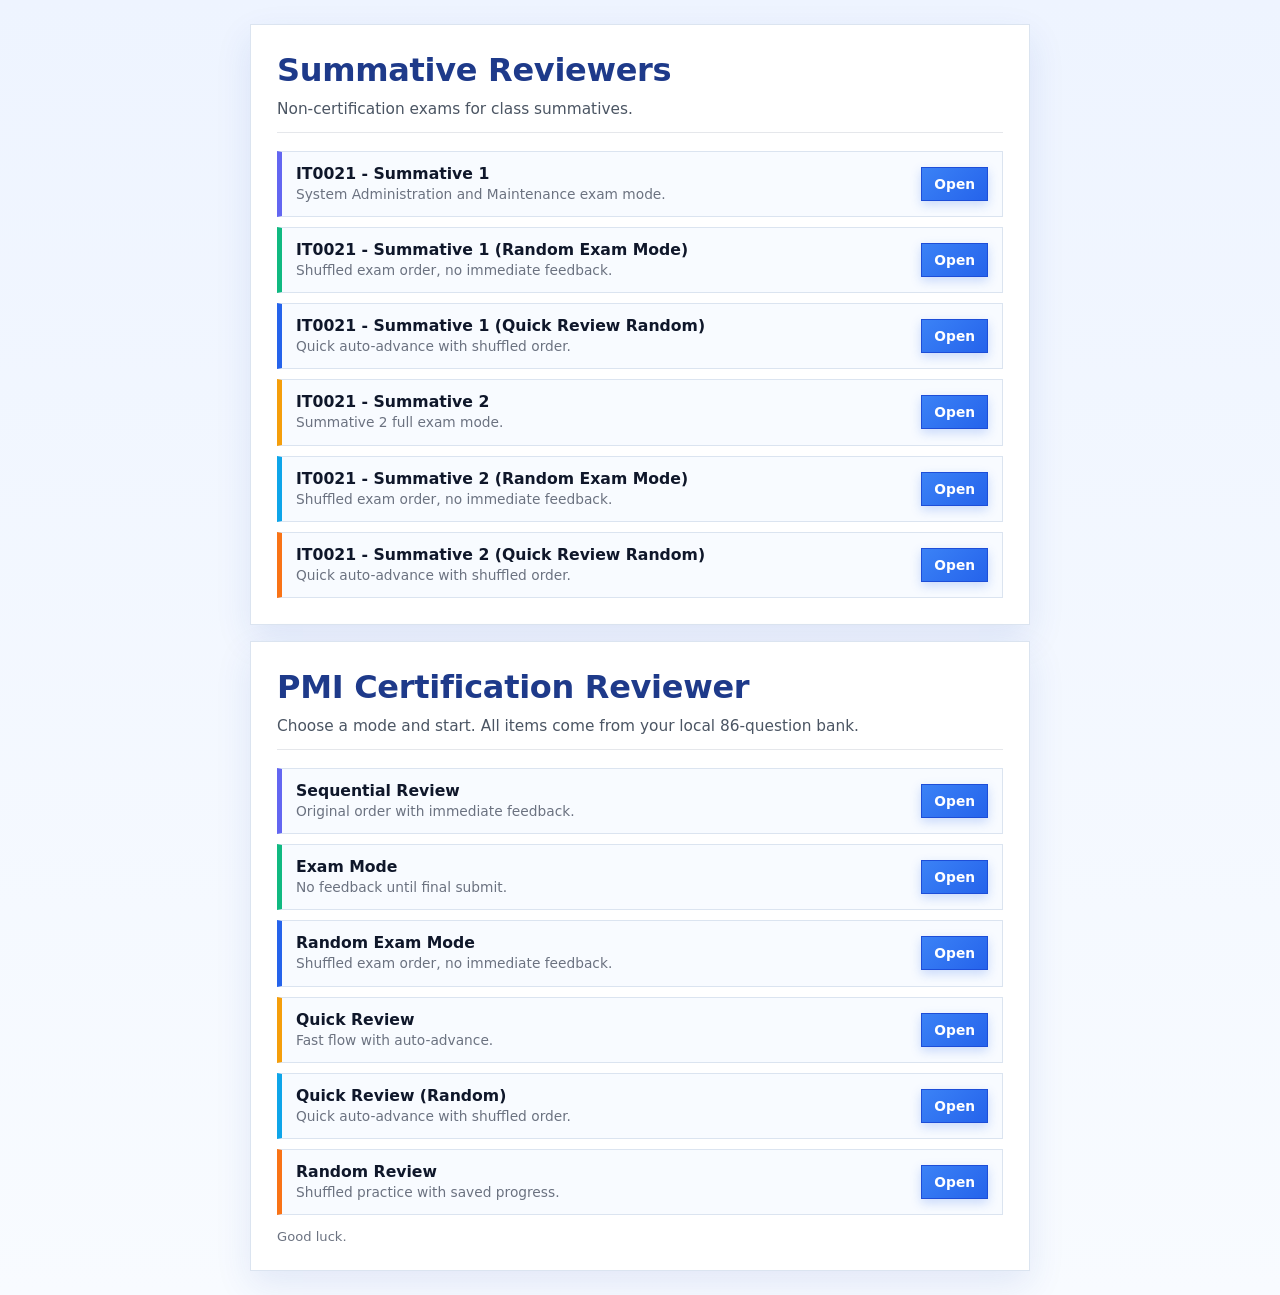
<file: index.html>
<!DOCTYPE html>
<html lang="en">
<head>
  <meta charset="UTF-8" />
  <meta name="viewport" content="width=device-width, initial-scale=1.0" />
  <title>PMI Certification Reviewer</title>
  <style>
    * { box-sizing: border-box; margin: 0; padding: 0; }

    body {
      font-family: "Segoe UI", system-ui, -apple-system, sans-serif;
      background: linear-gradient(180deg, #eef4ff 0%, #f8fbff 100%);
      color: #1f2937;
      min-height: 100vh;
      display: grid;
      place-items: center;
      padding: 24px;
    }

    .wrap {
      width: min(780px, 100%);
    }

    .panels {
      display: grid;
      gap: 16px;
    }

    .panel {
      background: #ffffff;
      border: 1px solid #dbe4f0;
      border-radius: 0;
      padding: 26px;
      box-shadow: 0 14px 34px rgba(30, 64, 175, 0.10);
    }

    h1 {
      font-size: clamp(1.5rem, 3.5vw, 2rem);
      margin-bottom: 8px;
      letter-spacing: -0.3px;
      color: #1e3a8a;
    }

    .sub {
      color: #4b5563;
      margin-bottom: 18px;
      line-height: 1.6;
      font-size: 0.96rem;
      padding-bottom: 10px;
      border-bottom: 1px solid #e5e7eb;
    }

    .modes {
      display: grid;
      gap: 10px;
    }

    .mode {
      display: flex;
      justify-content: space-between;
      align-items: center;
      gap: 14px;
      padding: 12px 14px;
      border: 1px solid #dbe4f0;
      border-radius: 0;
      background: #f8fbff;
      border-left-width: 5px;
    }

    .mode:nth-child(1) { border-left-color: #6366f1; }
    .mode:nth-child(2) { border-left-color: #10b981; }
    .mode:nth-child(3) { border-left-color: #2563eb; }
    .mode:nth-child(4) { border-left-color: #f59e0b; }
    .mode:nth-child(5) { border-left-color: #0ea5e9; }
    .mode:nth-child(6) { border-left-color: #f97316; }

    .mode-main {
      min-width: 0;
    }

    .mode-title {
      font-weight: 800;
      font-size: 0.98rem;
      margin-bottom: 2px;
      color: #0f172a;
    }

    .mode-desc {
      color: #6b7280;
      font-size: 0.86rem;
      line-height: 1.4;
    }

    .btn {
      flex-shrink: 0;
      text-decoration: none;
      font-size: 0.86rem;
      font-weight: 700;
      color: #ffffff;
      background: linear-gradient(135deg, #3b82f6 0%, #2563eb 100%);
      border: 1px solid #1d4ed8;
      border-radius: 0;
      padding: 8px 12px;
      box-shadow: 0 4px 10px rgba(37, 99, 235, 0.22);
    }

    .btn:hover {
      filter: brightness(1.05);
    }

    .foot {
      margin-top: 14px;
      color: #6b7280;
      font-size: 0.82rem;
    }

    @media (max-width: 680px) {
      .panel { padding: 20px; }
      .mode { flex-direction: column; align-items: stretch; }
      .btn { text-align: center; }
    }
  </style>
</head>
<body>
  <main class="wrap">
    <div class="panels">
      <section class="panel">
        <h1>Summative Reviewers</h1>
        <p class="sub">Non-certification exams for class summatives.</p>

        <div class="modes">
          <article class="mode">
            <div class="mode-main">
              <div class="mode-title">IT0021 - Summative 1</div>
              <div class="mode-desc">System Administration and Maintenance exam mode.</div>
            </div>
            <a class="btn" href="exams/it0021-summative-1.html">Open</a>
          </article>

          <article class="mode">
            <div class="mode-main">
              <div class="mode-title">IT0021 - Summative 1 (Random Exam Mode)</div>
              <div class="mode-desc">Shuffled exam order, no immediate feedback.</div>
            </div>
            <a class="btn" href="exams/it0021-summative-1-exam-random.html">Open</a>
          </article>

          <article class="mode">
            <div class="mode-main">
              <div class="mode-title">IT0021 - Summative 1 (Quick Review Random)</div>
              <div class="mode-desc">Quick auto-advance with shuffled order.</div>
            </div>
            <a class="btn" href="exams/it0021-summative-1-quick-random.html">Open</a>
          </article>

          <article class="mode">
            <div class="mode-main">
              <div class="mode-title">IT0021 - Summative 2</div>
              <div class="mode-desc">Summative 2 full exam mode.</div>
            </div>
            <a class="btn" href="exams/it0021-summative-2.html">Open</a>
          </article>

          <article class="mode">
            <div class="mode-main">
              <div class="mode-title">IT0021 - Summative 2 (Random Exam Mode)</div>
              <div class="mode-desc">Shuffled exam order, no immediate feedback.</div>
            </div>
            <a class="btn" href="exams/it0021-summative-2-exam-random.html">Open</a>
          </article>

          <article class="mode">
            <div class="mode-main">
              <div class="mode-title">IT0021 - Summative 2 (Quick Review Random)</div>
              <div class="mode-desc">Quick auto-advance with shuffled order.</div>
            </div>
            <a class="btn" href="exams/it0021-summative-2-quick-random.html">Open</a>
          </article>
        </div>
      </section>

      <section class="panel">
        <h1>PMI Certification Reviewer</h1>
        <p class="sub">Choose a mode and start. All items come from your local 86-question bank.</p>

        <div class="modes">
          <article class="mode">
            <div class="mode-main">
              <div class="mode-title">Sequential Review</div>
              <div class="mode-desc">Original order with immediate feedback.</div>
            </div>
            <a class="btn" href="exams/pmi.html">Open</a>
          </article>

          <article class="mode">
            <div class="mode-main">
              <div class="mode-title">Exam Mode</div>
              <div class="mode-desc">No feedback until final submit.</div>
            </div>
            <a class="btn" href="exams/pmi-exam.html">Open</a>
          </article>

          <article class="mode">
            <div class="mode-main">
              <div class="mode-title">Random Exam Mode</div>
              <div class="mode-desc">Shuffled exam order, no immediate feedback.</div>
            </div>
            <a class="btn" href="exams/pmi-exam-random.html">Open</a>
          </article>

          <article class="mode">
            <div class="mode-main">
              <div class="mode-title">Quick Review</div>
              <div class="mode-desc">Fast flow with auto-advance.</div>
            </div>
            <a class="btn" href="exams/pmi-quick.html">Open</a>
          </article>

          <article class="mode">
            <div class="mode-main">
              <div class="mode-title">Quick Review (Random)</div>
              <div class="mode-desc">Quick auto-advance with shuffled order.</div>
            </div>
            <a class="btn" href="exams/pmi-quick-random.html">Open</a>
          </article>

          <article class="mode">
            <div class="mode-main">
              <div class="mode-title">Random Review</div>
              <div class="mode-desc">Shuffled practice with saved progress.</div>
            </div>
            <a class="btn" href="exams/pmi-random.html">Open</a>
          </article>
        </div>

        <p class="foot">Good luck.</p>
      </section>
    </div>
  </main>
</body>
</html>
</file>
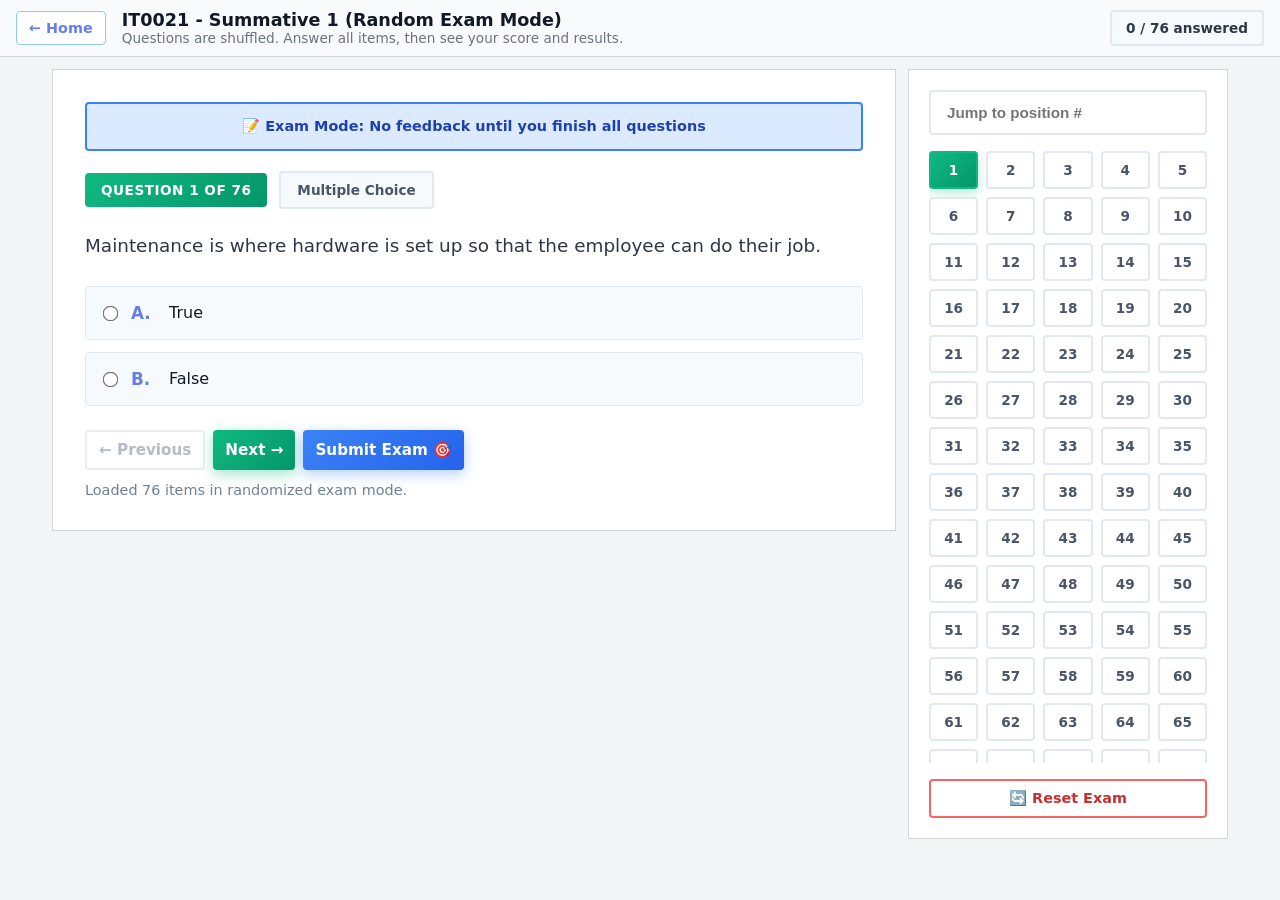
<file: exams/it0021-summative-1-exam-random.html>
<!DOCTYPE html>
<html lang="en">
<head>
  <meta charset="UTF-8" />
  <meta name="viewport" content="width=device-width, initial-scale=1.0" />
  <title>IT0021 - Summative 1 (Random Exam Mode)</title>
  <style>
    * { box-sizing: border-box; margin: 0; padding: 0; }

    body {
      font-family: 'Segoe UI', system-ui, -apple-system, sans-serif;
      background: linear-gradient(135deg, #f5f7fa 0%, #c3cfe2 100%);
      color: #1a202c;
      min-height: 100vh;
    }
    .topbar {
      position: sticky;
      top: 0;
      z-index: 20;
      background: #ffffff;
      border-bottom: 2px solid #e2e8f0;
      padding: 16px 24px;
      display: flex;
      align-items: center;
      gap: 16px;
      flex-wrap: wrap;
      box-shadow: 0 4px 12px rgba(0,0,0,0.05);
    }
    .back {
      text-decoration: none;
      color: #667eea;
      padding: 10px 18px;
      border: 2px solid #667eea;
      border-radius: 12px;
      background: #ffffff;
      font-size: .9rem;
      font-weight: 700;
      transition: all 0.3s ease;
    }
    .back:hover {
      background: #667eea;
      color: #ffffff;
      transform: translateX(-2px);
    }
    .title { font-size: 1.1rem; font-weight: 900; color: #1a202c; }
    .sub { font-size: .85rem; color: #4a5568; }
    .stats { margin-left: auto; display: flex; gap: 10px; flex-wrap: wrap; }
    .pill {
      padding: 8px 14px;
      border-radius: 100px;
      background: #f7fafc;
      border: 2px solid #e2e8f0;
      font-size: .85rem;
      font-weight: 700;
      color: #2d3748;
    }

    .app {
      max-width: 1200px;
      margin: 0 auto;
      padding: 24px;
      display: grid;
      grid-template-columns: 1fr 320px;
      gap: 24px;
      align-items: start;
    }
    @media (max-width: 860px) {
      .app { grid-template-columns: 1fr; }
      .side { position: static !important; }
    }

    .card {
      background: #ffffff;
      border: 2px solid #e2e8f0;
      border-radius: 20px;
      box-shadow: 0 10px 30px rgba(0,0,0,0.08);
    }

    .qcard { padding: 32px; }
    .qmeta { display: flex; gap: 12px; align-items: center; margin-bottom: 20px; flex-wrap: wrap; }
    .badge {
      padding: 9px 16px;
      border-radius: 100px;
      font-size: .85rem;
      font-weight: 800;
      background: linear-gradient(135deg, #10b981 0%, #059669 100%);
      color: #ffffff;
      text-transform: uppercase;
      letter-spacing: 0.5px;
    }
    .qtype {
      padding: 9px 16px;
      border-radius: 100px;
      font-size: .85rem;
      background: #f7fafc;
      border: 2px solid #e2e8f0;
      color: #4a5568;
      font-weight: 700;
    }
    .qtext {
      font-size: clamp(1rem,2vw,1.15rem);
      line-height: 1.8;
      margin-bottom: 24px;
      color: #2d3748;
      font-weight: 500;
    }

    .options { display: grid; gap: 12px; }
    .opt {
      border: 2px solid #e2e8f0;
      background: #f7fafc;
      border-radius: 16px;
      padding: 16px 18px;
      display: flex;
      gap: 14px;
      align-items: flex-start;
      cursor: pointer;
      transition: all 0.2s ease;
    }
    .opt:hover {
      border-color: #667eea;
      background: #edf2f7;
      transform: translateX(4px);
    }
    .opt input { margin-top: 4px; transform: scale(1.2); cursor: pointer; }
    .opt.selected {
      border-color: #10b981;
      background: #d1fae5;
    }
    .opt.correct {
      border-color: #48bb78;
      background: #f0fff4;
    }
    .opt.wrong {
      border-color: #f56565;
      background: #fff5f5;
    }
    .opt.disabled { pointer-events: none; cursor: default; }
    .opt-letter {
      font-weight: 900;
      min-width: 24px;
      color: #667eea;
      font-size: 1.05rem;
    }

    .study {
      border: 2px dashed #cbd5e0;
      border-radius: 16px;
      padding: 20px;
      background: #f7fafc;
      line-height: 1.8;
      color: #2d3748;
    }
    .study-answer {
      margin-top: 16px;
      padding: 18px;
      border-radius: 16px;
      border: 2px solid #10b981;
      background: #edf2f7;
      white-space: pre-wrap;
      display: none;
      color: #2d3748;
      font-weight: 500;
    }
    .study-answer.show { display: block; }

    .actions { display: flex; gap: 12px; margin-top: 24px; flex-wrap: wrap; }
    button {
      border: 0;
      border-radius: 14px;
      padding: 13px 22px;
      font-size: .95rem;
      font-weight: 800;
      cursor: pointer;
      font-family: inherit;
      transition: all 0.3s ease;
    }
    button:hover:not(:disabled) {
      transform: translateY(-2px);
      box-shadow: 0 8px 20px rgba(0,0,0,0.15);
    }
    button:disabled { opacity: .4; cursor: not-allowed; }
    .b-secondary {
      background: #ffffff;
      color: #4a5568;
      border: 2px solid #cbd5e0;
    }
    .b-secondary:hover:not(:disabled) {
      border-color: #667eea;
      color: #667eea;
    }
    .b-primary {
      background: linear-gradient(135deg, #10b981 0%, #059669 100%);
      color: #ffffff;
      box-shadow: 0 4px 14px rgba(16,185,129,0.4);
    }
    .b-finish {
      background: linear-gradient(135deg, #3b82f6 0%, #2563eb 100%);
      color: #ffffff;
      box-shadow: 0 4px 14px rgba(59,130,246,0.4);
    }

    .result {
      margin-top: 20px;
      padding: 18px;
      border-radius: 16px;
      border: 2px solid #cbd5e0;
      background: #f7fafc;
      line-height: 1.7;
      display: none;
      color: #2d3748;
    }
    .result.show { display: block; }

    .side { padding: 20px; position: sticky; top: 100px; }
    .search {
      width: 100%;
      padding: 12px 16px;
      border-radius: 14px;
      border: 2px solid #e2e8f0;
      background: #ffffff;
      color: #2d3748;
      margin-bottom: 16px;
      font-size: .95rem;
      font-weight: 600;
      transition: all 0.2s ease;
    }
    .search:focus {
      outline: none;
      border-color: #667eea;
      box-shadow: 0 0 0 3px rgba(102,126,234,0.1);
    }
    .grid {
      display: grid;
      grid-template-columns: repeat(5, 1fr);
      gap: 8px;
      max-height: 68vh;
      overflow: auto;
    }
    .nav {
      padding: 11px 0;
      border-radius: 12px;
      border: 2px solid #e2e8f0;
      background: #ffffff;
      color: #4a5568;
      font-weight: 800;
      cursor: pointer;
      font-size: .85rem;
      transition: all 0.2s ease;
    }
    .nav:hover {
      border-color: #667eea;
      transform: scale(1.05);
    }
    .nav.current {
      background: linear-gradient(135deg, #10b981 0%, #059669 100%);
      border-color: #10b981;
      color: #ffffff;
      box-shadow: 0 4px 12px rgba(16,185,129,0.3);
    }
    .nav.answered {
      background: #d1fae5;
      border-color: #10b981;
      color: #065f46;
    }
    .nav.done {
      background: #f0fff4;
      border-color: #48bb78;
      color: #22543d;
    }
    .nav.wrong {
      background: #fff5f5;
      border-color: #f56565;
      color: #742a2a;
    }
    .nav.study {
      background: #fffaf0;
      border-color: #ed8936;
      color: #7c2d12;
    }

    .status {
      margin-top: 12px;
      color: #718096;
      font-size: .9rem;
    }

    .reset-btn {
      width: 100%;
      margin-top: 16px;
      padding: 12px 16px;
      border-radius: 14px;
      border: 2px solid #f56565;
      background: #ffffff;
      color: #c53030;
      font-size: .9rem;
      font-weight: 800;
      cursor: pointer;
      transition: all 0.3s ease;
      font-family: inherit;
    }
    .reset-btn:hover {
      background: #fff5f5;
      transform: translateY(-2px);
      box-shadow: 0 4px 12px rgba(245,101,101,0.3);
    }

    .results-page {
      display: none;
      padding: 32px;
    }
    .results-page.show { display: block; }
    .score-card {
      text-align: center;
      padding: 40px;
      background: linear-gradient(135deg, #10b981 0%, #059669 100%);
      border-radius: 20px;
      color: #ffffff;
      margin-bottom: 32px;
    }
    .score-card.fail {
      background: linear-gradient(135deg, #f56565 0%, #ef4444 100%);
    }
    .score-big {
      font-size: 4rem;
      font-weight: 900;
      margin: 16px 0;
    }
    .score-label {
      font-size: 1.2rem;
      opacity: 0.95;
    }

    .review-section {
      margin-top: 24px;
    }
    .review-title {
      font-size: 1.3rem;
      font-weight: 800;
      margin-bottom: 16px;
      color: #1a202c;
    }
    .review-item {
      padding: 16px;
      border-radius: 14px;
      border: 2px solid #e2e8f0;
      background: #f7fafc;
      margin-bottom: 12px;
    }
    .review-item.correct {
      border-color: #48bb78;
      background: #f0fff4;
    }
    .review-item.wrong {
      border-color: #f56565;
      background: #fff5f5;
    }
    .review-q {
      font-weight: 700;
      margin-bottom: 8px;
      color: #2d3748;
    }
    .review-ans {
      font-size: 0.9rem;
      color: #4a5568;
      line-height: 1.6;
    }
    .review-exp {
      margin-top: 8px;
      padding-top: 8px;
      border-top: 1px solid #cbd5e0;
      font-size: 0.88rem;
      color: #718096;
      font-style: italic;
    }

    .exam-mode-notice {
      margin-bottom: 20px;
      padding: 14px 18px;
      border-radius: 14px;
      background: #dbeafe;
      border: 2px solid #3b82f6;
      color: #1e40af;
      font-size: .9rem;
      font-weight: 600;
      text-align: center;
    }
  </style>
  <link rel="stylesheet" href="./pmi-clean.css" />
</head>
<body>
  <div class="topbar">
    <a href="../index.html" class="back">← Home</a>
    <div>
      <div class="title">IT0021 - Summative 1 (Random Exam Mode)</div>
      <div class="sub">Questions are shuffled. Answer all items, then see your score and results.</div>
    </div>
    <div class="stats">
      <div class="pill" id="pillProgress">0 / 0 answered</div>
    </div>
  </div>

  <div class="app">
    <main class="card qcard">
      <div id="questionView">
        <div class="exam-mode-notice">
          📝 Exam Mode: No feedback until you finish all questions
        </div>
        <div class="qmeta">
          <span class="badge" id="qNumber">Question -</span>
          <span class="qtype" id="qType">Loading...</span>
        </div>
        <p class="qtext" id="qText">Loading questions...</p>
        <div id="contentArea"></div>
        <div class="actions">
          <button class="b-secondary" id="prevBtn">← Previous</button>
          <button class="b-primary" id="nextBtn">Next →</button>
          <button class="b-finish" id="submitBtn">Submit Exam 🎯</button>
        </div>
        <div class="status" id="loadStatus">Loaded local question bank.</div>
      </div>

      <div id="resultsView" class="results-page">
        <div class="score-card" id="scoreCard">
          <div class="score-label">Your Score</div>
          <div class="score-big" id="scoreBig">--</div>
          <div class="score-label" id="scoreText">-- out of --</div>
        </div>

        <div class="review-section">
          <div class="review-title">✅ Correct Answers (<span id="correctCount">0</span>)</div>
          <div id="correctList"></div>
        </div>

        <div class="review-section">
          <div class="review-title">❌ Incorrect Answers (<span id="wrongCount">0</span>)</div>
          <div id="wrongList"></div>
        </div>

        <div class="actions">
          <button class="b-secondary" id="retakeBtn">Retake Exam</button>
          <button class="b-primary" onclick="window.location.href='../index.html'">Back to Home</button>
        </div>
      </div>
    </main>

    <aside class="card side">
      <input class="search" id="jumpInput" placeholder="Jump to position #" inputmode="numeric" />
      <div class="grid" id="navGrid"></div>
      <button class="reset-btn" id="resetBtn">🔄 Reset Exam</button>
    </aside>
  </div>

  <script src="./it0021-summative-1-questions.js"></script>
  <script src="./pmi-interactive.js"></script>
  <script>
    const STORAGE_KEY = "it0021-summative-1-random-exam-v1";
    const LAST_SCORE_KEY = "it0021-summative-1-random-last-score-v1";
    const sourceQuestions = Array.isArray(window.IT0021_SUMMATIVE_1_QUESTIONS) ? window.IT0021_SUMMATIVE_1_QUESTIONS : [];
    let questions = [];
    let state = { current: 0, answers: {}, viewedStudy: {}, interactiveAnswers: {}, questionOrder: [], finished: false };

    function shuffleArray(array) {
      const shuffled = [...array];
      for (let i = shuffled.length - 1; i > 0; i--) {
        const j = Math.floor(Math.random() * (i + 1));
        [shuffled[i], shuffled[j]] = [shuffled[j], shuffled[i]];
      }
      return shuffled;
    }

    try {
      const saved = JSON.parse(localStorage.getItem(STORAGE_KEY) || "null");
      if (saved && typeof saved === "object" && Array.isArray(saved.questionOrder) && saved.questionOrder.length === sourceQuestions.length) {
        state = {
          current: Number.isInteger(saved.current) ? saved.current : 0,
          answers: saved.answers || {},
          viewedStudy: saved.viewedStudy || {},
          interactiveAnswers: saved.interactiveAnswers || {},
          questionOrder: saved.questionOrder,
          finished: saved.finished || false
        };
        questions = state.questionOrder.map(idx => sourceQuestions[idx]);
      } else {
        questions = shuffleArray(sourceQuestions);
        state.questionOrder = questions.map(q => sourceQuestions.indexOf(q));
      }
    } catch {
      questions = shuffleArray(sourceQuestions);
      state.questionOrder = questions.map(q => sourceQuestions.indexOf(q));
    }

    const $ = id => document.getElementById(id);
    const qNumber = $("qNumber"), qType = $("qType"), qText = $("qText"), contentArea = $("contentArea"),
          prevBtn = $("prevBtn"), nextBtn = $("nextBtn"), submitBtn = $("submitBtn"),
          navGrid = $("navGrid"), jumpInput = $("jumpInput"), loadStatus = $("loadStatus"),
          pillProgress = $("pillProgress"), resetBtn = $("resetBtn"),
          questionView = $("questionView"), resultsView = $("resultsView"),
          scoreCard = $("scoreCard"), scoreBig = $("scoreBig"), scoreText = $("scoreText"),
          correctCount = $("correctCount"), wrongCount = $("wrongCount"),
          correctList = $("correctList"), wrongList = $("wrongList"),
          retakeBtn = $("retakeBtn");

    function save() {
      localStorage.setItem(STORAGE_KEY, JSON.stringify(state));
    }

    function isInteractiveType(q) {
      return q.type === "match" || q.type === "order" || q.type === "classify";
    }

    function evaluateQuestion(q) {
      if (q.type === "mcq") {
        const ans = state.answers[q.number];
        return {
          answered: !!ans,
          correct: !!ans && !!ans.correct,
          selected: ans?.selected || null
        };
      }

      if (q.type === "match") {
        const saved = state.interactiveAnswers[q.number] || {};
        const allFilled = q.pairs.every((_, i) => !!saved[i]);
        const correct = allFilled && q.pairs.every((p, i) => saved[i] === p.left);
        return {
          answered: Object.keys(saved).length > 0,
          correct,
          response: saved
        };
      }

      if (q.type === "order") {
        const savedOrder = state.interactiveAnswers[q.number]?.order || [];
        const correct = savedOrder.length === q.items.length && savedOrder.every((item, i) => item === q.items[i]);
        return {
          answered: savedOrder.length > 0,
          correct,
          response: savedOrder
        };
      }

      if (q.type === "classify") {
        const savedBuckets = state.interactiveAnswers[q.number]?.buckets || {};
        const placedCount = Object.values(savedBuckets).reduce((sum, arr) => sum + (Array.isArray(arr) ? arr.length : 0), 0);
        const allPlacedCorrectly = q.items.every(it => Array.isArray(savedBuckets[it.category]) && savedBuckets[it.category].includes(it.text));
        const noExtras = q.categories.every(cat => (savedBuckets[cat] || []).every(text => q.items.some(it => it.text === text && it.category === cat)));
        const correct = placedCount === q.items.length && allPlacedCorrectly && noExtras;
        return {
          answered: placedCount > 0,
          correct,
          response: savedBuckets
        };
      }

      return { answered: !!state.viewedStudy[q.number], correct: false };
    }

    function getScorableQuestions() {
      return questions.filter(q => q.type === "mcq" || isInteractiveType(q));
    }

    function getEvaluatedScorableQuestions() {
      return getScorableQuestions().map(q => ({ q, result: evaluateQuestion(q) }));
    }

    function getExamScoreSnapshot() {
      const evaluated = getEvaluatedScorableQuestions();
      const correctCountValue = evaluated.filter(x => x.result.correct).length;
      const totalCountValue = evaluated.length;
      const percentValue = totalCountValue > 0 ? Math.round((correctCountValue / totalCountValue) * 100) : 0;
      return {
        correct: correctCountValue,
        total: totalCountValue,
        percent: percentValue
      };
    }

    function renderBottomStatus() {
      const baseText = `Loaded ${questions.length} items in randomized exam mode.`;
      try {
        const previous = JSON.parse(localStorage.getItem(LAST_SCORE_KEY) || "null");
        if (previous && Number.isFinite(previous.percent) && Number.isFinite(previous.correct) && Number.isFinite(previous.total)) {
          loadStatus.textContent = `${baseText} Previous score: ${previous.percent}% (${previous.correct}/${previous.total}).`;
          return;
        }
      } catch {}
      loadStatus.textContent = baseText;
    }

    function updateStats() {
      const total = questions.length;
      const answeredMcq = Object.keys(state.answers).length;
      const viewedStudy = Object.values(state.viewedStudy).filter(Boolean).length;
      const answered = answeredMcq + viewedStudy;
      pillProgress.textContent = `${answered} / ${total} answered`;
    }

    function renderNav() {
      navGrid.innerHTML = "";
      questions.forEach((q, index) => {
        const b = document.createElement("button");
        b.className = "nav";
        b.textContent = index + 1;
        if (index === state.current && !state.finished) b.classList.add("current");

        if (state.finished) {
          if (q.type === "mcq" && state.answers[q.number]) {
            b.classList.add(state.answers[q.number].correct ? "done" : "wrong");
          }
          if (isInteractiveType(q)) {
            const interactiveResult = evaluateQuestion(q);
            b.classList.add(interactiveResult.correct ? "done" : "wrong");
          } else if (q.type !== "mcq" && state.viewedStudy[q.number]) {
            b.classList.add("study");
          }
        } else {
          if (q.type === "mcq" && state.answers[q.number]) b.classList.add("answered");
          if (q.type !== "mcq" && state.viewedStudy[q.number]) b.classList.add("answered");
        }

        b.onclick = () => {
          if (!state.finished) {
            state.current = index;
            save();
            render();
          }
        };
        navGrid.appendChild(b);
      });
    }

    function renderMCQ(q) {
      const wrap = document.createElement("div");
      wrap.className = "options";
      const existing = state.answers[q.number];
      Object.entries(q.options).forEach(([key, value]) => {
        const label = document.createElement("label");
        label.className = "opt";
        const isSelected = existing && existing.selected === key;
        if (isSelected) label.classList.add("selected");
        if (existing) label.classList.add("disabled");
        label.innerHTML = `<input type="radio" name="opt" value="${key}" ${isSelected ? "checked" : ""} ${existing ? "disabled" : ""} /><span class="opt-letter">${key}.</span><span>${value}</span>`;
        if (!existing) {
          label.onclick = () => {
            wrap.querySelectorAll(".opt").forEach(o => o.classList.remove("selected"));
            label.classList.add("selected");
          };
        }
        wrap.appendChild(label);
      });
      contentArea.appendChild(wrap);
    }

    function renderStudy(q) {
      if (PMI_INTERACTIVE.isInteractive(q)) {
        PMI_INTERACTIVE.render(q, contentArea, false, () => {});

        const checkBtn = contentArea.querySelector(".ia-check-btn");
        if (checkBtn) checkBtn.remove();

        const helper = document.createElement("div");
        helper.className = "status";
        helper.style.marginTop = "10px";
        helper.textContent = "Exam mode: no instant checking. Your response is submitted when you click Next or Submit Exam.";
        contentArea.appendChild(helper);

        restoreInteractiveAnswer(q);
        return;
      }
      const box = document.createElement("div");
      box.className = "study";
      box.innerHTML = `<strong>Study Item</strong><br/>${q.question}<br/><br/><em>Click Next to mark as viewed</em>`;
      contentArea.appendChild(box);
    }

    function render() {
      if (state.finished) {
        showResults();
        return;
      }

      if (!questions.length) return;
      if (state.current < 0) state.current = 0;
      if (state.current > questions.length - 1) state.current = questions.length - 1;

      const q = questions[state.current];
      qNumber.textContent = `Question ${state.current + 1} of ${questions.length}`;
      qType.textContent = q.type === "mcq" ? "Multiple Choice" : q.type === "order" ? "Ordering" : q.type === "match" ? "Matching" : q.type === "classify" ? "Classification" : "Study Item";
      qText.textContent = q.question;

      contentArea.innerHTML = "";

      if (q.type === "mcq") renderMCQ(q);
      else renderStudy(q);

      prevBtn.disabled = state.current === 0;
      nextBtn.disabled = state.current === questions.length - 1;

      updateStats();
      renderNav();
      save();
    }

    function submitCurrentQuestion() {
      const q = questions[state.current];
      if (!q) return;

      if (q.type === "mcq") {
        if (state.answers[q.number]) return;
        const selected = contentArea.querySelector('input[name="opt"]:checked');
        if (selected) {
          state.answers[q.number] = {
            selected: selected.value,
            correct: selected.value === q.answer
          };
          save();
        }
        return;
      }

      captureInteractiveAnswer(q);
      if (!state.viewedStudy[q.number]) {
        state.viewedStudy[q.number] = true;
        save();
      }
    }

    function captureInteractiveAnswer(q) {
      if (q.type === "match") {
        const slots = contentArea.querySelectorAll(".match-slot[data-idx]");
        if (!slots.length) return;

        const answer = {};
        slots.forEach(slot => {
          const idx = slot.dataset.idx;
          const text = (slot.textContent || "").trim();
          if (text && text !== "— place here —" && !text.includes("place here")) {
            answer[idx] = text;
          }
        });

        state.interactiveAnswers[q.number] = answer;
        save();
        return;
      }

      if (q.type === "order") {
        const orderedItems = [...contentArea.querySelectorAll('.order-item span[style*="flex:1"]')]
          .map(el => (el.textContent || "").trim())
          .filter(Boolean);
        state.interactiveAnswers[q.number] = { order: orderedItems };
        save();
        return;
      }

      if (q.type === "classify") {
        const buckets = {};
        contentArea.querySelectorAll(".classify-bucket").forEach(bucket => {
          const title = (bucket.querySelector(".classify-bucket-title")?.textContent || "").trim();
          if (!title) return;
          buckets[title] = [...bucket.querySelectorAll(".classify-placed-item")]
            .map(el => (el.textContent || "").replace("✕", "").trim())
            .filter(Boolean);
        });
        state.interactiveAnswers[q.number] = { buckets };
        save();
      }
    }

    function restoreInteractiveAnswer(q) {
      if (q.type !== "match") return;
      const savedAnswer = state.interactiveAnswers[q.number];
      if (!savedAnswer || typeof savedAnswer !== "object") return;

      Object.entries(savedAnswer).forEach(([idx, value]) => {
        const safeValue = String(value).replace(/"/g, "\\\"");
        const chip = contentArea.querySelector(`.match-chip[data-val="${safeValue}"]`);
        const row = contentArea.querySelector(`.match-row .match-slot[data-idx="${idx}"]`)?.closest(".match-row");
        if (chip && row) {
          chip.click();
          row.click();
        }
      });
    }

    function showResults() {
      questionView.style.display = "none";
      resultsView.classList.add("show");

      const evaluated = getEvaluatedScorableQuestions();
      const correct = evaluated.filter(x => x.result.correct);
      const wrong = evaluated.filter(x => !x.result.correct);
      const scoreSnapshot = getExamScoreSnapshot();
      const total = scoreSnapshot.total;
      const score = scoreSnapshot.correct;
      const percentage = scoreSnapshot.percent;

      scoreBig.textContent = `${percentage}%`;
      scoreText.textContent = `${score} out of ${total} correct`;
      correctCount.textContent = correct.length;
      wrongCount.textContent = wrong.length;

      if (percentage >= 70) {
        scoreCard.classList.remove("fail");
      } else {
        scoreCard.classList.add("fail");
      }

      correctList.innerHTML = "";
      correct.forEach(({ q, result }) => {
        const item = document.createElement("div");
        item.className = "review-item correct";
        if (q.type === "mcq") {
          item.innerHTML = `
            <div class="review-q">Q${q.number}: ${q.question}</div>
            <div class="review-ans">✅ Your answer: <strong>${result.selected}. ${q.options[result.selected]}</strong></div>
            ${q.explanation ? `<div class="review-exp">${q.explanation}</div>` : ''}
          `;
        } else {
          item.innerHTML = `
            <div class="review-q">Q${q.number}: ${q.question}</div>
            <div class="review-ans">✅ Your interactive response is correct.</div>
            ${q.explanation ? `<div class="review-exp">${q.explanation}</div>` : ''}
          `;
        }
        correctList.appendChild(item);
      });

      wrongList.innerHTML = "";
      wrong.forEach(({ q, result }) => {
        const item = document.createElement("div");
        item.className = "review-item wrong";
        if (q.type === "mcq") {
          const hasAnswer = !!result.selected;
          item.innerHTML = `
            <div class="review-q">Q${q.number}: ${q.question}</div>
            <div class="review-ans">
              ${hasAnswer
                ? `❌ Your answer: <strong>${result.selected}. ${q.options[result.selected]}</strong><br/>`
                : `❌ Your answer: <strong>(unanswered)</strong><br/>`}
              ✅ Correct answer: <strong>${q.answer}. ${q.options[q.answer]}</strong>
            </div>
            ${q.explanation ? `<div class="review-exp">${q.explanation}</div>` : ''}
          `;
        } else {
          item.innerHTML = `
            <div class="review-q">Q${q.number}: ${q.question}</div>
            <div class="review-ans">❌ Your interactive response is incomplete or incorrect.</div>
            ${q.explanation ? `<div class="review-exp">${q.explanation}</div>` : ''}
          `;
        }
        wrongList.appendChild(item);
      });

      renderNav();
    }

    prevBtn.onclick = () => {
      if (state.current > 0) {
        state.current -= 1;
        render();
      }
    };

    submitBtn.onclick = () => {
      submitCurrentQuestion();
      const answered = Object.keys(state.answers).length + Object.values(state.viewedStudy).filter(Boolean).length;
      const total = questions.length;
      const unanswered = total - answered;
      const msg = unanswered > 0
        ? `You have ${unanswered} unanswered question(s). Submit anyway and see your score?`
        : "Submit the exam and see your results?";
      if (confirm(msg)) {
        state.finished = true;
        save();
        showResults();
      }
    };

    nextBtn.onclick = () => {
      submitCurrentQuestion();
      if (state.current < questions.length - 1) {
        state.current += 1;
        render();
      }
    };

    jumpInput.onkeydown = (e) => {
      if (e.key !== "Enter") return;
      const num = parseInt(jumpInput.value, 10);
      if (!Number.isNaN(num) && num >= 1 && num <= questions.length) {
        state.current = num - 1;
        render();
      }
      jumpInput.value = "";
    };

    resetBtn.onclick = () => {
      const confirmed = confirm("Reset the exam? This will clear all your answers and start fresh.");
      if (confirmed) {
        localStorage.removeItem(STORAGE_KEY);
        questions = shuffleArray(sourceQuestions);
        state = {
          current: 0,
          answers: {},
          viewedStudy: {},
          interactiveAnswers: {},
          questionOrder: questions.map(q => sourceQuestions.indexOf(q)),
          finished: false
        };
        location.reload();
      }
    };

    retakeBtn.onclick = () => {
      const previousScore = getExamScoreSnapshot();
      localStorage.setItem(LAST_SCORE_KEY, JSON.stringify(previousScore));
      localStorage.removeItem(STORAGE_KEY);
      questions = shuffleArray(sourceQuestions);
      state = {
        current: 0,
        answers: {},
        viewedStudy: {},
        interactiveAnswers: {},
        questionOrder: questions.map(q => sourceQuestions.indexOf(q)),
        finished: false
      };
      resultsView.classList.remove("show");
      questionView.style.display = "block";
      renderBottomStatus();
      render();
    };

    document.addEventListener("keydown", (e) => {
      if (state.finished) return;
      if (e.key === "ArrowRight" && state.current < questions.length - 1) {
        nextBtn.click();
      }
      if (e.key === "ArrowLeft" && state.current > 0) {
        state.current--;
        render();
      }
    });

    if (questions.length > 0) {
      renderBottomStatus();
      if (state.finished) {
        showResults();
      } else {
        render();
      }
    } else {
      loadStatus.textContent = "Failed to load local question bank.";
      qType.textContent = "Load Error";
      qText.textContent = "Could not load local question data. Ensure exams/it0021-summative-1-questions.js is available.";
      prevBtn.disabled = true;
      nextBtn.disabled = true;
    }
  </script>
</body>
</html>
</file>
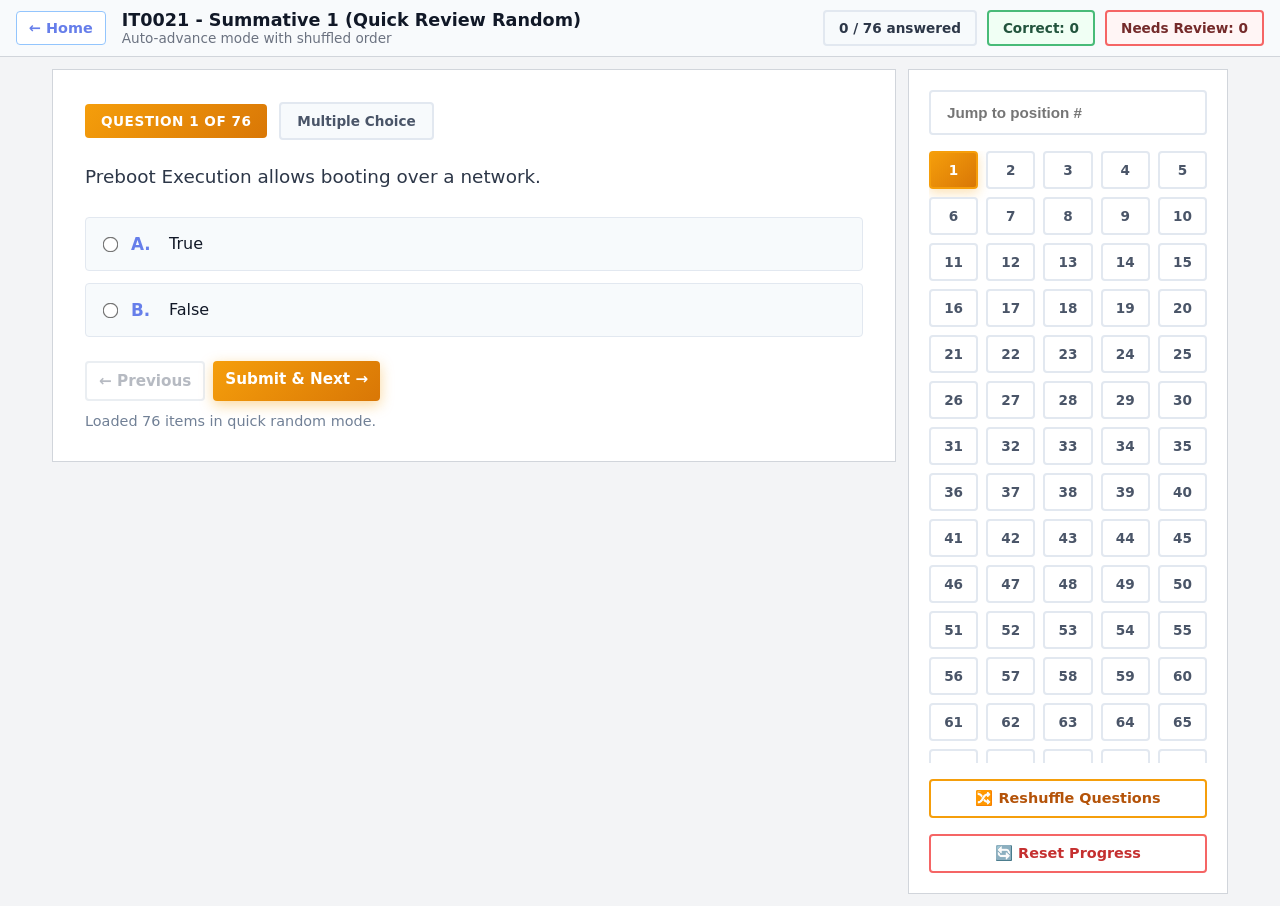
<file: exams/it0021-summative-1-quick-random.html>
<!DOCTYPE html>
<html lang="en">
<head>
  <meta charset="UTF-8" />
  <meta name="viewport" content="width=device-width, initial-scale=1.0" />
  <title>IT0021 - Summative 1 (Quick Review Random)</title>
  <style>
    * { box-sizing: border-box; margin: 0; padding: 0; }

    body {
      font-family: 'Segoe UI', system-ui, -apple-system, sans-serif;
      background: linear-gradient(135deg, #f5f7fa 0%, #c3cfe2 100%);
      color: #1a202c;
      min-height: 100vh;
    }
    .topbar {
      position: sticky;
      top: 0;
      z-index: 20;
      background: #ffffff;
      border-bottom: 2px solid #e2e8f0;
      padding: 16px 24px;
      display: flex;
      align-items: center;
      gap: 16px;
      flex-wrap: wrap;
      box-shadow: 0 4px 12px rgba(0,0,0,0.05);
    }
    .back {
      text-decoration: none;
      color: #667eea;
      padding: 10px 18px;
      border: 2px solid #667eea;
      border-radius: 12px;
      background: #ffffff;
      font-size: .9rem;
      font-weight: 700;
      transition: all 0.3s ease;
    }
    .back:hover {
      background: #667eea;
      color: #ffffff;
      transform: translateX(-2px);
    }
    .title { font-size: 1.1rem; font-weight: 900; color: #1a202c; }
    .sub { font-size: .85rem; color: #4a5568; }
    .stats { margin-left: auto; display: flex; gap: 10px; flex-wrap: wrap; }
    .pill {
      padding: 8px 14px;
      border-radius: 100px;
      background: #f7fafc;
      border: 2px solid #e2e8f0;
      font-size: .85rem;
      font-weight: 700;
      color: #2d3748;
    }

    .app {
      max-width: 1200px;
      margin: 0 auto;
      padding: 24px;
      display: grid;
      grid-template-columns: 1fr 320px;
      gap: 24px;
      align-items: start;
    }
    @media (max-width: 860px) {
      .app { grid-template-columns: 1fr; }
      .side { position: static !important; }
    }

    .card {
      background: #ffffff;
      border: 2px solid #e2e8f0;
      border-radius: 20px;
      box-shadow: 0 10px 30px rgba(0,0,0,0.08);
    }

    .qcard { padding: 32px; }
    .qmeta { display: flex; gap: 12px; align-items: center; margin-bottom: 20px; flex-wrap: wrap; }
    .badge {
      padding: 9px 16px;
      border-radius: 100px;
      font-size: .85rem;
      font-weight: 800;
      background: linear-gradient(135deg, #f59e0b 0%, #d97706 100%);
      color: #ffffff;
      text-transform: uppercase;
      letter-spacing: 0.5px;
    }
    .qtype {
      padding: 9px 16px;
      border-radius: 100px;
      font-size: .85rem;
      background: #f7fafc;
      border: 2px solid #e2e8f0;
      color: #4a5568;
      font-weight: 700;
    }
    .qtext {
      font-size: clamp(1rem,2vw,1.15rem);
      line-height: 1.8;
      margin-bottom: 24px;
      color: #2d3748;
      font-weight: 500;
    }

    .options { display: grid; gap: 12px; }
    .opt {
      border: 2px solid #e2e8f0;
      background: #f7fafc;
      border-radius: 16px;
      padding: 16px 18px;
      display: flex;
      gap: 14px;
      align-items: flex-start;
      cursor: pointer;
      transition: all 0.2s ease;
    }
    .opt:hover {
      border-color: #667eea;
      background: #edf2f7;
      transform: translateX(4px);
    }
    .opt input { margin-top: 4px; transform: scale(1.2); cursor: pointer; }
    .opt.correct {
      border-color: #48bb78;
      background: #f0fff4;
    }
    .opt.wrong {
      border-color: #f56565;
      background: #fff5f5;
    }
    .opt.disabled { pointer-events: none; cursor: default; }
    .opt-letter {
      font-weight: 900;
      min-width: 24px;
      color: #667eea;
      font-size: 1.05rem;
    }

    .study {
      border: 2px dashed #cbd5e0;
      border-radius: 16px;
      padding: 20px;
      background: #f7fafc;
      line-height: 1.8;
      color: #2d3748;
    }
    .study-answer {
      margin-top: 16px;
      padding: 18px;
      border-radius: 16px;
      border: 2px solid #667eea;
      background: #edf2f7;
      white-space: pre-wrap;
      display: none;
      color: #2d3748;
      font-weight: 500;
    }
    .study-answer.show { display: block; }

    .actions { display: flex; gap: 12px; margin-top: 24px; flex-wrap: wrap; }
    button {
      border: 0;
      border-radius: 14px;
      padding: 13px 22px;
      font-size: .95rem;
      font-weight: 800;
      cursor: pointer;
      font-family: inherit;
      transition: all 0.3s ease;
    }
    button:hover:not(:disabled) {
      transform: translateY(-2px);
      box-shadow: 0 8px 20px rgba(0,0,0,0.15);
    }
    button:disabled { opacity: .4; cursor: not-allowed; }
    .b-secondary {
      background: #ffffff;
      color: #4a5568;
      border: 2px solid #cbd5e0;
    }
    .b-secondary:hover:not(:disabled) {
      border-color: #667eea;
      color: #667eea;
    }
    .b-primary {
      background: linear-gradient(135deg, #f59e0b 0%, #d97706 100%);
      color: #ffffff;
      box-shadow: 0 4px 14px rgba(245,158,11,0.4);
    }
    .b-reveal {
      background: linear-gradient(135deg, #f59e0b 0%, #d97706 100%);
      color: #ffffff;
      box-shadow: 0 4px 14px rgba(245,158,11,0.4);
    }

    .result {
      margin-top: 20px;
      padding: 18px;
      border-radius: 16px;
      border: 2px solid #cbd5e0;
      background: #f7fafc;
      line-height: 1.7;
      display: none;
      color: #2d3748;
    }
    .result.show { display: block; }
    .result.correct {
      border-color: #48bb78;
      background: #f0fff4;
      color: #22543d;
    }
    .result.wrong {
      border-color: #f56565;
      background: #fff5f5;
      color: #742a2a;
    }

    .side { padding: 20px; position: sticky; top: 100px; }
    .search {
      width: 100%;
      padding: 12px 16px;
      border-radius: 14px;
      border: 2px solid #e2e8f0;
      background: #ffffff;
      color: #2d3748;
      margin-bottom: 16px;
      font-size: .95rem;
      font-weight: 600;
      transition: all 0.2s ease;
    }
    .search:focus {
      outline: none;
      border-color: #667eea;
      box-shadow: 0 0 0 3px rgba(102,126,234,0.1);
    }
    .grid {
      display: grid;
      grid-template-columns: repeat(5, 1fr);
      gap: 8px;
      max-height: 68vh;
      overflow: auto;
    }
    .nav {
      padding: 11px 0;
      border-radius: 12px;
      border: 2px solid #e2e8f0;
      background: #ffffff;
      color: #4a5568;
      font-weight: 800;
      cursor: pointer;
      font-size: .85rem;
      transition: all 0.2s ease;
    }
    .nav:hover {
      border-color: #667eea;
      transform: scale(1.05);
    }
    .nav.current {
      background: linear-gradient(135deg, #f59e0b 0%, #d97706 100%);
      border-color: #f59e0b;
      color: #ffffff;
      box-shadow: 0 4px 12px rgba(245,158,11,0.3);
    }
    .nav.done {
      background: #f0fff4;
      border-color: #48bb78;
      color: #22543d;
    }
    .nav.wrong {
      background: #fff5f5;
      border-color: #f56565;
      color: #742a2a;
    }
    .nav.study {
      background: #fffaf0;
      border-color: #ed8936;
      color: #7c2d12;
    }

    .status {
      margin-top: 12px;
      color: #718096;
      font-size: .9rem;
    }

    .reset-btn {
      width: 100%;
      margin-top: 16px;
      padding: 12px 16px;
      border-radius: 14px;
      border: 2px solid #f56565;
      background: #ffffff;
      color: #c53030;
      font-size: .9rem;
      font-weight: 800;
      cursor: pointer;
      transition: all 0.3s ease;
      font-family: inherit;
    }
    .reset-btn:hover {
      background: #fff5f5;
      transform: translateY(-2px);
      box-shadow: 0 4px 12px rgba(245,101,101,0.3);
    }

    .shuffle-btn {
      width: 100%;
      margin-top: 16px;
      padding: 12px 16px;
      border-radius: 14px;
      border: 2px solid #f59e0b;
      background: #ffffff;
      color: #b45309;
      font-size: .9rem;
      font-weight: 800;
      cursor: pointer;
      transition: all 0.3s ease;
      font-family: inherit;
    }
    .shuffle-btn:hover {
      background: #fffaf0;
      transform: translateY(-2px);
      box-shadow: 0 4px 12px rgba(245,158,11,0.3);
    }

    .auto-next-notice {
      margin-top: 12px;
      padding: 12px 16px;
      border-radius: 14px;
      background: #fef3c7;
      border: 2px solid #fbbf24;
      color: #92400e;
      font-size: .88rem;
      font-weight: 600;
      text-align: center;
    }
  </style>
  <link rel="stylesheet" href="./pmi-clean.css" />
</head>
<body>
  <div class="topbar">
    <a href="../index.html" class="back">← Home</a>
    <div>
      <div class="title">IT0021 - Summative 1 (Quick Review Random)</div>
      <div class="sub">Auto-advance mode with shuffled order</div>
    </div>
    <div class="stats">
      <div class="pill" id="pillProgress">0 / 0 answered</div>
      <div class="pill" id="pillCorrect" style="color:#22543d;background:#f0fff4;border-color:#48bb78">Correct: 0</div>
      <div class="pill" id="pillWrong" style="color:#742a2a;background:#fff5f5;border-color:#f56565">Needs Review: 0</div>
    </div>
  </div>

  <div class="app">
    <main class="card qcard">
      <div class="qmeta">
        <span class="badge" id="qNumber">Question -</span>
        <span class="qtype" id="qType">Loading...</span>
      </div>
      <p class="qtext" id="qText">Loading questions...</p>
      <div id="contentArea"></div>
      <div class="actions">
        <button class="b-secondary" id="prevBtn">← Previous</button>
        <button class="b-primary" id="submitBtn">Submit & Next →</button>
        <button class="b-reveal" id="revealBtn" style="display:none">Reveal & Next →</button>
      </div>
      <div class="result" id="resultBox"></div>
      <div class="auto-next-notice" id="autoNextNotice" style="display:none;">
        ⚡ Auto-advancing in <span id="countdown">2</span> seconds...
      </div>
      <div class="status" id="loadStatus">Loaded local question bank.</div>
    </main>

    <aside class="card side">
      <input class="search" id="jumpInput" placeholder="Jump to position #" inputmode="numeric" />
      <div class="grid" id="navGrid"></div>
      <button class="shuffle-btn" id="shuffleBtn">🔀 Reshuffle Questions</button>
      <button class="reset-btn" id="resetBtn">🔄 Reset Progress</button>
    </aside>
  </div>

  <script src="./it0021-summative-1-questions.js"></script>
  <script src="./pmi-interactive.js"></script>
  <script>
    const STORAGE_KEY = "it0021-summative-1-quick-random-v1";
    const sourceQuestions = Array.isArray(window.IT0021_SUMMATIVE_1_QUESTIONS) ? window.IT0021_SUMMATIVE_1_QUESTIONS : [];
    let questions = [];
    let state = { current: 0, answers: {}, viewedStudy: {}, interactiveResults: {}, interactiveAnswers: {}, questionOrder: [] };
    let autoAdvanceTimer = null;

    function shuffleArray(array) {
      const shuffled = [...array];
      for (let i = shuffled.length - 1; i > 0; i--) {
        const j = Math.floor(Math.random() * (i + 1));
        [shuffled[i], shuffled[j]] = [shuffled[j], shuffled[i]];
      }
      return shuffled;
    }

    try {
      const saved = JSON.parse(localStorage.getItem(STORAGE_KEY) || "null");
      if (saved && typeof saved === "object" && Array.isArray(saved.questionOrder) && saved.questionOrder.length === sourceQuestions.length) {
        state = {
          current: Number.isInteger(saved.current) ? saved.current : 0,
          answers: saved.answers || {},
          viewedStudy: saved.viewedStudy || {},
          interactiveResults: saved.interactiveResults || {},
          interactiveAnswers: saved.interactiveAnswers || {},
          questionOrder: saved.questionOrder
        };
        questions = state.questionOrder.map(idx => sourceQuestions[idx]);
      } else {
        questions = shuffleArray(sourceQuestions);
        state.questionOrder = questions.map(q => sourceQuestions.indexOf(q));
      }
    } catch {
      questions = shuffleArray(sourceQuestions);
      state.questionOrder = questions.map(q => sourceQuestions.indexOf(q));
    }

    const $ = id => document.getElementById(id);
    const qNumber = $("qNumber"), qType = $("qType"), qText = $("qText"), contentArea = $("contentArea"),
          resultBox = $("resultBox"), prevBtn = $("prevBtn"), submitBtn = $("submitBtn"),
          revealBtn = $("revealBtn"), navGrid = $("navGrid"), jumpInput = $("jumpInput"), loadStatus = $("loadStatus"),
          pillProgress = $("pillProgress"), pillCorrect = $("pillCorrect"), pillWrong = $("pillWrong"),
          resetBtn = $("resetBtn"), shuffleBtn = $("shuffleBtn"), autoNextNotice = $("autoNextNotice"), countdown = $("countdown");

    function save() {
      localStorage.setItem(STORAGE_KEY, JSON.stringify(state));
    }

    function clearAutoAdvance() {
      if (autoAdvanceTimer) {
        clearInterval(autoAdvanceTimer);
        autoAdvanceTimer = null;
      }
      autoNextNotice.style.display = "none";
    }

    function startAutoAdvance() {
      clearAutoAdvance();
      if (state.current === questions.length - 1) return;

      let timeLeft = 2;
      countdown.textContent = timeLeft;
      autoNextNotice.style.display = "block";

      autoAdvanceTimer = setInterval(() => {
        timeLeft--;
        countdown.textContent = timeLeft;
        if (timeLeft <= 0) {
          clearAutoAdvance();
          if (state.current < questions.length - 1) {
            state.current++;
            render();
          }
        }
      }, 1000);
    }

    function updateStats() {
      const total = questions.length;
      const answeredMcq = Object.values(state.answers).length;
      const viewedStudy = Object.values(state.viewedStudy).filter(Boolean).length;
      const answered = answeredMcq + viewedStudy;
      const interactive = Object.values(state.interactiveResults || {});
      const correct = Object.values(state.answers).filter(x => x.correct).length + interactive.filter(x => x && x.correct).length;
      const wrong = Object.values(state.answers).filter(x => !x.correct).length + interactive.filter(x => x && !x.correct).length;
      pillProgress.textContent = `${answered} / ${total} answered`;
      pillCorrect.textContent = `Correct: ${correct}`;
      pillWrong.textContent = `Needs Review: ${wrong}`;
    }

    function renderNav() {
      navGrid.innerHTML = "";
      questions.forEach((q, index) => {
        const b = document.createElement("button");
        b.className = "nav";
        b.textContent = index + 1;
        if (index === state.current) b.classList.add("current");
        if (q.type === "mcq" && state.answers[q.number]) b.classList.add(state.answers[q.number].correct ? "done" : "wrong");
        if (q.type !== "mcq" && state.viewedStudy[q.number]) {
          if (PMI_INTERACTIVE.isInteractive(q) && state.interactiveResults[q.number]) {
            b.classList.add(state.interactiveResults[q.number].correct ? "done" : "wrong");
          } else {
            b.classList.add("study");
          }
        }
        b.onclick = () => {
          clearAutoAdvance();
          state.current = index;
          save();
          render();
        };
        navGrid.appendChild(b);
      });
    }

    function renderMCQ(q) {
      const wrap = document.createElement("div");
      wrap.className = "options";
      Object.entries(q.options).forEach(([key, value]) => {
        const label = document.createElement("label");
        label.className = "opt";
        label.innerHTML = `<input type="radio" name="opt" value="${key}" /><span class="opt-letter">${key}.</span><span>${value}</span>`;
        wrap.appendChild(label);
      });
      contentArea.appendChild(wrap);

      const existing = state.answers[q.number];
      if (existing) {
        wrap.querySelectorAll(".opt").forEach(opt => {
          const input = opt.querySelector("input");
          opt.classList.add("disabled");
          input.disabled = true;
          if (input.value === existing.selected) input.checked = true;
          if (input.value === q.answer) opt.classList.add("correct");
          if (input.value === existing.selected && !existing.correct) opt.classList.add("wrong");
        });

        resultBox.className = `result show ${existing.correct ? "correct" : "wrong"}`;
        resultBox.innerHTML = `<strong>${existing.correct ? "✓ Correct!" : "✗ Incorrect"}</strong><br/>Correct answer: <strong>${q.answer}. ${q.options[q.answer]}</strong><div style="margin-top:10px;color:#4a5568">${q.explanation || ""}</div>`;
        submitBtn.style.display = "inline-flex";
        submitBtn.disabled = true;
        submitBtn.textContent = "Already Answered";
      } else {
        resultBox.className = "result";
        resultBox.innerHTML = "";
        submitBtn.style.display = "inline-flex";
        submitBtn.disabled = false;
        submitBtn.textContent = "Submit & Next →";
      }

      revealBtn.style.display = "none";
    }

    function renderStudy(q) {
      if (PMI_INTERACTIVE.isInteractive(q)) {
        const completed = !!state.viewedStudy[q.number] && !!state.interactiveResults[q.number];
        PMI_INTERACTIVE.render(q, contentArea, completed, (isCorrect, response) => {
          state.viewedStudy[q.number] = true;
          state.interactiveResults[q.number] = { correct: !!isCorrect };
          if (response) state.interactiveAnswers[q.number] = response;
          save();
          updateStats();
          renderNav();
          startAutoAdvance();
        }, state.interactiveAnswers[q.number]);
        submitBtn.style.display = "none";
        revealBtn.style.display = "none";
        return;
      }
      const box = document.createElement("div");
      box.className = "study";
      box.textContent = q.question;
      const ans = document.createElement("div");
      ans.className = "study-answer" + (state.viewedStudy[q.number] ? " show" : "");
      ans.textContent = q.answerText || "";
      box.appendChild(ans);
      contentArea.appendChild(box);

      submitBtn.style.display = "none";
      revealBtn.style.display = "inline-flex";
      revealBtn.textContent = state.viewedStudy[q.number] ? "Answer Revealed" : "Reveal & Next →";
      revealBtn.disabled = !!state.viewedStudy[q.number];

      if (state.viewedStudy[q.number]) {
        resultBox.className = "result show correct";
        resultBox.innerHTML = `<strong>Answer revealed.</strong><div style="margin-top:10px;color:#4a5568">${q.explanation || ""}</div>`;
      } else {
        resultBox.className = "result";
        resultBox.innerHTML = "";
      }
    }

    function render() {
      clearAutoAdvance();
      if (!questions.length) return;
      if (state.current < 0) state.current = 0;
      if (state.current > questions.length - 1) state.current = questions.length - 1;

      const q = questions[state.current];
      qNumber.textContent = `Question ${state.current + 1} of ${questions.length}`;
      qType.textContent = q.type === "mcq" ? "Multiple Choice" : q.type === "order" ? "Ordering" : q.type === "match" ? "Matching" : q.type === "classify" ? "Classification" : "Study Item";
      qText.textContent = q.question;

      contentArea.innerHTML = "";
      resultBox.className = "result";
      resultBox.innerHTML = "";

      if (q.type === "mcq") renderMCQ(q);
      else renderStudy(q);

      prevBtn.disabled = state.current === 0;
      updateStats();
      renderNav();
      save();
    }

    prevBtn.onclick = () => {
      clearAutoAdvance();
      if (state.current > 0) {
        state.current -= 1;
        render();
      }
    };

    submitBtn.onclick = () => {
      const q = questions[state.current];
      const selected = contentArea.querySelector('input[name="opt"]:checked');
      if (!selected) {
        resultBox.className = "result show wrong";
        resultBox.innerHTML = "<strong>Please select an answer first.</strong>";
        return;
      }
      state.answers[q.number] = { selected: selected.value, correct: selected.value === q.answer };
      save();

      const wrap = contentArea.querySelector(".options");
      wrap.querySelectorAll(".opt").forEach(opt => {
        const input = opt.querySelector("input");
        opt.classList.add("disabled");
        input.disabled = true;
        if (input.value === q.answer) opt.classList.add("correct");
        if (input.value === selected.value && selected.value !== q.answer) opt.classList.add("wrong");
      });

      const isCorrect = selected.value === q.answer;
      resultBox.className = `result show ${isCorrect ? "correct" : "wrong"}`;
      resultBox.innerHTML = `<strong>${isCorrect ? "✓ Correct!" : "✗ Incorrect"}</strong><br/>Correct answer: <strong>${q.answer}. ${q.options[q.answer]}</strong><div style="margin-top:10px;color:#4a5568">${q.explanation || ""}</div>`;
      submitBtn.disabled = true;
      submitBtn.textContent = "Already Answered";
      updateStats();
      renderNav();

      startAutoAdvance();
    };

    revealBtn.onclick = () => {
      const q = questions[state.current];
      state.viewedStudy[q.number] = true;
      save();

      const ans = contentArea.querySelector(".study-answer");
      ans.classList.add("show");
      resultBox.className = "result show correct";
      resultBox.innerHTML = `<strong>Answer revealed.</strong><div style="margin-top:10px;color:#4a5568">${q.explanation || ""}</div>`;
      revealBtn.disabled = true;
      revealBtn.textContent = "Answer Revealed";
      updateStats();
      renderNav();

      startAutoAdvance();
    };

    jumpInput.onkeydown = (e) => {
      if (e.key !== "Enter") return;
      const num = parseInt(jumpInput.value, 10);
      if (!Number.isNaN(num) && num >= 1 && num <= questions.length) {
        clearAutoAdvance();
        state.current = num - 1;
        render();
      }
      jumpInput.value = "";
    };

    shuffleBtn.onclick = () => {
      const confirmed = confirm("Reshuffle all questions? This creates a new random order but keeps your progress by question number.");
      if (confirmed) {
        clearAutoAdvance();
        questions = shuffleArray(sourceQuestions);
        state.questionOrder = questions.map(q => sourceQuestions.indexOf(q));
        state.current = 0;
        render();
      }
    };

    resetBtn.onclick = () => {
      const confirmed = confirm("Are you sure you want to reset all progress? This will clear all your answers and cannot be undone.");
      if (confirmed) {
        clearAutoAdvance();
        localStorage.removeItem(STORAGE_KEY);
        questions = shuffleArray(sourceQuestions);
        state = { current: 0, answers: {}, viewedStudy: {}, interactiveResults: {}, interactiveAnswers: {}, questionOrder: questions.map(q => sourceQuestions.indexOf(q)) };
        render();
        alert("Progress has been reset!");
      }
    };

    document.addEventListener("keydown", (e) => {
      if (e.key === "ArrowRight" && state.current < questions.length - 1) {
        clearAutoAdvance();
        state.current++;
        render();
      }
      if (e.key === "ArrowLeft" && state.current > 0) {
        clearAutoAdvance();
        state.current--;
        render();
      }
    });

    if (questions.length > 0) {
      loadStatus.textContent = `Loaded ${questions.length} items in quick random mode.`;
      render();
    } else {
      loadStatus.textContent = "Failed to load local question bank.";
      qType.textContent = "Load Error";
      qText.textContent = "Could not load local question data. Ensure exams/it0021-summative-1-questions.js is available.";
      prevBtn.disabled = true;
      submitBtn.disabled = true;
    }
  </script>
</body>
</html>
</file>
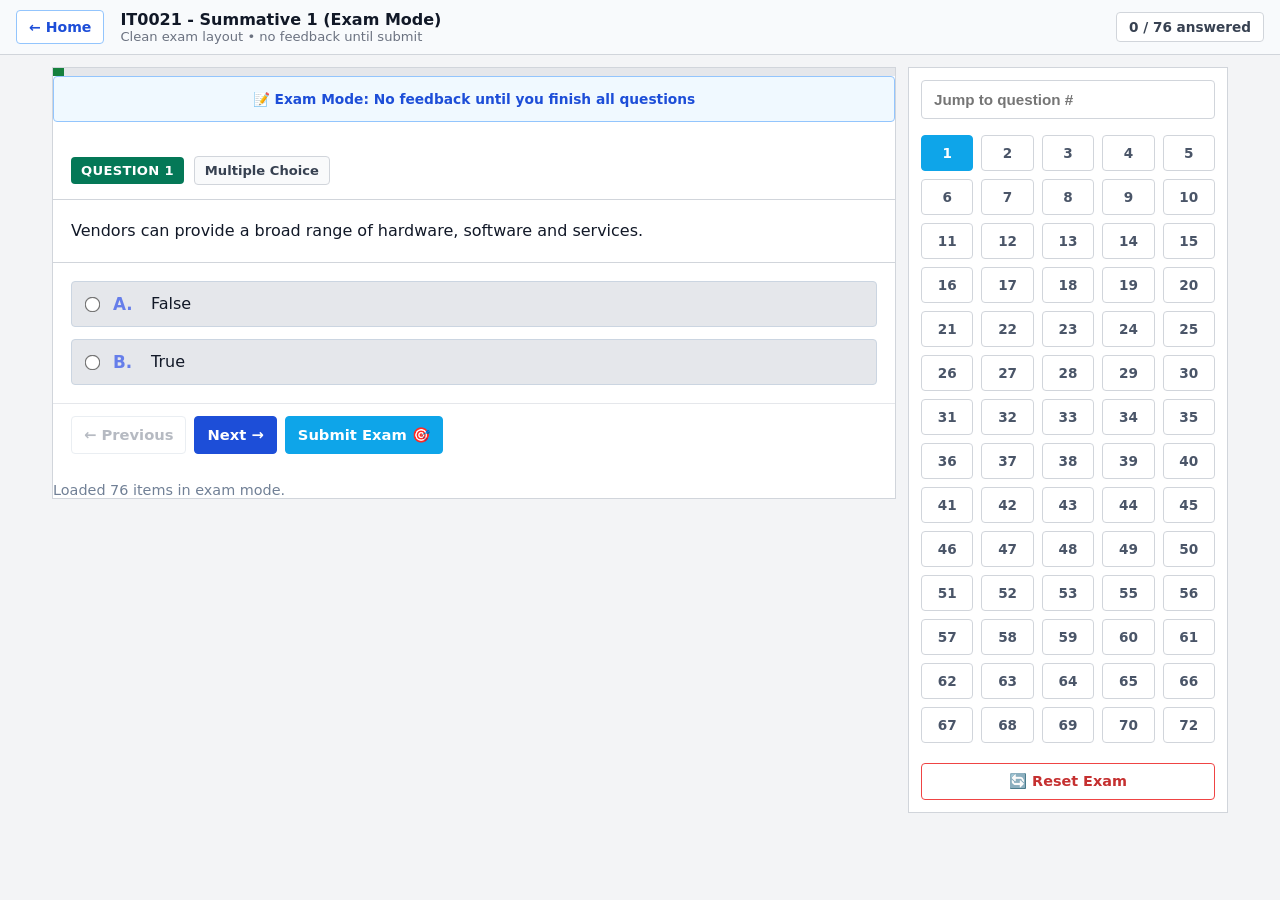
<file: exams/it0021-summative-1.html>
<!DOCTYPE html>
<html lang="en">
<head>
  <meta charset="UTF-8" />
  <meta name="viewport" content="width=device-width, initial-scale=1.0" />
  <title>IT0021 - Summative 1 (Exam Mode)</title>
  <style>
    * { box-sizing: border-box; margin: 0; padding: 0; }

    body {
      font-family: 'Segoe UI', system-ui, -apple-system, sans-serif;
      background: #f3f4f6;
      color: #111827;
      min-height: 100vh;
    }
    .topbar {
      position: sticky;
      top: 0;
      z-index: 20;
      background: #f8fafc;
      border-bottom: 1px solid #d1d5db;
      padding: 10px 16px;
      display: flex;
      align-items: center;
      gap: 16px;
      flex-wrap: wrap;
    }
    .back {
      text-decoration: none;
      color: #1d4ed8;
      padding: 8px 12px;
      border: 1px solid #93c5fd;
      border-radius: 4px;
      background: #ffffff;
      font-size: .88rem;
      font-weight: 700;
      transition: all 0.2s ease;
    }
    .back:hover {
      background: #1d4ed8;
      color: #ffffff;
    }
    .title { font-size: 1rem; font-weight: 800; color: #111827; }
    .sub { font-size: .82rem; color: #6b7280; }
    .stats { margin-left: auto; display: flex; gap: 10px; flex-wrap: wrap; }
    .pill {
      padding: 6px 12px;
      border-radius: 4px;
      background: #ffffff;
      border: 1px solid #d1d5db;
      font-size: .85rem;
      font-weight: 700;
      color: #374151;
    }

    .app {
      max-width: 1200px;
      margin: 0 auto;
      padding: 12px;
      display: grid;
      grid-template-columns: 1fr 320px;
      gap: 12px;
      align-items: start;
    }
    @media (max-width: 860px) {
      .app { grid-template-columns: 1fr; }
      .side { position: static !important; }
    }

    .card {
      background: #ffffff;
      border: 1px solid #d1d5db;
      border-radius: 0;
    }

    .qcard { padding: 0; overflow: hidden; }
    .qmeta { display: flex; gap: 10px; align-items: center; margin-bottom: 14px; flex-wrap: wrap; padding: 14px 18px 0; }
    .badge {
      padding: 6px 10px;
      border-radius: 4px;
      font-size: .82rem;
      font-weight: 800;
      background: #047857;
      color: #ffffff;
      text-transform: uppercase;
      letter-spacing: 0.3px;
    }
    .qtype {
      padding: 6px 10px;
      border-radius: 4px;
      font-size: .82rem;
      background: #f9fafb;
      border: 1px solid #d1d5db;
      color: #374151;
      font-weight: 700;
    }
    .qtext {
      font-size: 1rem;
      line-height: 1.6;
      margin: 0;
      padding: 18px;
      border-top: 1px solid #d1d5db;
      border-bottom: 1px solid #d1d5db;
      color: #111827;
      font-weight: 500;
      background: #ffffff;
    }

    .exam-progress {
      height: 8px;
      background: #e5e7eb;
      width: 100%;
    }
    .exam-progress-fill {
      height: 100%;
      width: 0%;
      background: #15803d;
      transition: width .2s ease;
    }

    #contentArea { padding: 18px; }

    .options { display: grid; gap: 12px; }
    .opt {
      border: 1px solid #cbd5e1;
      background: #e5e7eb;
      border-radius: 4px;
      padding: 12px 14px;
      display: flex;
      gap: 14px;
      align-items: flex-start;
      cursor: pointer;
      transition: background .15s ease, border-color .15s ease;
    }
    .opt:hover {
      border-color: #64748b;
      background: #d1d5db;
    }
    .opt input { margin-top: 4px; transform: scale(1.2); cursor: pointer; }
    .opt.selected {
      border-color: #1d4ed8;
      background: #dbeafe;
    }
    .opt.correct {
      border-color: #48bb78;
      background: #f0fff4;
    }
    .opt.wrong {
      border-color: #f56565;
      background: #fff5f5;
    }
    .opt.disabled { pointer-events: none; cursor: default; }
    .opt-letter {
      font-weight: 900;
      min-width: 24px;
      color: #667eea;
      font-size: 1.05rem;
    }

    .study {
      border: 1px dashed #9ca3af;
      border-radius: 4px;
      padding: 20px;
      background: #f9fafb;
      line-height: 1.8;
      color: #2d3748;
    }
    .study-answer {
      margin-top: 16px;
      padding: 18px;
      border-radius: 16px;
      border: 2px solid #10b981;
      background: #edf2f7;
      white-space: pre-wrap;
      display: none;
      color: #2d3748;
      font-weight: 500;
    }
    .study-answer.show { display: block; }

    .actions { display: flex; gap: 10px; margin: 0; padding: 12px 18px 16px; border-top: 1px solid #e5e7eb; flex-wrap: wrap; }
    button {
      border: 1px solid #cbd5e1;
      border-radius: 4px;
      padding: 9px 14px;
      font-size: .92rem;
      font-weight: 800;
      cursor: pointer;
      font-family: inherit;
      transition: all 0.15s ease;
    }
    button:hover:not(:disabled) {
      filter: brightness(0.98);
    }
    button:disabled { opacity: .4; cursor: not-allowed; }
    .b-secondary {
      background: #ffffff;
      color: #4a5568;
      border: 1px solid #cbd5e1;
    }
    .b-secondary:hover:not(:disabled) {
      border-color: #667eea;
      color: #667eea;
    }
    .b-primary {
      background: #1d4ed8;
      color: #ffffff;
      border-color: #1d4ed8;
    }
    .b-finish {
      background: #0ea5e9;
      color: #ffffff;
      border-color: #0ea5e9;
    }

    .result {
      margin-top: 20px;
      padding: 18px;
      border-radius: 16px;
      border: 2px solid #cbd5e0;
      background: #f7fafc;
      line-height: 1.7;
      display: none;
      color: #2d3748;
    }
    .result.show { display: block; }

    .side { padding: 12px; position: sticky; top: 72px; }
    .search {
      width: 100%;
      padding: 10px 12px;
      border-radius: 4px;
      border: 1px solid #d1d5db;
      background: #ffffff;
      color: #2d3748;
      margin-bottom: 16px;
      font-size: .95rem;
      font-weight: 600;
      transition: all 0.2s ease;
    }
    .search:focus {
      outline: none;
      border-color: #667eea;
      box-shadow: 0 0 0 3px rgba(102,126,234,0.1);
    }
    .grid {
      display: grid;
      grid-template-columns: repeat(5, 1fr);
      gap: 8px;
      max-height: 68vh;
      overflow: auto;
    }
    .nav {
      padding: 11px 0;
      border-radius: 4px;
      border: 1px solid #d1d5db;
      background: #ffffff;
      color: #4a5568;
      font-weight: 800;
      cursor: pointer;
      font-size: .85rem;
      transition: all 0.2s ease;
    }
    .nav:hover {
      border-color: #94a3b8;
    }
    .nav.current {
      background: #0ea5e9;
      border-color: #0ea5e9;
      color: #ffffff;
    }
    .nav.answered {
      background: #d1fae5;
      border-color: #10b981;
      color: #065f46;
    }
    .nav.done {
      background: #f0fff4;
      border-color: #48bb78;
      color: #22543d;
    }
    .nav.wrong {
      background: #fff5f5;
      border-color: #f56565;
      color: #742a2a;
    }
    .nav.study {
      background: #fffaf0;
      border-color: #ed8936;
      color: #7c2d12;
    }

    .status {
      margin-top: 12px;
      color: #718096;
      font-size: .9rem;
    }

    .reset-btn {
      width: 100%;
      margin-top: 16px;
      padding: 12px 16px;
      border-radius: 4px;
      border: 1px solid #ef4444;
      background: #ffffff;
      color: #c53030;
      font-size: .9rem;
      font-weight: 800;
      cursor: pointer;
      transition: all 0.3s ease;
      font-family: inherit;
    }
    .reset-btn:hover {
      background: #fff5f5;
    }

    .results-page {
      display: none;
      padding: 32px;
    }
    .results-page.show { display: block; }
    .score-card {
      text-align: center;
      padding: 26px;
      background: #065f46;
      border-radius: 0;
      color: #ffffff;
      margin-bottom: 32px;
    }
    .score-card.fail {
      background: #dc2626;
    }
    .score-big {
      font-size: 4rem;
      font-weight: 900;
      margin: 16px 0;
    }
    .score-label {
      font-size: 1.2rem;
      opacity: 0.95;
    }

    .review-section {
      margin-top: 24px;
    }
    .review-title {
      font-size: 1.3rem;
      font-weight: 800;
      margin-bottom: 16px;
      color: #1a202c;
    }
    .review-item {
      padding: 16px;
      border-radius: 14px;
      border: 2px solid #e2e8f0;
      background: #f7fafc;
      margin-bottom: 12px;
    }
    .review-item.correct {
      border-color: #48bb78;
      background: #f0fff4;
    }
    .review-item.wrong {
      border-color: #f56565;
      background: #fff5f5;
    }
    .review-q {
      font-weight: 700;
      margin-bottom: 8px;
      color: #2d3748;
    }
    .review-ans {
      font-size: 0.9rem;
      color: #4a5568;
      line-height: 1.6;
    }
    .review-exp {
      margin-top: 8px;
      padding-top: 8px;
      border-top: 1px solid #cbd5e0;
      font-size: 0.88rem;
      color: #718096;
      font-style: italic;
    }

    .exam-mode-notice {
      margin-bottom: 20px;
      padding: 14px 18px;
      border-radius: 0;
      background: #f0f9ff;
      border: 1px solid #93c5fd;
      color: #1d4ed8;
      font-size: .86rem;
      font-weight: 600;
      text-align: center;
    }

    @media (max-width: 700px) {
      .topbar {
        position: static;
        padding: 8px 10px;
        gap: 8px;
      }
      .back {
        padding: 6px 10px;
        font-size: .82rem;
      }
      .title { font-size: .92rem; }
      .sub { font-size: .76rem; }
      .stats {
        margin-left: 0;
        width: 100%;
        justify-content: flex-end;
      }
      .pill {
        padding: 5px 8px;
        font-size: .78rem;
      }

      .app {
        padding: 8px;
        gap: 8px;
      }
      .qmeta { padding: 10px 12px 0; margin-bottom: 10px; }
      .qtext { padding: 12px; font-size: .94rem; line-height: 1.5; }
      #contentArea { padding: 12px; }
      .actions { padding: 10px 12px 12px; gap: 8px; }
      button { padding: 8px 10px; font-size: .86rem; }
      .side { padding: 10px; }
      .grid { max-height: 42vh; }
      .exam-mode-notice { margin-bottom: 12px; padding: 10px 12px; font-size: .8rem; }
      .results-page { padding: 14px; }
      .score-big { font-size: 2.6rem; }
      .review-title { font-size: 1.05rem; }
    }

    @media (max-width: 480px) {
      .sub { display: none; }
      .qmeta { gap: 6px; }
      .badge, .qtype { font-size: .74rem; padding: 5px 8px; }
      .opt { padding: 10px; gap: 8px; }
      .opt-letter { min-width: 18px; font-size: .92rem; }
      .actions {
        display: grid;
        grid-template-columns: 1fr 1fr;
      }
      .actions .b-finish { grid-column: 1 / -1; }
      .nav { font-size: .8rem; padding: 8px 0; }
    }
  </style>
  <link rel="stylesheet" href="./pmi-clean.css" />
</head>
<body>
  <div class="topbar">
    <a href="../index.html" class="back">← Home</a>
    <div>
      <div class="title">IT0021 - Summative 1 (Exam Mode)</div>
      <div class="sub">Clean exam layout • no feedback until submit</div>
    </div>
    <div class="stats">
      <div class="pill" id="pillProgress">0 / 0 answered</div>
    </div>
  </div>

  <div class="app">
    <main class="card qcard">
      <div id="questionView">
        <div class="exam-progress"><div class="exam-progress-fill" id="examProgressFill"></div></div>
        <div class="exam-mode-notice">
          📝 Exam Mode: No feedback until you finish all questions
        </div>
        <div class="qmeta">
          <span class="badge" id="qNumber">Question -</span>
          <span class="qtype" id="qType">Loading...</span>
        </div>
        <p class="qtext" id="qText">Loading questions...</p>
        <div id="contentArea"></div>
        <div class="actions">
          <button class="b-secondary" id="prevBtn">← Previous</button>
          <button class="b-primary" id="nextBtn">Next →</button>
          <button class="b-finish" id="submitBtn">Submit Exam 🎯</button>
        </div>
        <div class="status" id="loadStatus">Loaded local question bank.</div>
      </div>

      <div id="resultsView" class="results-page">
        <div class="score-card" id="scoreCard">
          <div class="score-label">Your Score</div>
          <div class="score-big" id="scoreBig">--</div>
          <div class="score-label" id="scoreText">-- out of --</div>
        </div>

        <div class="review-section">
          <div class="review-title">✅ Correct Answers (<span id="correctCount">0</span>)</div>
          <div id="correctList"></div>
        </div>

        <div class="review-section">
          <div class="review-title">❌ Incorrect Answers (<span id="wrongCount">0</span>)</div>
          <div id="wrongList"></div>
        </div>

        <div class="actions">
          <button class="b-secondary" id="retakeBtn">Retake Exam</button>
          <button class="b-primary" onclick="window.location.href='../index.html'">Back to Home</button>
        </div>
      </div>
    </main>

    <aside class="card side">
      <input class="search" id="jumpInput" placeholder="Jump to question #" inputmode="numeric" />
      <div class="grid" id="navGrid"></div>
      <button class="reset-btn" id="resetBtn">🔄 Reset Exam</button>
    </aside>
  </div>

  <script src="./it0021-summative-1-questions.js"></script>
  <script src="./pmi-interactive.js"></script>
  <script>
    const STORAGE_KEY = "it0021-summative-1-exam-v1";
    const LAST_SCORE_KEY = "it0021-summative-1-last-score-v1";
    const questions = Array.isArray(window.IT0021_SUMMATIVE_1_QUESTIONS) ? window.IT0021_SUMMATIVE_1_QUESTIONS : [];
    let state = { current: 0, answers: {}, viewedStudy: {}, interactiveAnswers: {}, finished: false };

    try {
      const saved = JSON.parse(localStorage.getItem(STORAGE_KEY) || "null");
      if (saved && typeof saved === "object") {
        state = {
          current: Number.isInteger(saved.current) ? saved.current : 0,
          answers: saved.answers || {},
          viewedStudy: saved.viewedStudy || {},
          interactiveAnswers: saved.interactiveAnswers || {},
          finished: saved.finished || false
        };
      }
    } catch {}

    const $ = id => document.getElementById(id);
    const qNumber = $("qNumber"), qType = $("qType"), qText = $("qText"), contentArea = $("contentArea"),
          prevBtn = $("prevBtn"), nextBtn = $("nextBtn"), submitBtn = $("submitBtn"),
          navGrid = $("navGrid"), jumpInput = $("jumpInput"), loadStatus = $("loadStatus"),
          pillProgress = $("pillProgress"), resetBtn = $("resetBtn"),
          examProgressFill = $("examProgressFill"),
          questionView = $("questionView"), resultsView = $("resultsView"),
          scoreCard = $("scoreCard"), scoreBig = $("scoreBig"), scoreText = $("scoreText"),
          correctCount = $("correctCount"), wrongCount = $("wrongCount"),
          correctList = $("correctList"), wrongList = $("wrongList"),
          retakeBtn = $("retakeBtn");

    function save() {
      localStorage.setItem(STORAGE_KEY, JSON.stringify(state));
    }

    function isInteractiveType(q) {
      return q.type === "match" || q.type === "order" || q.type === "classify";
    }

    function evaluateQuestion(q) {
      if (q.type === "mcq") {
        const ans = state.answers[q.number];
        return {
          answered: !!ans,
          correct: !!ans && !!ans.correct,
          selected: ans?.selected || null
        };
      }

      if (q.type === "match") {
        const saved = state.interactiveAnswers[q.number] || {};
        const allFilled = q.pairs.every((_, i) => !!saved[i]);
        const correct = allFilled && q.pairs.every((p, i) => saved[i] === p.left);
        return {
          answered: Object.keys(saved).length > 0,
          correct,
          response: saved
        };
      }

      if (q.type === "order") {
        const savedOrder = state.interactiveAnswers[q.number]?.order || [];
        const correct = savedOrder.length === q.items.length && savedOrder.every((item, i) => item === q.items[i]);
        return {
          answered: savedOrder.length > 0,
          correct,
          response: savedOrder
        };
      }

      if (q.type === "classify") {
        const savedBuckets = state.interactiveAnswers[q.number]?.buckets || {};
        const placedCount = Object.values(savedBuckets).reduce((sum, arr) => sum + (Array.isArray(arr) ? arr.length : 0), 0);
        const allPlacedCorrectly = q.items.every(it => Array.isArray(savedBuckets[it.category]) && savedBuckets[it.category].includes(it.text));
        const noExtras = q.categories.every(cat => (savedBuckets[cat] || []).every(text => q.items.some(it => it.text === text && it.category === cat)));
        const correct = placedCount === q.items.length && allPlacedCorrectly && noExtras;
        return {
          answered: placedCount > 0,
          correct,
          response: savedBuckets
        };
      }

      return { answered: !!state.viewedStudy[q.number], correct: false };
    }

    function getScorableQuestions() {
      return questions.filter(q => q.type === "mcq" || isInteractiveType(q));
    }

    function getEvaluatedScorableQuestions() {
      return getScorableQuestions().map(q => ({ q, result: evaluateQuestion(q) }));
    }

    function getExamScoreSnapshot() {
      const evaluated = getEvaluatedScorableQuestions();
      const correctCountValue = evaluated.filter(x => x.result.correct).length;
      const totalCountValue = evaluated.length;
      const percentValue = totalCountValue > 0 ? Math.round((correctCountValue / totalCountValue) * 100) : 0;
      return {
        correct: correctCountValue,
        total: totalCountValue,
        percent: percentValue
      };
    }

    function renderBottomStatus() {
      const baseText = `Loaded ${questions.length} items in exam mode.`;
      try {
        const previous = JSON.parse(localStorage.getItem(LAST_SCORE_KEY) || "null");
        if (previous && Number.isFinite(previous.percent) && Number.isFinite(previous.correct) && Number.isFinite(previous.total)) {
          loadStatus.textContent = `${baseText} Previous score: ${previous.percent}% (${previous.correct}/${previous.total}).`;
          return;
        }
      } catch {}
      loadStatus.textContent = baseText;
    }

    function updateStats() {
      const total = questions.length;
      const answeredMcq = Object.keys(state.answers).length;
      const viewedStudy = Object.values(state.viewedStudy).filter(Boolean).length;
      const answered = answeredMcq + viewedStudy;
      pillProgress.textContent = `${answered} / ${total} answered`;
    }

    function renderNav() {
      navGrid.innerHTML = "";
      questions.forEach((q, index) => {
        const b = document.createElement("button");
        b.className = "nav";
        b.textContent = q.number;
        if (index === state.current && !state.finished) b.classList.add("current");

        if (state.finished) {
          if (q.type === "mcq" && state.answers[q.number]) {
            b.classList.add(state.answers[q.number].correct ? "done" : "wrong");
          }
          if (isInteractiveType(q)) {
            const interactiveResult = evaluateQuestion(q);
            b.classList.add(interactiveResult.correct ? "done" : "wrong");
          } else if (q.type !== "mcq" && state.viewedStudy[q.number]) {
            b.classList.add("study");
          }
        } else {
          if (q.type === "mcq" && state.answers[q.number]) b.classList.add("answered");
          if (q.type !== "mcq" && state.viewedStudy[q.number]) b.classList.add("answered");
        }

        b.onclick = () => {
          if (!state.finished) {
            state.current = index;
            save();
            render();
          }
        };
        navGrid.appendChild(b);
      });
    }

    function renderMCQ(q) {
      const wrap = document.createElement("div");
      wrap.className = "options";
      const existing = state.answers[q.number];
      Object.entries(q.options).forEach(([key, value]) => {
        const label = document.createElement("label");
        label.className = "opt";
        const isSelected = existing && existing.selected === key;
        if (isSelected) label.classList.add("selected");
        if (existing) label.classList.add("disabled");
        label.innerHTML = `<input type="radio" name="opt" value="${key}" ${isSelected ? "checked" : ""} ${existing ? "disabled" : ""} /><span class="opt-letter">${key}.</span><span>${value}</span>`;
        if (!existing) {
          label.onclick = () => {
            wrap.querySelectorAll(".opt").forEach(o => o.classList.remove("selected"));
            label.classList.add("selected");
          };
        }
        wrap.appendChild(label);
      });
      contentArea.appendChild(wrap);
    }

    function renderStudy(q) {
      if (PMI_INTERACTIVE.isInteractive(q)) {
        PMI_INTERACTIVE.render(q, contentArea, false, () => {});

        const checkBtn = contentArea.querySelector(".ia-check-btn");
        if (checkBtn) checkBtn.remove();

        const helper = document.createElement("div");
        helper.className = "status";
        helper.style.marginTop = "10px";
        helper.textContent = "Exam mode: no instant checking. Your response is submitted when you click Next or Submit Exam.";
        contentArea.appendChild(helper);

        return;
      }
      const box = document.createElement("div");
      box.className = "study";
      box.innerHTML = `<strong>Study Item</strong><br/>${q.question}<br/><br/><em>Click Next to mark as viewed</em>`;
      contentArea.appendChild(box);
    }

    function render() {
      if (state.finished) {
        showResults();
        return;
      }

      if (!questions.length) return;
      if (state.current < 0) state.current = 0;
      if (state.current > questions.length - 1) state.current = questions.length - 1;

      const q = questions[state.current];
      qNumber.textContent = `Question ${q.number}`;
      qType.textContent = q.type === "mcq" ? "Multiple Choice" : q.type === "order" ? "Ordering" : q.type === "match" ? "Matching" : q.type === "classify" ? "Classification" : "Study Item";
      qText.textContent = q.question;
      if (examProgressFill) examProgressFill.style.width = `${((state.current + 1) / questions.length) * 100}%`;

      contentArea.innerHTML = "";

      if (q.type === "mcq") renderMCQ(q);
      else renderStudy(q);

      prevBtn.disabled = state.current === 0;
      nextBtn.disabled = state.current === questions.length - 1;

      updateStats();
      renderNav();
      save();
    }

    function submitCurrentQuestion() {
      const q = questions[state.current];
      if (!q) return;

      if (q.type === "mcq") {
        if (state.answers[q.number]) return;
        const selected = contentArea.querySelector('input[name="opt"]:checked');
        if (selected) {
          state.answers[q.number] = {
            selected: selected.value,
            correct: selected.value === q.answer
          };
          save();
        }
        return;
      }

      captureInteractiveAnswer(q);
      if (!state.viewedStudy[q.number]) {
        state.viewedStudy[q.number] = true;
        save();
      }
    }

    function captureInteractiveAnswer(q) {
      if (q.type === "match") {
        const slots = contentArea.querySelectorAll(".match-slot[data-idx]");
        if (!slots.length) return;

        const answer = {};
        slots.forEach(slot => {
          const idx = slot.dataset.idx;
          const text = (slot.textContent || "").trim();
          if (text && text !== "— place here —" && !text.includes("place here")) {
            answer[idx] = text;
          }
        });

        state.interactiveAnswers[q.number] = answer;
        save();
        return;
      }

      if (q.type === "order") {
        const orderedItems = [...contentArea.querySelectorAll('.order-item span[style*="flex:1"]')]
          .map(el => (el.textContent || "").trim())
          .filter(Boolean);
        state.interactiveAnswers[q.number] = { order: orderedItems };
        save();
        return;
      }

      if (q.type === "classify") {
        const buckets = {};
        contentArea.querySelectorAll(".classify-bucket").forEach(bucket => {
          const title = (bucket.querySelector(".classify-bucket-title")?.textContent || "").trim();
          if (!title) return;
          buckets[title] = [...bucket.querySelectorAll(".classify-placed-item")]
            .map(el => (el.textContent || "").replace("✕", "").trim())
            .filter(Boolean);
        });
        state.interactiveAnswers[q.number] = { buckets };
        save();
      }
    }

    function showResults() {
      questionView.style.display = "none";
      resultsView.classList.add("show");
      if (examProgressFill) examProgressFill.style.width = "100%";

      const evaluated = getEvaluatedScorableQuestions();
      const correct = evaluated.filter(x => x.result.correct);
      const wrong = evaluated.filter(x => !x.result.correct);
      const scoreSnapshot = getExamScoreSnapshot();
      const total = scoreSnapshot.total;
      const score = scoreSnapshot.correct;
      const percentage = scoreSnapshot.percent;

      scoreBig.textContent = `${percentage}%`;
      scoreText.textContent = `${score} out of ${total} correct`;
      correctCount.textContent = correct.length;
      wrongCount.textContent = wrong.length;

      if (percentage >= 70) {
        scoreCard.classList.remove("fail");
      } else {
        scoreCard.classList.add("fail");
      }

      correctList.innerHTML = "";
      correct.forEach(({ q, result }) => {
        const item = document.createElement("div");
        item.className = "review-item correct";
        if (q.type === "mcq") {
          item.innerHTML = `
            <div class="review-q">Q${q.number}: ${q.question}</div>
            <div class="review-ans">✅ Your answer: <strong>${result.selected}. ${q.options[result.selected]}</strong></div>
            ${q.explanation ? `<div class="review-exp">${q.explanation}</div>` : ''}
          `;
        } else {
          item.innerHTML = `
            <div class="review-q">Q${q.number}: ${q.question}</div>
            <div class="review-ans">✅ Your interactive response is correct.</div>
            ${q.explanation ? `<div class="review-exp">${q.explanation}</div>` : ''}
          `;
        }
        correctList.appendChild(item);
      });

      wrongList.innerHTML = "";
      wrong.forEach(({ q, result }) => {
        const item = document.createElement("div");
        item.className = "review-item wrong";
        if (q.type === "mcq") {
          const hasAnswer = !!result.selected;
          item.innerHTML = `
            <div class="review-q">Q${q.number}: ${q.question}</div>
            <div class="review-ans">
              ${hasAnswer
                ? `❌ Your answer: <strong>${result.selected}. ${q.options[result.selected]}</strong><br/>`
                : `❌ Your answer: <strong>(unanswered)</strong><br/>`}
              ✅ Correct answer: <strong>${q.answer}. ${q.options[q.answer]}</strong>
            </div>
            ${q.explanation ? `<div class="review-exp">${q.explanation}</div>` : ''}
          `;
        } else {
          item.innerHTML = `
            <div class="review-q">Q${q.number}: ${q.question}</div>
            <div class="review-ans">❌ Your interactive response is incomplete or incorrect.</div>
            ${q.explanation ? `<div class="review-exp">${q.explanation}</div>` : ''}
          `;
        }
        wrongList.appendChild(item);
      });

      renderNav();
    }

    prevBtn.onclick = () => {
      if (state.current > 0) {
        state.current -= 1;
        render();
      }
    };

    submitBtn.onclick = () => {
      submitCurrentQuestion();
      const answered = Object.keys(state.answers).length + Object.values(state.viewedStudy).filter(Boolean).length;
      const total = questions.length;
      const unanswered = total - answered;
      const msg = unanswered > 0
        ? `You have ${unanswered} unanswered question(s). Submit anyway and see your score?`
        : "Submit the exam and see your results?";
      if (confirm(msg)) {
        state.finished = true;
        save();
        showResults();
      }
    };

    nextBtn.onclick = () => {
      submitCurrentQuestion();
      if (state.current < questions.length - 1) {
        state.current += 1;
        render();
      }
    };

    jumpInput.onkeydown = (e) => {
      if (e.key !== "Enter") return;
      const num = parseInt(jumpInput.value, 10);
      if (!Number.isNaN(num)) {
        const idx = questions.findIndex(q => q.number === num);
        if (idx >= 0) {
          state.current = idx;
          render();
        }
      }
      jumpInput.value = "";
    };

    resetBtn.onclick = () => {
      const confirmed = confirm("Reset the exam? This will clear all your answers and start fresh.");
      if (confirmed) {
        localStorage.removeItem(STORAGE_KEY);
        state = { current: 0, answers: {}, viewedStudy: {}, interactiveAnswers: {}, finished: false };
        location.reload();
      }
    };

    retakeBtn.onclick = () => {
      const previousScore = getExamScoreSnapshot();
      localStorage.setItem(LAST_SCORE_KEY, JSON.stringify(previousScore));
      localStorage.removeItem(STORAGE_KEY);
      state = { current: 0, answers: {}, viewedStudy: {}, interactiveAnswers: {}, finished: false };
      resultsView.classList.remove("show");
      questionView.style.display = "block";
      renderBottomStatus();
      render();
    };

    document.addEventListener("keydown", (e) => {
      if (state.finished) return;
      if (e.key === "ArrowRight" && state.current < questions.length - 1) {
        nextBtn.click();
      }
      if (e.key === "ArrowLeft" && state.current > 0) {
        state.current--;
        render();
      }
    });

    if (questions.length > 0) {
      renderBottomStatus();
      if (state.finished) {
        showResults();
      } else {
        render();
      }
    } else {
      loadStatus.textContent = "Failed to load local question bank.";
      qType.textContent = "Load Error";
      qText.textContent = "Could not load local question data. Ensure exams/it0021-summative-1-questions.js is available.";
      prevBtn.disabled = true;
      nextBtn.disabled = true;
    }
  </script>
</body>
</html>
</file>
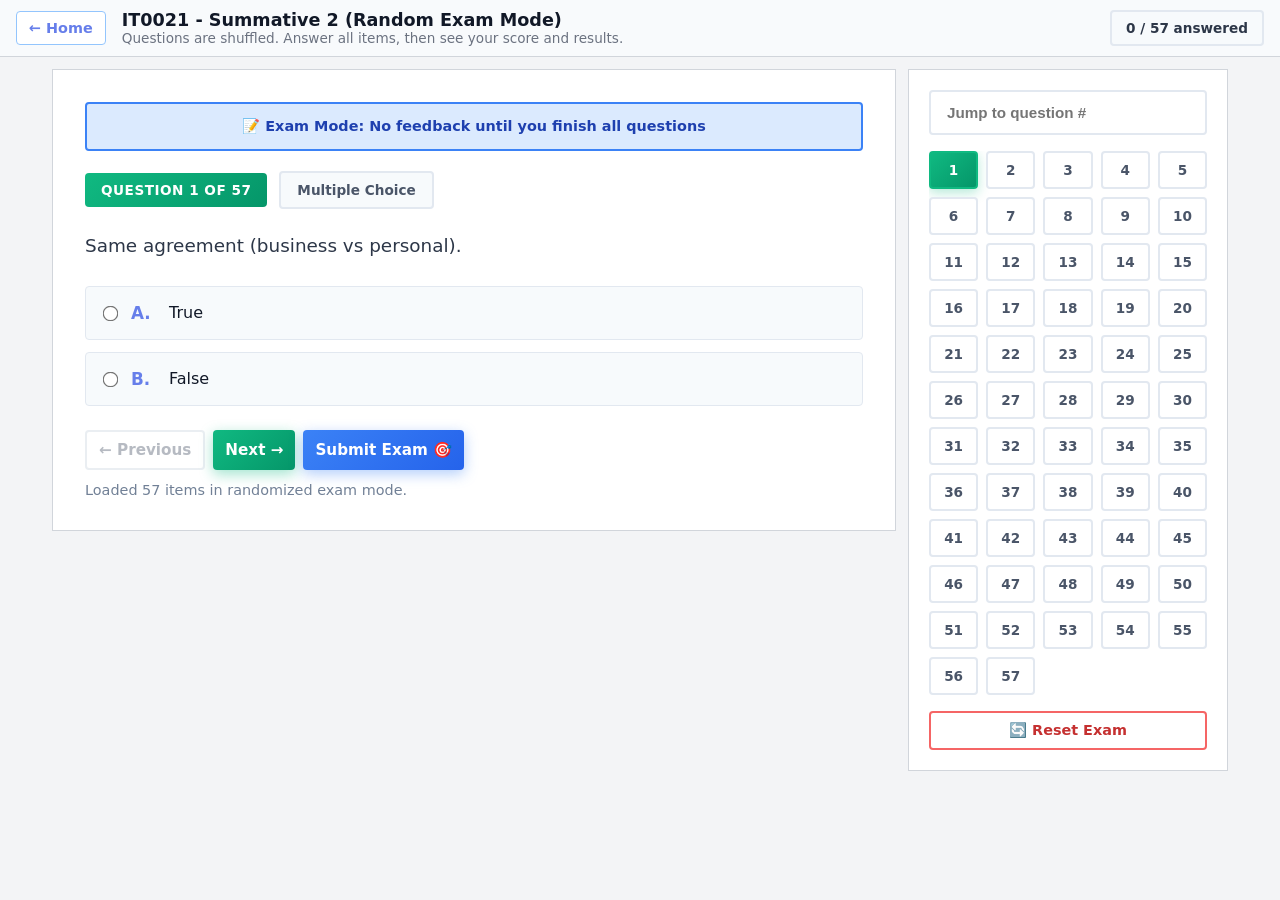
<file: exams/it0021-summative-2-exam-random.html>
<!DOCTYPE html>
<html lang="en">
<head>
  <meta charset="UTF-8" />
  <meta name="viewport" content="width=device-width, initial-scale=1.0" />
  <title>IT0021 - Summative 2 (Random Exam Mode)</title>
  <style>
    * { box-sizing: border-box; margin: 0; padding: 0; }

    body {
      font-family: 'Segoe UI', system-ui, -apple-system, sans-serif;
      background: linear-gradient(135deg, #f5f7fa 0%, #c3cfe2 100%);
      color: #1a202c;
      min-height: 100vh;
    }
    .topbar {
      position: sticky;
      top: 0;
      z-index: 20;
      background: #ffffff;
      border-bottom: 2px solid #e2e8f0;
      padding: 16px 24px;
      display: flex;
      align-items: center;
      gap: 16px;
      flex-wrap: wrap;
      box-shadow: 0 4px 12px rgba(0,0,0,0.05);
    }
    .back {
      text-decoration: none;
      color: #667eea;
      padding: 10px 18px;
      border: 2px solid #667eea;
      border-radius: 12px;
      background: #ffffff;
      font-size: .9rem;
      font-weight: 700;
      transition: all 0.3s ease;
    }
    .back:hover {
      background: #667eea;
      color: #ffffff;
      transform: translateX(-2px);
    }
    .title { font-size: 1.1rem; font-weight: 900; color: #1a202c; }
    .sub { font-size: .85rem; color: #4a5568; }
    .stats { margin-left: auto; display: flex; gap: 10px; flex-wrap: wrap; }
    .pill {
      padding: 8px 14px;
      border-radius: 100px;
      background: #f7fafc;
      border: 2px solid #e2e8f0;
      font-size: .85rem;
      font-weight: 700;
      color: #2d3748;
    }

    .app {
      max-width: 1200px;
      margin: 0 auto;
      padding: 24px;
      display: grid;
      grid-template-columns: 1fr 320px;
      gap: 24px;
      align-items: start;
    }
    @media (max-width: 860px) {
      .app { grid-template-columns: 1fr; }
      .side { position: static !important; }
    }

    .card {
      background: #ffffff;
      border: 2px solid #e2e8f0;
      border-radius: 20px;
      box-shadow: 0 10px 30px rgba(0,0,0,0.08);
    }

    .qcard { padding: 32px; }
    .qmeta { display: flex; gap: 12px; align-items: center; margin-bottom: 20px; flex-wrap: wrap; }
    .badge {
      padding: 9px 16px;
      border-radius: 100px;
      font-size: .85rem;
      font-weight: 800;
      background: linear-gradient(135deg, #10b981 0%, #059669 100%);
      color: #ffffff;
      text-transform: uppercase;
      letter-spacing: 0.5px;
    }
    .qtype {
      padding: 9px 16px;
      border-radius: 100px;
      font-size: .85rem;
      background: #f7fafc;
      border: 2px solid #e2e8f0;
      color: #4a5568;
      font-weight: 700;
    }
    .qtext {
      font-size: clamp(1rem,2vw,1.15rem);
      line-height: 1.8;
      margin-bottom: 24px;
      color: #2d3748;
      font-weight: 500;
    }

    .options { display: grid; gap: 12px; }
    .opt {
      border: 2px solid #e2e8f0;
      background: #f7fafc;
      border-radius: 16px;
      padding: 16px 18px;
      display: flex;
      gap: 14px;
      align-items: flex-start;
      cursor: pointer;
      transition: all 0.2s ease;
    }
    .opt:hover {
      border-color: #667eea;
      background: #edf2f7;
      transform: translateX(4px);
    }
    .opt input { margin-top: 4px; transform: scale(1.2); cursor: pointer; }
    .opt.selected {
      border-color: #10b981;
      background: #d1fae5;
    }
    .opt.correct {
      border-color: #48bb78;
      background: #f0fff4;
    }
    .opt.wrong {
      border-color: #f56565;
      background: #fff5f5;
    }
    .opt.disabled { pointer-events: none; cursor: default; }
    .opt-letter {
      font-weight: 900;
      min-width: 24px;
      color: #667eea;
      font-size: 1.05rem;
    }

    .study {
      border: 2px dashed #cbd5e0;
      border-radius: 16px;
      padding: 20px;
      background: #f7fafc;
      line-height: 1.8;
      color: #2d3748;
    }
    .study-answer {
      margin-top: 16px;
      padding: 18px;
      border-radius: 16px;
      border: 2px solid #10b981;
      background: #edf2f7;
      white-space: pre-wrap;
      display: none;
      color: #2d3748;
      font-weight: 500;
    }
    .study-answer.show { display: block; }

    .actions { display: flex; gap: 12px; margin-top: 24px; flex-wrap: wrap; }
    button {
      border: 0;
      border-radius: 14px;
      padding: 13px 22px;
      font-size: .95rem;
      font-weight: 800;
      cursor: pointer;
      font-family: inherit;
      transition: all 0.3s ease;
    }
    button:hover:not(:disabled) {
      transform: translateY(-2px);
      box-shadow: 0 8px 20px rgba(0,0,0,0.15);
    }
    button:disabled { opacity: .4; cursor: not-allowed; }
    .b-secondary {
      background: #ffffff;
      color: #4a5568;
      border: 2px solid #cbd5e0;
    }
    .b-secondary:hover:not(:disabled) {
      border-color: #667eea;
      color: #667eea;
    }
    .b-primary {
      background: linear-gradient(135deg, #10b981 0%, #059669 100%);
      color: #ffffff;
      box-shadow: 0 4px 14px rgba(16,185,129,0.4);
    }
    .b-finish {
      background: linear-gradient(135deg, #3b82f6 0%, #2563eb 100%);
      color: #ffffff;
      box-shadow: 0 4px 14px rgba(59,130,246,0.4);
    }

    .result {
      margin-top: 20px;
      padding: 18px;
      border-radius: 16px;
      border: 2px solid #cbd5e0;
      background: #f7fafc;
      line-height: 1.7;
      display: none;
      color: #2d3748;
    }
    .result.show { display: block; }

    .side { padding: 20px; position: sticky; top: 100px; }
    .search {
      width: 100%;
      padding: 12px 16px;
      border-radius: 14px;
      border: 2px solid #e2e8f0;
      background: #ffffff;
      color: #2d3748;
      margin-bottom: 16px;
      font-size: .95rem;
      font-weight: 600;
      transition: all 0.2s ease;
    }
    .search:focus {
      outline: none;
      border-color: #667eea;
      box-shadow: 0 0 0 3px rgba(102,126,234,0.1);
    }
    .grid {
      display: grid;
      grid-template-columns: repeat(5, 1fr);
      gap: 8px;
      max-height: 68vh;
      overflow: auto;
    }
    .nav {
      padding: 11px 0;
      border-radius: 12px;
      border: 2px solid #e2e8f0;
      background: #ffffff;
      color: #4a5568;
      font-weight: 800;
      cursor: pointer;
      font-size: .85rem;
      transition: all 0.2s ease;
    }
    .nav:hover {
      border-color: #667eea;
      transform: scale(1.05);
    }
    .nav.current {
      background: linear-gradient(135deg, #10b981 0%, #059669 100%);
      border-color: #10b981;
      color: #ffffff;
      box-shadow: 0 4px 12px rgba(16,185,129,0.3);
    }
    .nav.answered {
      background: #d1fae5;
      border-color: #10b981;
      color: #065f46;
    }
    .nav.done {
      background: #f0fff4;
      border-color: #48bb78;
      color: #22543d;
    }
    .nav.wrong {
      background: #fff5f5;
      border-color: #f56565;
      color: #742a2a;
    }
    .nav.study {
      background: #fffaf0;
      border-color: #ed8936;
      color: #7c2d12;
    }

    .status {
      margin-top: 12px;
      color: #718096;
      font-size: .9rem;
    }

    .reset-btn {
      width: 100%;
      margin-top: 16px;
      padding: 12px 16px;
      border-radius: 14px;
      border: 2px solid #f56565;
      background: #ffffff;
      color: #c53030;
      font-size: .9rem;
      font-weight: 800;
      cursor: pointer;
      transition: all 0.3s ease;
      font-family: inherit;
    }
    .reset-btn:hover {
      background: #fff5f5;
      transform: translateY(-2px);
      box-shadow: 0 4px 12px rgba(245,101,101,0.3);
    }

    .results-page {
      display: none;
      padding: 32px;
    }
    .results-page.show { display: block; }
    .score-card {
      text-align: center;
      padding: 40px;
      background: linear-gradient(135deg, #10b981 0%, #059669 100%);
      border-radius: 20px;
      color: #ffffff;
      margin-bottom: 32px;
    }
    .score-card.fail {
      background: linear-gradient(135deg, #f56565 0%, #ef4444 100%);
    }
    .score-big {
      font-size: 4rem;
      font-weight: 900;
      margin: 16px 0;
    }
    .score-label {
      font-size: 1.2rem;
      opacity: 0.95;
    }

    .review-section {
      margin-top: 24px;
    }
    .review-title {
      font-size: 1.3rem;
      font-weight: 800;
      margin-bottom: 16px;
      color: #1a202c;
    }
    .review-item {
      padding: 16px;
      border-radius: 14px;
      border: 2px solid #e2e8f0;
      background: #f7fafc;
      margin-bottom: 12px;
    }
    .review-item.correct {
      border-color: #48bb78;
      background: #f0fff4;
    }
    .review-item.wrong {
      border-color: #f56565;
      background: #fff5f5;
    }
    .review-q {
      font-weight: 700;
      margin-bottom: 8px;
      color: #2d3748;
    }
    .review-ans {
      font-size: 0.9rem;
      color: #4a5568;
      line-height: 1.6;
    }
    .review-exp {
      margin-top: 8px;
      padding-top: 8px;
      border-top: 1px solid #cbd5e0;
      font-size: 0.88rem;
      color: #718096;
      font-style: italic;
    }

    .exam-mode-notice {
      margin-bottom: 20px;
      padding: 14px 18px;
      border-radius: 14px;
      background: #dbeafe;
      border: 2px solid #3b82f6;
      color: #1e40af;
      font-size: .9rem;
      font-weight: 600;
      text-align: center;
    }
  </style>
  <link rel="stylesheet" href="./pmi-clean.css" />
</head>
<body>
  <div class="topbar">
    <a href="../index.html" class="back">← Home</a>
    <div>
      <div class="title">IT0021 - Summative 2 (Random Exam Mode)</div>
      <div class="sub">Questions are shuffled. Answer all items, then see your score and results.</div>
    </div>
    <div class="stats">
      <div class="pill" id="pillProgress">0 / 0 answered</div>
    </div>
  </div>

  <div class="app">
    <main class="card qcard">
      <div class="exam-progress"><div class="exam-progress-fill" id="examProgressFill"></div></div>
      <div class="exam-mode-notice">
        📝 Exam Mode: No feedback until you finish all questions
      </div>
      <div class="qmeta">
        <span class="badge" id="qNumber">Question -</span>
        <span class="qtype" id="qType">Loading...</span>
      </div>
      <p class="qtext" id="qText">Loading questions...</p>
      <div id="contentArea"></div>
      <div class="actions">
        <button class="b-secondary" id="prevBtn">← Previous</button>
        <button class="b-primary" id="nextBtn">Next →</button>
        <button class="b-finish" id="submitBtn">Submit Exam 🎯</button>
      </div>
      <div class="status" id="loadStatus">Loaded local question bank.</div>

      <div id="resultsView" class="results-page">
        <div class="score-card" id="scoreCard">
          <div class="score-label">Your Score</div>
          <div class="score-big" id="scoreBig">--</div>
          <div class="score-label" id="scoreText">-- out of --</div>
        </div>

        <div class="review-section">
          <div class="review-title">✅ Correct Answers (<span id="correctCount">0</span>)</div>
          <div id="correctList"></div>
        </div>

        <div class="review-section">
          <div class="review-title">❌ Incorrect Answers (<span id="wrongCount">0</span>)</div>
          <div id="wrongList"></div>
        </div>

        <div class="actions">
          <button class="b-secondary" id="retakeBtn">Retake Exam</button>
          <button class="b-primary" onclick="window.location.href='../index.html'">Back to Home</button>
        </div>
      </div>
    </main>

    <aside class="card side">
      <input class="search" id="jumpInput" placeholder="Jump to question #" inputmode="numeric" />
      <div class="grid" id="navGrid"></div>
      <button class="reset-btn" id="resetBtn">🔄 Reset Exam</button>
    </aside>
  </div>

  <script src="./it0021-summative-2-questions.js"></script>
  <script src="./pmi-interactive.js"></script>
  <script>
    const STORAGE_KEY = "it0021-summative-2-random-exam-v1";
    const LAST_SCORE_KEY = "it0021-summative-2-last-score-v1";
    const sourceQuestions = Array.isArray(window.IT0021_SUMMATIVE_2_QUESTIONS) ? window.IT0021_SUMMATIVE_2_QUESTIONS : [];
    let questions = [];
    let state = { current: 0, answers: {}, viewedStudy: {}, interactiveAnswers: {}, questionOrder: [], finished: false };

    function shuffleArray(array) {
      const shuffled = [...array];
      for (let i = shuffled.length - 1; i > 0; i--) {
        const j = Math.floor(Math.random() * (i + 1));
        [shuffled[i], shuffled[j]] = [shuffled[j], shuffled[i]];
      }
      return shuffled;
    }

    try {
      const saved = JSON.parse(localStorage.getItem(STORAGE_KEY) || "null");
      if (saved && typeof saved === "object" && Array.isArray(saved.questionOrder) && saved.questionOrder.length === sourceQuestions.length) {
        state = {
          current: Number.isInteger(saved.current) ? saved.current : 0,
          answers: saved.answers || {},
          viewedStudy: saved.viewedStudy || {},
          interactiveAnswers: saved.interactiveAnswers || {},
          questionOrder: saved.questionOrder,
          finished: saved.finished || false
        };
        questions = state.questionOrder.map(idx => sourceQuestions[idx]);
      } else {
        questions = shuffleArray(sourceQuestions);
        state.questionOrder = questions.map(q => sourceQuestions.indexOf(q));
      }
    } catch {
      questions = shuffleArray(sourceQuestions);
      state.questionOrder = questions.map(q => sourceQuestions.indexOf(q));
    }

    const $ = id => document.getElementById(id);
    const qNumber = $("qNumber"), qType = $("qType"), qText = $("qText"), contentArea = $("contentArea"),
          prevBtn = $("prevBtn"), nextBtn = $("nextBtn"), submitBtn = $("submitBtn"),
          navGrid = $("navGrid"), jumpInput = $("jumpInput"), loadStatus = $("loadStatus"),
          pillProgress = $("pillProgress"), resetBtn = $("resetBtn"),
          questionView = $("questionView"), resultsView = $("resultsView"),
          scoreCard = $("scoreCard"), scoreBig = $("scoreBig"), scoreText = $("scoreText"),
          correctCount = $("correctCount"), wrongCount = $("wrongCount"),
          correctList = $("correctList"), wrongList = $("wrongList"),
          retakeBtn = $("retakeBtn");

    function save() {
      localStorage.setItem(STORAGE_KEY, JSON.stringify(state));
    }

    function isInteractiveType(q) {
      return q.type === "match" || q.type === "order" || q.type === "classify";
    }

    function evaluateQuestion(q) {
      if (q.type === "mcq") {
        const ans = state.answers[q.number];
        return {
          answered: !!ans,
          correct: !!ans && !!ans.correct,
          selected: ans?.selected || null
        };
      }

      if (q.type === "match") {
        const saved = state.interactiveAnswers[q.number] || {};
        const allFilled = q.pairs.every((_, i) => !!saved[i]);
        const correct = allFilled && q.pairs.every((p, i) => saved[i] === p.left);
        return {
          answered: Object.keys(saved).length > 0,
          correct,
          response: saved
        };
      }

      if (q.type === "order") {
        const savedOrder = state.interactiveAnswers[q.number]?.order || [];
        const correct = savedOrder.length === q.items.length && savedOrder.every((item, i) => item === q.items[i]);
        return {
          answered: savedOrder.length > 0,
          correct,
          response: savedOrder
        };
      }

      if (q.type === "classify") {
        const savedBuckets = state.interactiveAnswers[q.number]?.buckets || {};
        const placedCount = Object.values(savedBuckets).reduce((sum, arr) => sum + (Array.isArray(arr) ? arr.length : 0), 0);
        const allPlacedCorrectly = q.items.every(it => Array.isArray(savedBuckets[it.category]) && savedBuckets[it.category].includes(it.text));
        const noExtras = q.categories.every(cat => (savedBuckets[cat] || []).every(text => q.items.some(it => it.text === text && it.category === cat)));
        const correct = placedCount === q.items.length && allPlacedCorrectly && noExtras;
        return {
          answered: placedCount > 0,
          correct,
          response: savedBuckets
        };
      }

      return { answered: !!state.viewedStudy[q.number], correct: false };
    }

    function getScorableQuestions() {
      return questions.filter(q => q.type === "mcq" || isInteractiveType(q));
    }

    function getEvaluatedScorableQuestions() {
      return getScorableQuestions().map(q => ({ q, result: evaluateQuestion(q) }));
    }

    function getExamScoreSnapshot() {
      const evaluated = getEvaluatedScorableQuestions();
      const correctCountValue = evaluated.filter(x => x.result.correct).length;
      const totalCountValue = evaluated.length;
      const percentValue = totalCountValue > 0 ? Math.round((correctCountValue / totalCountValue) * 100) : 0;
      return {
        correct: correctCountValue,
        total: totalCountValue,
        percent: percentValue
      };
    }

    function renderBottomStatus() {
      const baseText = `Loaded ${questions.length} items in randomized exam mode.`;
      try {
        const previous = JSON.parse(localStorage.getItem(LAST_SCORE_KEY) || "null");
        if (previous && Number.isFinite(previous.percent) && Number.isFinite(previous.correct) && Number.isFinite(previous.total)) {
          loadStatus.textContent = `${baseText} Previous score: ${previous.percent}% (${previous.correct}/${previous.total}).`;
          return;
        }
      } catch {}
      loadStatus.textContent = baseText;
    }

    function updateStats() {
      const total = questions.length;
      const answeredMcq = Object.keys(state.answers).length;
      const viewedStudy = Object.values(state.viewedStudy).filter(Boolean).length;
      const answered = answeredMcq + viewedStudy;
      pillProgress.textContent = `${answered} / ${total} answered`;
    }

    function renderNav() {
      navGrid.innerHTML = "";
      questions.forEach((q, index) => {
        const b = document.createElement("button");
        b.className = "nav";
        b.textContent = index + 1;
        if (index === state.current && !state.finished) b.classList.add("current");

        if (state.finished) {
          if (q.type === "mcq" && state.answers[q.number]) {
            b.classList.add(state.answers[q.number].correct ? "done" : "wrong");
          }
          if (isInteractiveType(q)) {
            const interactiveResult = evaluateQuestion(q);
            b.classList.add(interactiveResult.correct ? "done" : "wrong");
          } else if (q.type !== "mcq" && state.viewedStudy[q.number]) {
            b.classList.add("study");
          }
        } else {
          if (q.type === "mcq" && state.answers[q.number]) b.classList.add("answered");
          if (q.type !== "mcq" && state.viewedStudy[q.number]) b.classList.add("answered");
        }

        b.onclick = () => {
          if (!state.finished) {
            state.current = index;
            save();
            render();
          }
        };
        navGrid.appendChild(b);
      });
    }

    function getAnswerKeys(answer) {
      return String(answer || "")
        .split(",")
        .map(part => part.trim())
        .filter(Boolean);
    }

    function isMultiAnswer(q) {
      return getAnswerKeys(q.answer).length > 1;
    }

    function formatAnswerText(q) {
      return getAnswerKeys(q.answer)
        .map(key => `${key}. ${q.options[key] || ""}`)
        .join(", ");
    }

    function getSelectedAnswerKeys(container) {
      return [...container.querySelectorAll('input[name="opt"]:checked')]
        .map(input => input.value)
        .sort();
    }

    function answersMatch(selected, q) {
      const correct = getAnswerKeys(q.answer).sort();
      return selected.length === correct.length && selected.every((key, index) => key === correct[index]);
    }

    function formatSelectedAnswers(selected, q) {
      return selected.length
        ? selected.map(key => `${key}. ${q.options[key] || ""}`).join(", ")
        : "(unanswered)";
    }

    function renderMCQ(q) {
      const wrap = document.createElement("div");
      wrap.className = "options";
      const existing = state.answers[q.number];
      const multi = isMultiAnswer(q);
      const correctKeys = getAnswerKeys(q.answer);
      const existingSelected = Array.isArray(existing?.selected)
        ? [...existing.selected].sort()
        : getAnswerKeys(existing?.selected);
      Object.entries(q.options).forEach(([key, value]) => {
        const label = document.createElement("label");
        label.className = "opt";
        const isSelected = existingSelected.includes(key);
        if (isSelected) label.classList.add("selected");
        if (existing) label.classList.add("disabled");
        label.innerHTML = `<input type="${multi ? "checkbox" : "radio"}" name="opt" value="${key}" ${isSelected ? "checked" : ""} ${existing ? "disabled" : ""} /><span class="opt-letter">${key}.</span><span>${value}</span>`;
        if (!existing) {
          const input = label.querySelector("input");
          input.addEventListener("change", () => {
            if (multi) {
              label.classList.toggle("selected", input.checked);
            } else {
              wrap.querySelectorAll(".opt").forEach(o => o.classList.remove("selected"));
              label.classList.add("selected");
            }
          });
        }
        wrap.appendChild(label);
      });
      contentArea.appendChild(wrap);

      if (existing) {
        wrap.querySelectorAll(".opt").forEach(opt => {
          const input = opt.querySelector("input");
          opt.classList.add("disabled");
          input.disabled = true;
          if (input.checked) opt.classList.add("selected");
          if (correctKeys.includes(input.value)) opt.classList.add("correct");
          if (existingSelected.includes(input.value) && !correctKeys.includes(input.value)) opt.classList.add("wrong");
        });
      }
    }

    function renderStudy(q) {
      if (PMI_INTERACTIVE.isInteractive(q)) {
        PMI_INTERACTIVE.render(q, contentArea, false, () => {});

        const checkBtn = contentArea.querySelector(".ia-check-btn");
        if (checkBtn) checkBtn.remove();

        const helper = document.createElement("div");
        helper.className = "status";
        helper.style.marginTop = "10px";
        helper.textContent = "Exam mode: no instant checking. Your response is submitted when you click Next or Submit Exam.";
        contentArea.appendChild(helper);

        restoreInteractiveAnswer(q);
        return;
      }
      const box = document.createElement("div");
      box.className = "study";
      box.innerHTML = `<strong>Study Item</strong><br/>${q.question}<br/><br/><em>Click Next to mark as viewed</em>`;
      contentArea.appendChild(box);
    }

    function render() {
      if (state.finished) {
        showResults();
        return;
      }

      if (!questions.length) return;
      if (state.current < 0) state.current = 0;
      if (state.current > questions.length - 1) state.current = questions.length - 1;

      const q = questions[state.current];
      qNumber.textContent = `Question ${state.current + 1} of ${questions.length}`;
      qType.textContent = q.type === "mcq" ? "Multiple Choice" : q.type === "order" ? "Ordering" : q.type === "match" ? "Matching" : q.type === "classify" ? "Classification" : "Study Item";
      qText.textContent = q.question;

      contentArea.innerHTML = "";

      if (q.type === "mcq") renderMCQ(q);
      else renderStudy(q);

      prevBtn.disabled = state.current === 0;
      nextBtn.disabled = state.current === questions.length - 1;

      updateStats();
      renderNav();
      save();
    }

    function submitCurrentQuestion() {
      const q = questions[state.current];
      if (!q) return;

      if (q.type === "mcq") {
        if (state.answers[q.number]) return;
        const selected = getSelectedAnswerKeys(contentArea);
        if (selected.length) {
          const multi = isMultiAnswer(q);
          state.answers[q.number] = {
            selected: multi ? selected : selected[0],
            correct: answersMatch(selected, q)
          };
          save();
        }
        return;
      }

      captureInteractiveAnswer(q);
      if (!state.viewedStudy[q.number]) {
        state.viewedStudy[q.number] = true;
        save();
      }
    }

    function captureInteractiveAnswer(q) {
      if (q.type === "match") {
        const slots = contentArea.querySelectorAll(".match-slot[data-idx]");
        if (!slots.length) return;

        const answer = {};
        slots.forEach(slot => {
          const idx = slot.dataset.idx;
          const text = (slot.textContent || "").trim();
          if (text && text !== "— place here —" && !text.includes("place here")) {
            answer[idx] = text;
          }
        });

        state.interactiveAnswers[q.number] = answer;
        save();
        return;
      }

      if (q.type === "order") {
        const orderedItems = [...contentArea.querySelectorAll('.order-item span[style*="flex:1"]')]
          .map(el => (el.textContent || "").trim())
          .filter(Boolean);
        state.interactiveAnswers[q.number] = { order: orderedItems };
        save();
        return;
      }

      if (q.type === "classify") {
        const buckets = {};
        contentArea.querySelectorAll(".classify-bucket").forEach(bucket => {
          const title = (bucket.querySelector(".classify-bucket-title")?.textContent || "").trim();
          if (!title) return;
          buckets[title] = [...bucket.querySelectorAll(".classify-placed-item")]
            .map(el => (el.textContent || "").replace("✕", "").trim())
            .filter(Boolean);
        });
        state.interactiveAnswers[q.number] = { buckets };
        save();
      }
    }

    function restoreInteractiveAnswer(q) {
      if (q.type !== "match") return;
      const savedAnswer = state.interactiveAnswers[q.number];
      if (!savedAnswer || typeof savedAnswer !== "object") return;

      Object.entries(savedAnswer).forEach(([idx, value]) => {
        const safeValue = String(value).replace(/"/g, "\\\"");
        const chip = contentArea.querySelector(`.match-chip[data-val="${safeValue}"]`);
        const row = contentArea.querySelector(`.match-row .match-slot[data-idx="${idx}"]`)?.closest(".match-row");
        if (chip && row) {
          chip.click();
          row.click();
        }
      });
    }

    function showResults() {
      questionView.style.display = "none";
      resultsView.classList.add("show");

      const evaluated = getEvaluatedScorableQuestions();
      const correct = evaluated.filter(x => x.result.correct);
      const wrong = evaluated.filter(x => !x.result.correct);
      const scoreSnapshot = getExamScoreSnapshot();
      const total = scoreSnapshot.total;
      const score = scoreSnapshot.correct;
      const percentage = scoreSnapshot.percent;

      scoreBig.textContent = `${percentage}%`;
      scoreText.textContent = `${score} out of ${total} correct`;
      correctCount.textContent = correct.length;
      wrongCount.textContent = wrong.length;

      if (percentage >= 70) {
        scoreCard.classList.remove("fail");
      } else {
        scoreCard.classList.add("fail");
      }

      correctList.innerHTML = "";
      correct.forEach(({ q, result }) => {
        const item = document.createElement("div");
        item.className = "review-item correct";
        if (q.type === "mcq") {
          const selected = Array.isArray(result.selected) ? result.selected : getAnswerKeys(result.selected);
          item.innerHTML = `
            <div class="review-q">Q${q.number}: ${q.question}</div>
            <div class="review-ans">✅ Your answer: <strong>${formatSelectedAnswers(selected, q)}</strong></div>
            ${q.explanation ? `<div class="review-exp">${q.explanation}</div>` : ''}
          `;
        } else {
          item.innerHTML = `
            <div class="review-q">Q${q.number}: ${q.question}</div>
            <div class="review-ans">✅ Your interactive response is correct.</div>
            ${q.explanation ? `<div class="review-exp">${q.explanation}</div>` : ''}
          `;
        }
        correctList.appendChild(item);
      });

      wrongList.innerHTML = "";
      wrong.forEach(({ q, result }) => {
        const item = document.createElement("div");
        item.className = "review-item wrong";
        if (q.type === "mcq") {
          const hasAnswer = !!result.selected;
          const selected = Array.isArray(result.selected) ? result.selected : getAnswerKeys(result.selected);
          item.innerHTML = `
            <div class="review-q">Q${q.number}: ${q.question}</div>
            <div class="review-ans">
              ${hasAnswer
                ? `❌ Your answer: <strong>${formatSelectedAnswers(selected, q)}</strong><br/>`
                : `❌ Your answer: <strong>(unanswered)</strong><br/>`}
              ✅ Correct answer: <strong>${formatAnswerText(q)}</strong>
            </div>
            ${q.explanation ? `<div class="review-exp">${q.explanation}</div>` : ''}
          `;
        } else {
          item.innerHTML = `
            <div class="review-q">Q${q.number}: ${q.question}</div>
            <div class="review-ans">❌ Your interactive response is incomplete or incorrect.</div>
            ${q.explanation ? `<div class="review-exp">${q.explanation}</div>` : ''}
          `;
        }
        wrongList.appendChild(item);
      });

      renderNav();
    }

    prevBtn.onclick = () => {
      if (state.current > 0) {
        state.current -= 1;
        render();
      }
    };

    submitBtn.onclick = () => {
      submitCurrentQuestion();
      const answered = Object.keys(state.answers).length + Object.values(state.viewedStudy).filter(Boolean).length;
      const total = questions.length;
      const unanswered = total - answered;
      const msg = unanswered > 0
        ? `You have ${unanswered} unanswered question(s). Submit anyway and see your score?`
        : "Submit the exam and see your results?";
      if (confirm(msg)) {
        state.finished = true;
        save();
        showResults();
      }
    };

    nextBtn.onclick = () => {
      submitCurrentQuestion();
      if (state.current < questions.length - 1) {
        state.current += 1;
        render();
      }
    };

    jumpInput.onkeydown = (e) => {
      if (e.key !== "Enter") return;
      const num = parseInt(jumpInput.value, 10);
      if (!Number.isNaN(num) && num >= 1 && num <= questions.length) {
        state.current = num - 1;
        render();
      }
      jumpInput.value = "";
    };

    resetBtn.onclick = () => {
      const confirmed = confirm("Reset the exam? This will clear all your answers and start fresh.");
      if (confirmed) {
        localStorage.removeItem(STORAGE_KEY);
        questions = shuffleArray(sourceQuestions);
        state = {
          current: 0,
          answers: {},
          viewedStudy: {},
          interactiveAnswers: {},
          questionOrder: questions.map(q => sourceQuestions.indexOf(q)),
          finished: false
        };
        location.reload();
      }
    };

    retakeBtn.onclick = () => {
      const previousScore = getExamScoreSnapshot();
      localStorage.setItem(LAST_SCORE_KEY, JSON.stringify(previousScore));
      localStorage.removeItem(STORAGE_KEY);
      questions = shuffleArray(sourceQuestions);
      state = {
        current: 0,
        answers: {},
        viewedStudy: {},
        interactiveAnswers: {},
        questionOrder: questions.map(q => sourceQuestions.indexOf(q)),
        finished: false
      };
      resultsView.classList.remove("show");
      questionView.style.display = "block";
      renderBottomStatus();
      render();
    };

    document.addEventListener("keydown", (e) => {
      if (state.finished) return;
      if (e.key === "ArrowRight" && state.current < questions.length - 1) {
        nextBtn.click();
      }
      if (e.key === "ArrowLeft" && state.current > 0) {
        state.current--;
        render();
      }
    });

    if (questions.length > 0) {
      renderBottomStatus();
      if (state.finished) {
        showResults();
      } else {
        render();
      }
    } else {
      loadStatus.textContent = "Failed to load local question bank.";
      qType.textContent = "Load Error";
      qText.textContent = "Could not load local question data. Ensure exams/it0021-summative-2-questions.js is available.";
      prevBtn.disabled = true;
      nextBtn.disabled = true;
    }
  </script>
</body>
</html>
</file>
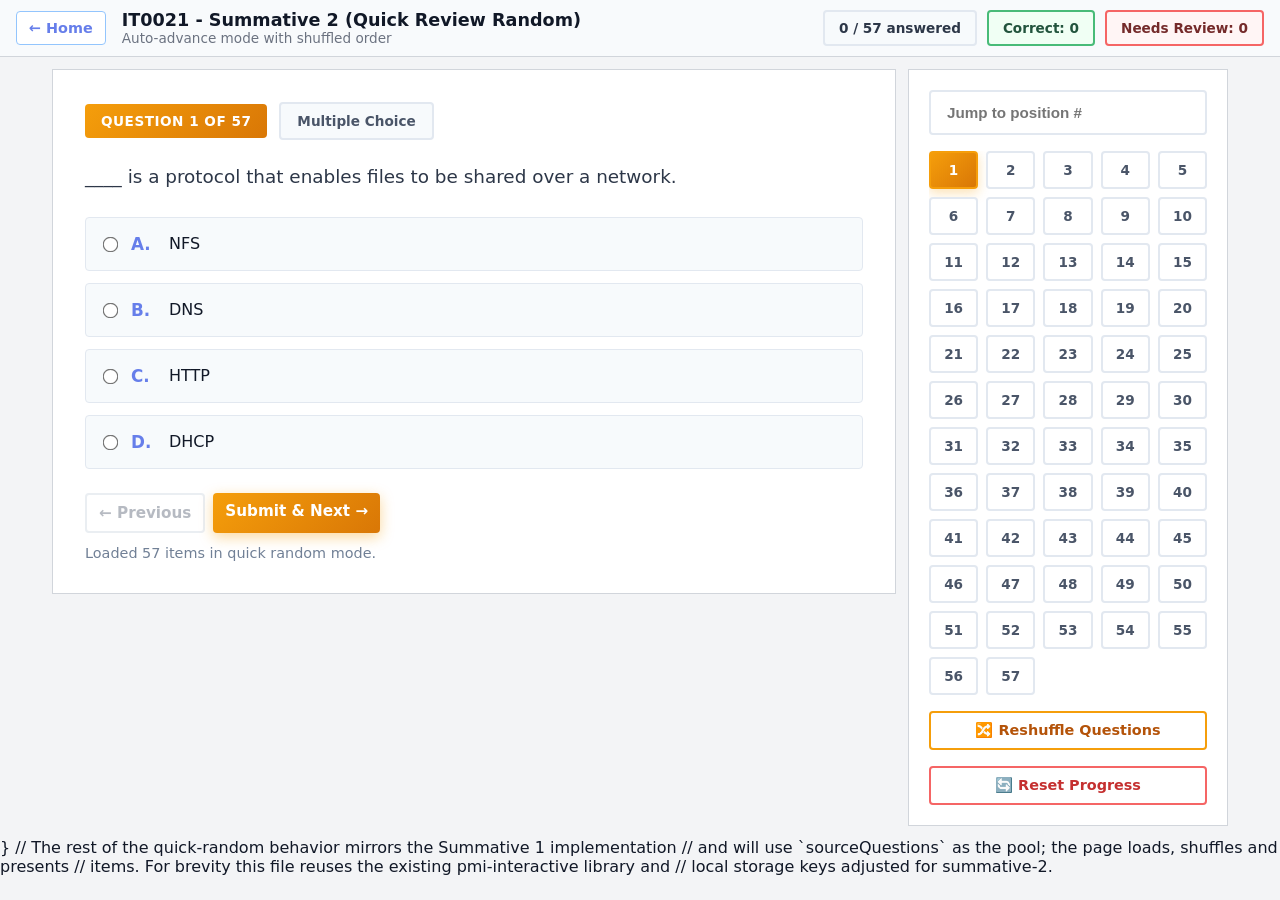
<file: exams/it0021-summative-2-quick-random.html>
<!DOCTYPE html>
<html lang="en">
<head>
  <meta charset="UTF-8" />
  <meta name="viewport" content="width=device-width, initial-scale=1.0" />
  <title>IT0021 - Summative 2 (Quick Review Random)</title>
  <style>
    * { box-sizing: border-box; margin: 0; padding: 0; }

    body {
      font-family: 'Segoe UI', system-ui, -apple-system, sans-serif;
      background: linear-gradient(135deg, #f5f7fa 0%, #c3cfe2 100%);
      color: #1a202c;
      min-height: 100vh;
    }
    .topbar {
      position: sticky;
      top: 0;
      z-index: 20;
      background: #ffffff;
      border-bottom: 2px solid #e2e8f0;
      padding: 16px 24px;
      display: flex;
      align-items: center;
      gap: 16px;
      flex-wrap: wrap;
      box-shadow: 0 4px 12px rgba(0,0,0,0.05);
    }
    .back {
      text-decoration: none;
      color: #667eea;
      padding: 10px 18px;
      border: 2px solid #667eea;
      border-radius: 12px;
      background: #ffffff;
      font-size: .9rem;
      font-weight: 700;
      transition: all 0.3s ease;
    }
    .back:hover {
      background: #667eea;
      color: #ffffff;
      transform: translateX(-2px);
    }
    .title { font-size: 1.1rem; font-weight: 900; color: #1a202c; }
    .sub { font-size: .85rem; color: #4a5568; }
    .stats { margin-left: auto; display: flex; gap: 10px; flex-wrap: wrap; }
    .pill {
      padding: 8px 14px;
      border-radius: 100px;
      background: #f7fafc;
      border: 2px solid #e2e8f0;
      font-size: .85rem;
      font-weight: 700;
      color: #2d3748;
    }

    .app {
      max-width: 1200px;
      margin: 0 auto;
      padding: 24px;
      display: grid;
      grid-template-columns: 1fr 320px;
      gap: 24px;
      align-items: start;
    }
    @media (max-width: 860px) {
      .app { grid-template-columns: 1fr; }
      .side { position: static !important; }
    }

    .card {
      background: #ffffff;
      border: 2px solid #e2e8f0;
      border-radius: 20px;
      box-shadow: 0 10px 30px rgba(0,0,0,0.08);
    }

    .qcard { padding: 32px; }
    .qmeta { display: flex; gap: 12px; align-items: center; margin-bottom: 20px; flex-wrap: wrap; }
    .badge {
      padding: 9px 16px;
      border-radius: 100px;
      font-size: .85rem;
      font-weight: 800;
      background: linear-gradient(135deg, #f59e0b 0%, #d97706 100%);
      color: #ffffff;
      text-transform: uppercase;
      letter-spacing: 0.5px;
    }
    .qtype {
      padding: 9px 16px;
      border-radius: 100px;
      font-size: .85rem;
      background: #f7fafc;
      border: 2px solid #e2e8f0;
      color: #4a5568;
      font-weight: 700;
    }
    .qtext {
      font-size: clamp(1rem,2vw,1.15rem);
      line-height: 1.8;
      margin-bottom: 24px;
      color: #2d3748;
      font-weight: 500;
    }

    .options { display: grid; gap: 12px; }
    .opt {
      border: 2px solid #e2e8f0;
      background: #f7fafc;
      border-radius: 16px;
      padding: 16px 18px;
      display: flex;
      gap: 14px;
      align-items: flex-start;
      cursor: pointer;
      transition: all 0.2s ease;
    }
    .opt:hover {
      border-color: #667eea;
      background: #edf2f7;
      transform: translateX(4px);
    }
    .opt input { margin-top: 4px; transform: scale(1.2); cursor: pointer; }
    .opt.correct {
      border-color: #48bb78;
      background: #f0fff4;
    }
    .opt.wrong {
      border-color: #f56565;
      background: #fff5f5;
    }
    .opt.disabled { pointer-events: none; cursor: default; }
    .opt-letter {
      font-weight: 900;
      min-width: 24px;
      color: #667eea;
      font-size: 1.05rem;
    }

    .study {
      border: 2px dashed #cbd5e0;
      border-radius: 16px;
      padding: 20px;
      background: #f7fafc;
      line-height: 1.8;
      color: #2d3748;
    }
    .study-answer {
      margin-top: 16px;
      padding: 18px;
      border-radius: 16px;
      border: 2px solid #667eea;
      background: #edf2f7;
      white-space: pre-wrap;
      display: none;
      color: #2d3748;
      font-weight: 500;
    }
    .study-answer.show { display: block; }

    .actions { display: flex; gap: 12px; margin-top: 24px; flex-wrap: wrap; }
    button {
      border: 0;
      border-radius: 14px;
      padding: 13px 22px;
      font-size: .95rem;
      font-weight: 800;
      cursor: pointer;
      font-family: inherit;
      transition: all 0.3s ease;
    }
    button:hover:not(:disabled) {
      transform: translateY(-2px);
      box-shadow: 0 8px 20px rgba(0,0,0,0.15);
    }
    button:disabled { opacity: .4; cursor: not-allowed; }
    .b-secondary {
      background: #ffffff;
      color: #4a5568;
      border: 2px solid #cbd5e0;
    }
    .b-secondary:hover:not(:disabled) {
      border-color: #667eea;
      color: #667eea;
    }
    .b-primary {
      background: linear-gradient(135deg, #f59e0b 0%, #d97706 100%);
      color: #ffffff;
      box-shadow: 0 4px 14px rgba(245,158,11,0.4);
    }
    .b-reveal {
      background: linear-gradient(135deg, #f59e0b 0%, #d97706 100%);
      color: #ffffff;
      box-shadow: 0 4px 14px rgba(245,158,11,0.4);
    }

    .result {
      margin-top: 20px;
      padding: 18px;
      border-radius: 16px;
      border: 2px solid #cbd5e0;
      background: #f7fafc;
      line-height: 1.7;
      display: none;
      color: #2d3748;
    }
    .result.show { display: block; }
    .result.correct {
      border-color: #48bb78;
      background: #f0fff4;
      color: #22543d;
    }
    .result.wrong {
      border-color: #f56565;
      background: #fff5f5;
      color: #742a2a;
    }

    .side { padding: 20px; position: sticky; top: 100px; }
    .search {
      width: 100%;
      padding: 12px 16px;
      border-radius: 14px;
      border: 2px solid #e2e8f0;
      background: #ffffff;
      color: #2d3748;
      margin-bottom: 16px;
      font-size: .95rem;
      font-weight: 600;
      transition: all 0.2s ease;
    }
    .search:focus {
      outline: none;
      border-color: #667eea;
      box-shadow: 0 0 0 3px rgba(102,126,234,0.1);
    }
    .grid {
      display: grid;
      grid-template-columns: repeat(5, 1fr);
      gap: 8px;
      max-height: 68vh;
      overflow: auto;
    }
    .nav {
      padding: 11px 0;
      border-radius: 12px;
      border: 2px solid #e2e8f0;
      background: #ffffff;
      color: #4a5568;
      font-weight: 800;
      cursor: pointer;
      font-size: .85rem;
      transition: all 0.2s ease;
    }
    .nav:hover {
      border-color: #667eea;
      transform: scale(1.05);
    }
    .nav.current {
      background: linear-gradient(135deg, #f59e0b 0%, #d97706 100%);
      border-color: #f59e0b;
      color: #ffffff;
      box-shadow: 0 4px 12px rgba(245,158,11,0.3);
    }
    .nav.done {
      background: #f0fff4;
      border-color: #48bb78;
      color: #22543d;
    }
    .nav.wrong {
      background: #fff5f5;
      border-color: #f56565;
      color: #742a2a;
    }
    .nav.study {
      background: #fffaf0;
      border-color: #ed8936;
      color: #7c2d12;
    }

    .status {
      margin-top: 12px;
      color: #718096;
      font-size: .9rem;
    }

    .reset-btn {
      width: 100%;
      margin-top: 16px;
      padding: 12px 16px;
      border-radius: 14px;
      border: 2px solid #f56565;
      background: #ffffff;
      color: #c53030;
      font-size: .9rem;
      font-weight: 800;
      cursor: pointer;
      transition: all 0.3s ease;
      font-family: inherit;
    }
    .reset-btn:hover {
      background: #fff5f5;
      transform: translateY(-2px);
      box-shadow: 0 4px 12px rgba(245,101,101,0.3);
    }

    .shuffle-btn {
      width: 100%;
      margin-top: 16px;
      padding: 12px 16px;
      border-radius: 14px;
      border: 2px solid #f59e0b;
      background: #ffffff;
      color: #b45309;
      font-size: .9rem;
      font-weight: 800;
      cursor: pointer;
      transition: all 0.3s ease;
      font-family: inherit;
    }
    .shuffle-btn:hover {
      background: #fffaf0;
      transform: translateY(-2px);
      box-shadow: 0 4px 12px rgba(245,158,11,0.3);
    }

    .auto-next-notice {
      margin-top: 12px;
      padding: 12px 16px;
      border-radius: 14px;
      background: #fef3c7;
      border: 2px solid #fbbf24;
      color: #92400e;
      font-size: .88rem;
      font-weight: 600;
      text-align: center;
    }
  </style>
  <link rel="stylesheet" href="./pmi-clean.css" />
</head>
<body>
  <div class="topbar">
    <a href="../index.html" class="back">← Home</a>
    <div>
      <div class="title">IT0021 - Summative 2 (Quick Review Random)</div>
      <div class="sub">Auto-advance mode with shuffled order</div>
    </div>
    <div class="stats">
      <div class="pill" id="pillProgress">0 / 0 answered</div>
      <div class="pill" id="pillCorrect" style="color:#22543d;background:#f0fff4;border-color:#48bb78">Correct: 0</div>
      <div class="pill" id="pillWrong" style="color:#742a2a;background:#fff5f5;border-color:#f56565">Needs Review: 0</div>
    </div>
  </div>

  <div class="app">
    <main class="card qcard">
      <div class="qmeta">
        <span class="badge" id="qNumber">Question -</span>
        <span class="qtype" id="qType">Loading...</span>
      </div>
      <p class="qtext" id="qText">Loading questions...</p>
      <div id="contentArea"></div>
      <div class="actions">
        <button class="b-secondary" id="prevBtn">← Previous</button>
        <button class="b-primary" id="submitBtn">Submit & Next →</button>
        <button class="b-reveal" id="revealBtn" style="display:none">Reveal & Next →</button>
      </div>
      <div class="result" id="resultBox"></div>
      <div class="auto-next-notice" id="autoNextNotice" style="display:none;">
        ⚡ Auto-advancing in <span id="countdown">2</span> seconds...
      </div>
      <div class="status" id="loadStatus">Loaded local question bank.</div>
    </main>

    <aside class="card side">
      <input class="search" id="jumpInput" placeholder="Jump to position #" inputmode="numeric" />
      <div class="grid" id="navGrid"></div>
      <button class="shuffle-btn" id="shuffleBtn">🔀 Reshuffle Questions</button>
      <button class="reset-btn" id="resetBtn">🔄 Reset Progress</button>
    </aside>
  </div>

  <script src="./it0021-summative-2-questions.js"></script>
  <script src="./pmi-interactive.js"></script>
  <script>
    const STORAGE_KEY = "it0021-summative-2-quick-random-v1";
    const sourceQuestions = Array.isArray(window.IT0021_SUMMATIVE_2_QUESTIONS) ? window.IT0021_SUMMATIVE_2_QUESTIONS : [];
    let questions = [];
    let state = { current: 0, answers: {}, viewedStudy: {}, interactiveResults: {}, interactiveAnswers: {}, questionOrder: [] };
    let autoAdvanceTimer = null;

    function shuffleArray(array) {
      const shuffled = [...array];
      for (let i = shuffled.length - 1; i > 0; i--) {
        const j = Math.floor(Math.random() * (i + 1));
        [shuffled[i], shuffled[j]] = [shuffled[j], shuffled[i]];
      }
      return shuffled;
    }

    try {
      const saved = JSON.parse(localStorage.getItem(STORAGE_KEY) || "null");
      if (saved && typeof saved === "object" && Array.isArray(saved.questionOrder) && saved.questionOrder.length === sourceQuestions.length) {
        state = {
          current: Number.isInteger(saved.current) ? saved.current : 0,
          answers: saved.answers || {},
          viewedStudy: saved.viewedStudy || {},
          interactiveResults: saved.interactiveResults || {},
          interactiveAnswers: saved.interactiveAnswers || {},
          questionOrder: saved.questionOrder
        };
        questions = state.questionOrder.map(idx => sourceQuestions[idx]);
      } else {
        questions = shuffleArray(sourceQuestions);
        state.questionOrder = questions.map(q => sourceQuestions.indexOf(q));
      }
    } catch {
      questions = shuffleArray(sourceQuestions);
      state.questionOrder = questions.map(q => sourceQuestions.indexOf(q));
    }

    const $ = id => document.getElementById(id);
    const qNumber = $("qNumber"), qType = $("qType"), qText = $("qText"), contentArea = $("contentArea"),
          resultBox = $("resultBox"), prevBtn = $("prevBtn"), submitBtn = $("submitBtn"),
          revealBtn = $("revealBtn"), navGrid = $("navGrid"), jumpInput = $("jumpInput"), loadStatus = $("loadStatus"),
          pillProgress = $("pillProgress"), pillCorrect = $("pillCorrect"), pillWrong = $("pillWrong"),
          resetBtn = $("resetBtn"), shuffleBtn = $("shuffleBtn"), autoNextNotice = $("autoNextNotice"), countdown = $("countdown");

    function save() {
      localStorage.setItem(STORAGE_KEY, JSON.stringify(state));
    }

    function clearAutoAdvance() {
      if (autoAdvanceTimer) {
        clearInterval(autoAdvanceTimer);
        autoAdvanceTimer = null;
      }
      autoNextNotice.style.display = "none";
    }

    function startAutoAdvance() {
      clearAutoAdvance();
      if (state.current === questions.length - 1) return;

      let timeLeft = 2;
      countdown.textContent = timeLeft;
      autoNextNotice.style.display = "block";

      autoAdvanceTimer = setInterval(() => {
        timeLeft--;
        countdown.textContent = timeLeft;
        if (timeLeft <= 0) {
          clearAutoAdvance();
          if (state.current < questions.length - 1) {
            state.current++;
            render();
          }
        }
      }, 1000);
    }

    function updateStats() {
      const total = questions.length;
      const answeredMcq = Object.values(state.answers).length;
      const viewedStudy = Object.values(state.viewedStudy).filter(Boolean).length;
      const answered = answeredMcq + viewedStudy;
      const interactive = Object.values(state.interactiveResults || {});
      const correct = Object.values(state.answers).filter(x => x.correct).length + interactive.filter(x => x && x.correct).length;
      const wrong = Object.values(state.answers).filter(x => !x.correct).length + interactive.filter(x => x && !x.correct).length;
      pillProgress.textContent = `${answered} / ${total} answered`;
      pillCorrect.textContent = `Correct: ${correct}`;
      pillWrong.textContent = `Needs Review: ${wrong}`;
    }

    function renderNav() {
      navGrid.innerHTML = "";
      questions.forEach((q, index) => {
        const b = document.createElement("button");
        b.className = "nav";
        b.textContent = index + 1;
        if (index === state.current) b.classList.add("current");
        if (q.type === "mcq" && state.answers[q.number]) b.classList.add(state.answers[q.number].correct ? "done" : "wrong");
        if (q.type !== "mcq" && state.viewedStudy[q.number]) {
          if (PMI_INTERACTIVE.isInteractive(q) && state.interactiveResults[q.number]) {
            b.classList.add(state.interactiveResults[q.number].correct ? "done" : "wrong");
          } else {
            b.classList.add("study");
          }
        }
        b.onclick = () => {
          clearAutoAdvance();
          state.current = index;
          save();
          render();
        };
        navGrid.appendChild(b);
      });
    }

    function getAnswerKeys(answer) {
      return String(answer || "")
        .split(",")
        .map(part => part.trim())
        .filter(Boolean);
    }

    function isMultiAnswer(q) {
      return getAnswerKeys(q.answer).length > 1;
    }

    function formatAnswerText(q) {
      return getAnswerKeys(q.answer)
        .map(key => `${key}. ${q.options[key] || ""}`)
        .join(", ");
    }

    function getSelectedAnswerKeys(container) {
      return [...container.querySelectorAll('input[name="opt"]:checked')]
        .map(input => input.value)
        .sort();
    }

    function answersMatch(selected, q) {
      const correct = getAnswerKeys(q.answer).sort();
      return selected.length === correct.length && selected.every((key, index) => key === correct[index]);
    }

    function renderMCQ(q) {
      const wrap = document.createElement("div");
      wrap.className = "options";
      const multi = isMultiAnswer(q);
      const correctKeys = getAnswerKeys(q.answer);
      const existing = state.answers[q.number];
      const existingSelected = Array.isArray(existing?.selected)
        ? [...existing.selected].sort()
        : getAnswerKeys(existing?.selected);
      Object.entries(q.options).forEach(([key, value]) => {
        const label = document.createElement("label");
        label.className = "opt";
        const isSelected = existingSelected.includes(key);
        label.innerHTML = `<input type="${multi ? "checkbox" : "radio"}" name="opt" value="${key}" ${isSelected ? "checked" : ""} ${existing ? "disabled" : ""} /><span class="opt-letter">${key}.</span><span>${value}</span>`;
        if (isSelected) label.classList.add("selected");
        if (existing) label.classList.add("disabled");
        if (!existing) {
          const input = label.querySelector("input");
          input.addEventListener("change", () => {
            if (multi) {
              label.classList.toggle("selected", input.checked);
            } else {
              wrap.querySelectorAll(".opt").forEach(o => o.classList.remove("selected"));
              label.classList.add("selected");
            }
          });
        }
        wrap.appendChild(label);
      });
      contentArea.appendChild(wrap);

      if (existing) {
        wrap.querySelectorAll(".opt").forEach(opt => {
          const input = opt.querySelector("input");
          opt.classList.add("disabled");
          input.disabled = true;
          if (input.checked) opt.classList.add("selected");
          if (correctKeys.includes(input.value)) opt.classList.add("correct");
          if (existingSelected.includes(input.value) && !correctKeys.includes(input.value)) opt.classList.add("wrong");
        });

        resultBox.className = `result show ${existing.correct ? "correct" : "wrong"}`;
        resultBox.innerHTML = `<strong>${existing.correct ? "✓ Correct!" : "✗ Incorrect"}</strong><br/>Correct answer: <strong>${formatAnswerText(q)}</strong><div style="margin-top:10px;color:#4a5568">${q.explanation || ""}</div>`;
        submitBtn.style.display = "inline-flex";
        submitBtn.disabled = true;
        submitBtn.textContent = "Already Answered";
      } else {
        resultBox.className = "result";
        resultBox.innerHTML = "";
        submitBtn.style.display = "inline-flex";
        submitBtn.disabled = false;
        submitBtn.textContent = "Submit & Next →";
      }

      revealBtn.style.display = "none";
    }

    function renderStudy(q) {
      if (PMI_INTERACTIVE.isInteractive(q)) {
        const completed = !!state.viewedStudy[q.number] && !!state.interactiveResults[q.number];
        PMI_INTERACTIVE.render(q, contentArea, completed, (isCorrect, response) => {
          state.viewedStudy[q.number] = true;
          state.interactiveResults[q.number] = { correct: !!isCorrect };
          if (response) state.interactiveAnswers[q.number] = response;
          save();
          updateStats();
          renderNav();
          startAutoAdvance();
        }, state.interactiveAnswers[q.number]);
        submitBtn.style.display = "none";
        revealBtn.style.display = "none";
        return;
      }
      const box = document.createElement("div");
      box.className = "study";
      box.textContent = q.question;
      const ans = document.createElement("div");
      ans.className = "study-answer" + (state.viewedStudy[q.number] ? " show" : "");
      ans.textContent = q.answerText || "";
      box.appendChild(ans);
      contentArea.appendChild(box);

      submitBtn.style.display = "none";
      revealBtn.style.display = "inline-flex";
      revealBtn.textContent = state.viewedStudy[q.number] ? "Answer Revealed" : "Reveal & Next →";
      revealBtn.disabled = !!state.viewedStudy[q.number];

      if (state.viewedStudy[q.number]) {
        resultBox.className = "result show correct";
        resultBox.innerHTML = `<strong>Answer revealed.</strong><div style="margin-top:10px;color:#4a5568">${q.explanation || ""}</div>`;
      } else {
        resultBox.className = "result";
        resultBox.innerHTML = "";
      }
    }

    function render() {
      clearAutoAdvance();
      if (!questions.length) return;
      if (state.current < 0) state.current = 0;
      if (state.current > questions.length - 1) state.current = questions.length - 1;

      const q = questions[state.current];
      qNumber.textContent = `Question ${state.current + 1} of ${questions.length}`;
      qType.textContent = q.type === "mcq" ? "Multiple Choice" : q.type === "order" ? "Ordering" : q.type === "match" ? "Matching" : q.type === "classify" ? "Classification" : "Study Item";
      qText.textContent = q.question;

      contentArea.innerHTML = "";
      resultBox.className = "result";
      resultBox.innerHTML = "";

      if (q.type === "mcq") renderMCQ(q);
      else renderStudy(q);

      prevBtn.disabled = state.current === 0;
      updateStats();
      renderNav();
      save();
    }

    prevBtn.onclick = () => {
      clearAutoAdvance();
      if (state.current > 0) {
        state.current -= 1;
        render();
      }
    };

    submitBtn.onclick = () => {
      const q = questions[state.current];
      const selected = getSelectedAnswerKeys(contentArea);
      if (!selected.length) {
        resultBox.className = "result show wrong";
        resultBox.innerHTML = "<strong>Please select an answer first.</strong>";
        return;
      }
      const multi = isMultiAnswer(q);
      state.answers[q.number] = { selected: multi ? selected : selected[0], correct: answersMatch(selected, q) };
      save();

      const wrap = contentArea.querySelector(".options");
      wrap.querySelectorAll(".opt").forEach(opt => {
        const input = opt.querySelector("input");
        opt.classList.add("disabled");
        input.disabled = true;
        if (getAnswerKeys(q.answer).includes(input.value)) opt.classList.add("correct");
        if (selected.includes(input.value) && !getAnswerKeys(q.answer).includes(input.value)) opt.classList.add("wrong");
      });

      const isCorrect = answersMatch(selected, q);
      resultBox.className = `result show ${isCorrect ? "correct" : "wrong"}`;
      resultBox.innerHTML = `<strong>${isCorrect ? "✓ Correct!" : "✗ Incorrect"}</strong><br/>Correct answer: <strong>${formatAnswerText(q)}</strong><div style="margin-top:10px;color:#4a5568">${q.explanation || ""}</div>`;
      submitBtn.disabled = true;
      submitBtn.textContent = "Already Answered";
      updateStats();
      renderNav();

      startAutoAdvance();
    };

    revealBtn.onclick = () => {
      const q = questions[state.current];
      state.viewedStudy[q.number] = true;
      save();

      const ans = contentArea.querySelector(".study-answer");
      ans.classList.add("show");
      resultBox.className = "result show correct";
      resultBox.innerHTML = `<strong>Answer revealed.</strong><div style="margin-top:10px;color:#4a5568">${q.explanation || ""}</div>`;
      revealBtn.disabled = true;
      revealBtn.textContent = "Answer Revealed";
      updateStats();
      renderNav();

      startAutoAdvance();
    };

    jumpInput.onkeydown = (e) => {
      if (e.key !== "Enter") return;
      const num = parseInt(jumpInput.value, 10);
      if (!Number.isNaN(num) && num >= 1 && num <= questions.length) {
        clearAutoAdvance();
        state.current = num - 1;
        render();
      }
      jumpInput.value = "";
    };

    shuffleBtn.onclick = () => {
      const confirmed = confirm("Reshuffle all questions? This creates a new random order but keeps your progress by question number.");
      if (confirmed) {
        clearAutoAdvance();
        questions = shuffleArray(sourceQuestions);
        state.questionOrder = questions.map(q => sourceQuestions.indexOf(q));
        state.current = 0;
        render();
      }
    };

    resetBtn.onclick = () => {
      const confirmed = confirm("Are you sure you want to reset all progress? This will clear all your answers and cannot be undone.");
      if (confirmed) {
        clearAutoAdvance();
        localStorage.removeItem(STORAGE_KEY);
        questions = shuffleArray(sourceQuestions);
        state = { current: 0, answers: {}, viewedStudy: {}, interactiveResults: {}, interactiveAnswers: {}, questionOrder: questions.map(q => sourceQuestions.indexOf(q)) };
        render();
        alert("Progress has been reset!");
      }
    };

    document.addEventListener("keydown", (e) => {
      if (e.key === "ArrowRight" && state.current < questions.length - 1) {
        clearAutoAdvance();
        state.current++;
        render();
      }
      if (e.key === "ArrowLeft" && state.current > 0) {
        clearAutoAdvance();
        state.current--;
        render();
      }
    });

    if (questions.length > 0) {
      loadStatus.textContent = `Loaded ${questions.length} items in quick random mode.`;
      render();
    } else {
      loadStatus.textContent = "Failed to load local question bank.";
      qType.textContent = "Load Error";
      qText.textContent = "Could not load local question data. Ensure exams/it0021-summative-2-questions.js is available.";
      prevBtn.disabled = true;
      submitBtn.disabled = true;
    }
  </script>
</body>
</html>

    }

    // The rest of the quick-random behavior mirrors the Summative 1 implementation
    // and will use `sourceQuestions` as the pool; the page loads, shuffles and presents
    // items. For brevity this file reuses the existing pmi-interactive library and
    // local storage keys adjusted for summative-2.
  </script>
</body>
</html>
</file>
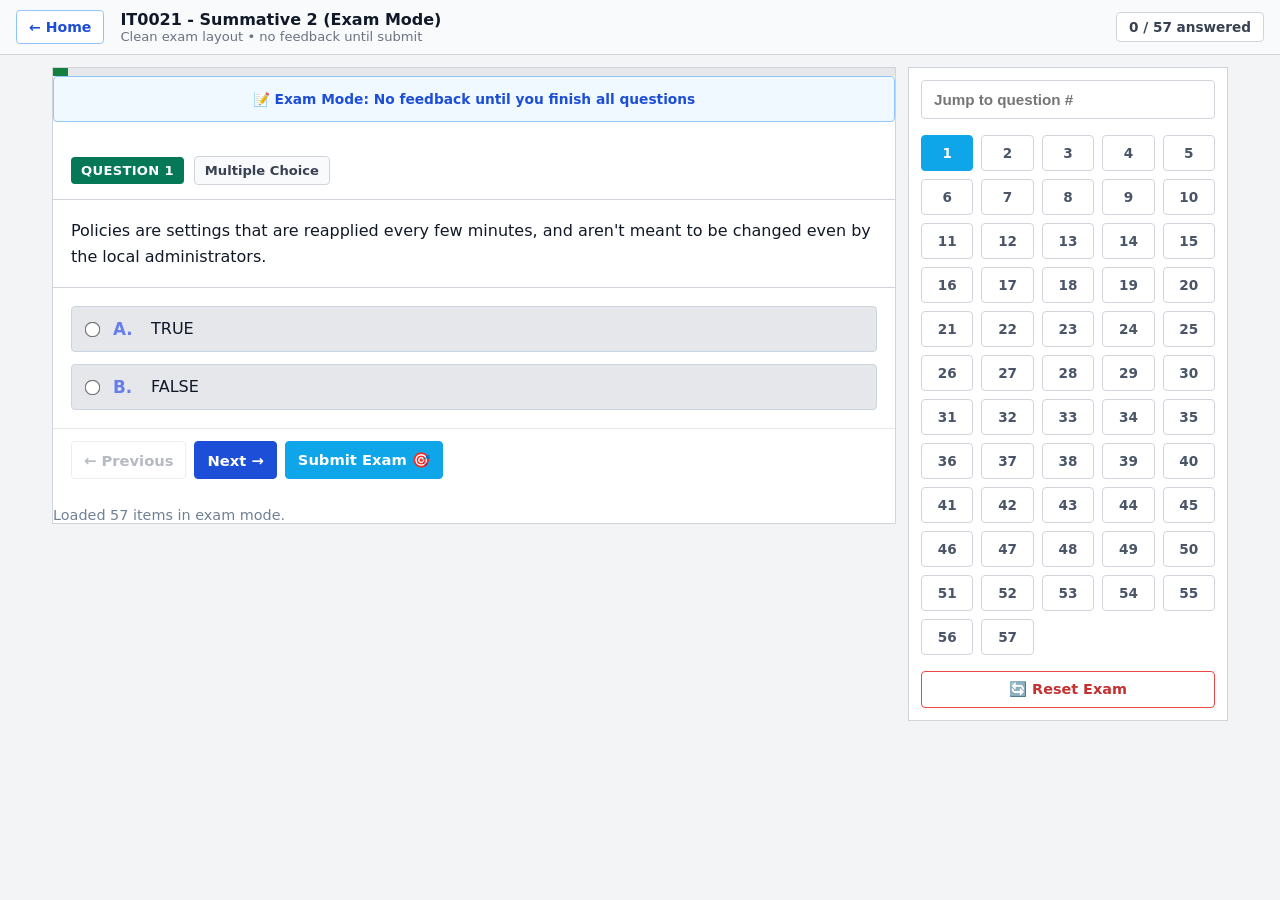
<file: exams/it0021-summative-2.html>
<!DOCTYPE html>
<html lang="en">
<head>
  <meta charset="UTF-8" />
  <meta name="viewport" content="width=device-width, initial-scale=1.0" />
  <title>IT0021 - Summative 2 (Exam Mode)</title>
  <style>
    * { box-sizing: border-box; margin: 0; padding: 0; }

    body {
      font-family: 'Segoe UI', system-ui, -apple-system, sans-serif;
      background: #f3f4f6;
      color: #111827;
      min-height: 100vh;
    }
    .topbar {
      position: sticky;
      top: 0;
      z-index: 20;
      background: #f8fafc;
      border-bottom: 1px solid #d1d5db;
      padding: 10px 16px;
      display: flex;
      align-items: center;
      gap: 16px;
      flex-wrap: wrap;
    }
    .back {
      text-decoration: none;
      color: #1d4ed8;
      padding: 8px 12px;
      border: 1px solid #93c5fd;
      border-radius: 4px;
      background: #ffffff;
      font-size: .88rem;
      font-weight: 700;
      transition: all 0.2s ease;
    }
    .back:hover {
      background: #1d4ed8;
      color: #ffffff;
    }
    .title { font-size: 1rem; font-weight: 800; color: #111827; }
    .sub { font-size: .82rem; color: #6b7280; }
    .stats { margin-left: auto; display: flex; gap: 10px; flex-wrap: wrap; }
    .pill {
      padding: 6px 12px;
      border-radius: 4px;
      background: #ffffff;
      border: 1px solid #d1d5db;
      font-size: .85rem;
      font-weight: 700;
      color: #374151;
    }

    .app {
      max-width: 1200px;
      margin: 0 auto;
      padding: 12px;
      display: grid;
      grid-template-columns: 1fr 320px;
      gap: 12px;
      align-items: start;
    }
    @media (max-width: 860px) {
      .app { grid-template-columns: 1fr; }
      .side { position: static !important; }
    }

    .card {
      background: #ffffff;
      border: 1px solid #d1d5db;
      border-radius: 0;
    }

    .qcard { padding: 0; overflow: hidden; }
    .qmeta { display: flex; gap: 10px; align-items: center; margin-bottom: 14px; flex-wrap: wrap; padding: 14px 18px 0; }
    .badge {
      padding: 6px 10px;
      border-radius: 4px;
      font-size: .82rem;
      font-weight: 800;
      background: #047857;
      color: #ffffff;
      text-transform: uppercase;
      letter-spacing: 0.3px;
    }
    .qtype {
      padding: 6px 10px;
      border-radius: 4px;
      font-size: .82rem;
      background: #f9fafb;
      border: 1px solid #d1d5db;
      color: #374151;
      font-weight: 700;
    }
    .qtext {
      font-size: 1rem;
      line-height: 1.6;
      margin: 0;
      padding: 18px;
      border-top: 1px solid #d1d5db;
      border-bottom: 1px solid #d1d5db;
      color: #111827;
      font-weight: 500;
      background: #ffffff;
    }

    .exam-progress {
      height: 8px;
      background: #e5e7eb;
      width: 100%;
    }
    .exam-progress-fill {
      height: 100%;
      width: 0%;
      background: #15803d;
      transition: width .2s ease;
    }

    #contentArea { padding: 18px; }

    .options { display: grid; gap: 12px; }
    .opt {
      border: 1px solid #cbd5e1;
      background: #e5e7eb;
      border-radius: 4px;
      padding: 12px 14px;
      display: flex;
      gap: 14px;
      align-items: flex-start;
      cursor: pointer;
      transition: background .15s ease, border-color .15s ease;
    }
    .opt:hover {
      border-color: #64748b;
      background: #d1d5db;
    }
    .opt input { margin-top: 4px; transform: scale(1.2); cursor: pointer; }
    .opt.selected {
      border-color: #1d4ed8;
      background: #dbeafe;
    }
    .opt.correct {
      border-color: #48bb78;
      background: #f0fff4;
    }
    .opt.wrong {
      border-color: #f56565;
      background: #fff5f5;
    }
    .opt.disabled { pointer-events: none; cursor: default; }
    .opt-letter {
      font-weight: 900;
      min-width: 24px;
      color: #667eea;
      font-size: 1.05rem;
    }

    .study {
      border: 1px dashed #9ca3af;
      border-radius: 4px;
      padding: 20px;
      background: #f9fafb;
      line-height: 1.8;
      color: #2d3748;
    }
    .study-answer {
      margin-top: 16px;
      padding: 18px;
      border-radius: 16px;
      border: 2px solid #10b981;
      background: #edf2f7;
      white-space: pre-wrap;
      display: none;
      color: #2d3748;
      font-weight: 500;
    }
    .study-answer.show { display: block; }

    .actions { display: flex; gap: 10px; margin: 0; padding: 12px 18px 16px; border-top: 1px solid #e5e7eb; flex-wrap: wrap; }
    button {
      border: 1px solid #cbd5e1;
      border-radius: 4px;
      padding: 9px 14px;
      font-size: .92rem;
      font-weight: 800;
      cursor: pointer;
      font-family: inherit;
      transition: all 0.15s ease;
    }
    button:hover:not(:disabled) {
      filter: brightness(0.98);
    }
    button:disabled { opacity: .4; cursor: not-allowed; }
    .b-secondary {
      background: #ffffff;
      color: #4a5568;
      border: 1px solid #cbd5e1;
    }
    .b-secondary:hover:not(:disabled) {
      border-color: #667eea;
      color: #667eea;
    }
    .b-primary {
      background: #1d4ed8;
      color: #ffffff;
      border-color: #1d4ed8;
    }
    .b-finish {
      background: #0ea5e9;
      color: #ffffff;
      border-color: #0ea5e9;
    }

    .result {
      margin-top: 20px;
      padding: 18px;
      border-radius: 16px;
      border: 2px solid #cbd5e0;
      background: #f7fafc;
      line-height: 1.7;
      display: none;
      color: #2d3748;
    }
    .result.show { display: block; }

    .side { padding: 12px; position: sticky; top: 72px; }
    .search {
      width: 100%;
      padding: 10px 12px;
      border-radius: 4px;
      border: 1px solid #d1d5db;
      background: #ffffff;
      color: #2d3748;
      margin-bottom: 16px;
      font-size: .95rem;
      font-weight: 600;
      transition: all 0.2s ease;
    }
    .search:focus {
      outline: none;
      border-color: #667eea;
      box-shadow: 0 0 0 3px rgba(102,126,234,0.1);
    }
    .grid {
      display: grid;
      grid-template-columns: repeat(5, 1fr);
      gap: 8px;
      max-height: 68vh;
      overflow: auto;
    }
    .nav {
      padding: 11px 0;
      border-radius: 4px;
      border: 1px solid #d1d5db;
      background: #ffffff;
      color: #4a5568;
      font-weight: 800;
      cursor: pointer;
      font-size: .85rem;
      transition: all 0.2s ease;
    }
    .nav:hover {
      border-color: #94a3b8;
    }
    .nav.current {
      background: #0ea5e9;
      border-color: #0ea5e9;
      color: #ffffff;
    }
    .nav.answered {
      background: #d1fae5;
      border-color: #10b981;
      color: #065f46;
    }
    .nav.done {
      background: #f0fff4;
      border-color: #48bb78;
      color: #22543d;
    }
    .nav.wrong {
      background: #fff5f5;
      border-color: #f56565;
      color: #742a2a;
    }
    .nav.study {
      background: #fffaf0;
      border-color: #ed8936;
      color: #7c2d12;
    }

    .status {
      margin-top: 12px;
      color: #718096;
      font-size: .9rem;
    }

    .reset-btn {
      width: 100%;
      margin-top: 16px;
      padding: 12px 16px;
      border-radius: 4px;
      border: 1px solid #ef4444;
      background: #ffffff;
      color: #c53030;
      font-size: .9rem;
      font-weight: 800;
      cursor: pointer;
      transition: all 0.3s ease;
      font-family: inherit;
    }
    .reset-btn:hover {
      background: #fff5f5;
    }

    .results-page {
      display: none;
      padding: 32px;
    }
    .results-page.show { display: block; }
    .score-card {
      text-align: center;
      padding: 26px;
      background: #065f46;
      border-radius: 0;
      color: #ffffff;
      margin-bottom: 32px;
    }
    .score-card.fail {
      background: #dc2626;
    }
    .score-big {
      font-size: 4rem;
      font-weight: 900;
      margin: 16px 0;
    }
    .score-label {
      font-size: 1.2rem;
      opacity: 0.95;
    }

    .review-section {
      margin-top: 24px;
    }
    .review-title {
      font-size: 1.3rem;
      font-weight: 800;
      margin-bottom: 16px;
      color: #1a202c;
    }
    .review-item {
      padding: 16px;
      border-radius: 14px;
      border: 2px solid #e2e8f0;
      background: #f7fafc;
      margin-bottom: 12px;
    }
    .review-item.correct {
      border-color: #48bb78;
      background: #f0fff4;
    }
    .review-item.wrong {
      border-color: #f56565;
      background: #fff5f5;
    }
    .review-q {
      font-weight: 700;
      margin-bottom: 8px;
      color: #2d3748;
    }
    .review-ans {
      font-size: 0.9rem;
      color: #4a5568;
      line-height: 1.6;
    }
    .review-exp {
      margin-top: 8px;
      padding-top: 8px;
      border-top: 1px solid #cbd5e0;
      font-size: 0.88rem;
      color: #718096;
      font-style: italic;
    }

    .exam-mode-notice {
      margin-bottom: 20px;
      padding: 14px 18px;
      border-radius: 0;
      background: #f0f9ff;
      border: 1px solid #93c5fd;
      color: #1d4ed8;
      font-size: .86rem;
      font-weight: 600;
      text-align: center;
    }

    @media (max-width: 700px) {
      .topbar {
        position: static;
        padding: 8px 10px;
        gap: 8px;
      }
      .back {
        padding: 6px 10px;
        font-size: .82rem;
      }
      .title { font-size: .92rem; }
      .sub { font-size: .76rem; }
      .stats {
        margin-left: 0;
        width: 100%;
        justify-content: flex-end;
      }
      .pill {
        padding: 5px 8px;
        font-size: .78rem;
      }

      .app {
        padding: 8px;
        gap: 8px;
      }
      .qmeta { padding: 10px 12px 0; margin-bottom: 10px; }
      .qtext { padding: 12px; font-size: .94rem; line-height: 1.5; }
      #contentArea { padding: 12px; }
      .actions { padding: 10px 12px 12px; gap: 8px; }
      button { padding: 8px 10px; font-size: .86rem; }
      .side { padding: 10px; }
      .grid { max-height: 42vh; }
      .exam-mode-notice { margin-bottom: 12px; padding: 10px 12px; font-size: .8rem; }
      .results-page { padding: 14px; }
      .score-big { font-size: 2.6rem; }
      .review-title { font-size: 1.05rem; }
    }

    @media (max-width: 480px) {
      .sub { display: none; }
      .qmeta { gap: 6px; }
      .badge, .qtype { font-size: .74rem; padding: 5px 8px; }
      .opt { padding: 10px; gap: 8px; }
      .opt-letter { min-width: 18px; font-size: .92rem; }
      .actions {
        display: grid;
        grid-template-columns: 1fr 1fr;
      }
      .actions .b-finish { grid-column: 1 / -1; }
      .nav { font-size: .8rem; padding: 8px 0; }
    }
  </style>
  <link rel="stylesheet" href="./pmi-clean.css" />
</head>
<body>
  <div class="topbar">
    <a href="../index.html" class="back">← Home</a>
    <div>
      <div class="title">IT0021 - Summative 2 (Exam Mode)</div>
      <div class="sub">Clean exam layout • no feedback until submit</div>
    </div>
    <div class="stats">
      <div class="pill" id="pillProgress">0 / 0 answered</div>
    </div>
  </div>

  <div class="app">
    <main class="card qcard">
      <div id="questionView">
        <div class="exam-progress"><div class="exam-progress-fill" id="examProgressFill"></div></div>
        <div class="exam-mode-notice">
          📝 Exam Mode: No feedback until you finish all questions
        </div>
        <div class="qmeta">
          <span class="badge" id="qNumber">Question -</span>
          <span class="qtype" id="qType">Loading...</span>
        </div>
        <p class="qtext" id="qText">Loading questions...</p>
        <div id="contentArea"></div>
        <div class="actions">
          <button class="b-secondary" id="prevBtn">← Previous</button>
          <button class="b-primary" id="nextBtn">Next →</button>
          <button class="b-finish" id="submitBtn">Submit Exam 🎯</button>
        </div>
        <div class="status" id="loadStatus">Loaded local question bank.</div>
      </div>

      <div id="resultsView" class="results-page">
        <div class="score-card" id="scoreCard">
          <div class="score-label">Your Score</div>
          <div class="score-big" id="scoreBig">--</div>
          <div class="score-label" id="scoreText">-- out of --</div>
        </div>

        <div class="review-section">
          <div class="review-title">✅ Correct Answers (<span id="correctCount">0</span>)</div>
          <div id="correctList"></div>
        </div>

        <div class="review-section">
          <div class="review-title">❌ Incorrect Answers (<span id="wrongCount">0</span>)</div>
          <div id="wrongList"></div>
        </div>

        <div class="actions">
          <button class="b-secondary" id="retakeBtn">Retake Exam</button>
          <button class="b-primary" onclick="window.location.href='../index.html'">Back to Home</button>
        </div>
      </div>
    </main>

    <aside class="card side">
      <input class="search" id="jumpInput" placeholder="Jump to question #" inputmode="numeric" />
      <div class="grid" id="navGrid"></div>
      <button class="reset-btn" id="resetBtn">🔄 Reset Exam</button>
    </aside>
  </div>

  <script src="./it0021-summative-2-questions.js"></script>
  <script src="./pmi-interactive.js"></script>
  <script>
    const STORAGE_KEY = "it0021-summative-2-exam-v1";
    const LAST_SCORE_KEY = "it0021-summative-2-last-score-v1";
    const questions = Array.isArray(window.IT0021_SUMMATIVE_2_QUESTIONS) ? window.IT0021_SUMMATIVE_2_QUESTIONS : [];
    let state = { current: 0, answers: {}, viewedStudy: {}, interactiveAnswers: {}, finished: false };

    try {
      const saved = JSON.parse(localStorage.getItem(STORAGE_KEY) || "null");
      if (saved && typeof saved === "object") {
        state = {
          current: Number.isInteger(saved.current) ? saved.current : 0,
          answers: saved.answers || {},
          viewedStudy: saved.viewedStudy || {},
          interactiveAnswers: saved.interactiveAnswers || {},
          finished: saved.finished || false
        };
      }
    } catch {}

    const $ = id => document.getElementById(id);
    const qNumber = $("qNumber"), qType = $("qType"), qText = $("qText"), contentArea = $("contentArea"),
          prevBtn = $("prevBtn"), nextBtn = $("nextBtn"), submitBtn = $("submitBtn"),
          navGrid = $("navGrid"), jumpInput = $("jumpInput"), loadStatus = $("loadStatus"),
          pillProgress = $("pillProgress"), resetBtn = $("resetBtn"),
          examProgressFill = $("examProgressFill"),
          questionView = $("questionView"), resultsView = $("resultsView"),
          scoreCard = $("scoreCard"), scoreBig = $("scoreBig"), scoreText = $("scoreText"),
          correctCount = $("correctCount"), wrongCount = $("wrongCount"),
          correctList = $("correctList"), wrongList = $("wrongList"),
          retakeBtn = $("retakeBtn");

    function save() {
      localStorage.setItem(STORAGE_KEY, JSON.stringify(state));
    }

    function isInteractiveType(q) {
      return q.type === "match" || q.type === "order" || q.type === "classify";
    }

    function evaluateQuestion(q) {
      if (q.type === "mcq") {
        const ans = state.answers[q.number];
        return {
          answered: !!ans,
          correct: !!ans && !!ans.correct,
          selected: ans?.selected || null
        };
      }

      if (q.type === "match") {
        const saved = state.interactiveAnswers[q.number] || {};
        const allFilled = q.pairs.every((_, i) => !!saved[i]);
        const correct = allFilled && q.pairs.every((p, i) => saved[i] === p.left);
        return {
          answered: Object.keys(saved).length > 0,
          correct,
          response: saved
        };
      }

      if (q.type === "order") {
        const savedOrder = state.interactiveAnswers[q.number]?.order || [];
        const correct = savedOrder.length === q.items.length && savedOrder.every((item, i) => item === q.items[i]);
        return {
          answered: savedOrder.length > 0,
          correct,
          response: savedOrder
        };
      }

      if (q.type === "classify") {
        const savedBuckets = state.interactiveAnswers[q.number]?.buckets || {};
        const placedCount = Object.values(savedBuckets).reduce((sum, arr) => sum + (Array.isArray(arr) ? arr.length : 0), 0);
        const allPlacedCorrectly = q.items.every(it => Array.isArray(savedBuckets[it.category]) && savedBuckets[it.category].includes(it.text));
        const noExtras = q.categories.every(cat => (savedBuckets[cat] || []).every(text => q.items.some(it => it.text === text && it.category === cat)));
        const correct = placedCount === q.items.length && allPlacedCorrectly && noExtras;
        return {
          answered: placedCount > 0,
          correct,
          response: savedBuckets
        };
      }

      return { answered: !!state.viewedStudy[q.number], correct: false };
    }

    function getScorableQuestions() {
      return questions.filter(q => q.type === "mcq" || isInteractiveType(q));
    }

    function getEvaluatedScorableQuestions() {
      return getScorableQuestions().map(q => ({ q, result: evaluateQuestion(q) }));
    }

    function getExamScoreSnapshot() {
      const evaluated = getEvaluatedScorableQuestions();
      const correctCountValue = evaluated.filter(x => x.result.correct).length;
      const totalCountValue = evaluated.length;
      const percentValue = totalCountValue > 0 ? Math.round((correctCountValue / totalCountValue) * 100) : 0;
      return {
        correct: correctCountValue,
        total: totalCountValue,
        percent: percentValue
      };
    }

    function renderBottomStatus() {
      const baseText = `Loaded ${questions.length} items in exam mode.`;
      try {
        const previous = JSON.parse(localStorage.getItem(LAST_SCORE_KEY) || "null");
        if (previous && Number.isFinite(previous.percent) && Number.isFinite(previous.correct) && Number.isFinite(previous.total)) {
          loadStatus.textContent = `${baseText} Previous score: ${previous.percent}% (${previous.correct}/${previous.total}).`;
          return;
        }
      } catch {}
      loadStatus.textContent = baseText;
    }

    function updateStats() {
      const total = questions.length;
      const answeredMcq = Object.keys(state.answers).length;
      const viewedStudy = Object.values(state.viewedStudy).filter(Boolean).length;
      const answered = answeredMcq + viewedStudy;
      pillProgress.textContent = `${answered} / ${total} answered`;
    }

    function renderNav() {
      navGrid.innerHTML = "";
      questions.forEach((q, index) => {
        const b = document.createElement("button");
        b.className = "nav";
        b.textContent = q.number;
        if (index === state.current && !state.finished) b.classList.add("current");

        if (state.finished) {
          if (q.type === "mcq" && state.answers[q.number]) {
            b.classList.add(state.answers[q.number].correct ? "done" : "wrong");
          }
          if (isInteractiveType(q)) {
            const interactiveResult = evaluateQuestion(q);
            b.classList.add(interactiveResult.correct ? "done" : "wrong");
          } else if (q.type !== "mcq" && state.viewedStudy[q.number]) {
            b.classList.add("study");
          }
        } else {
          if (q.type === "mcq" && state.answers[q.number]) b.classList.add("answered");
          if (q.type !== "mcq" && state.viewedStudy[q.number]) b.classList.add("answered");
        }

        b.onclick = () => {
          if (!state.finished) {
            state.current = index;
            save();
            render();
          }
        };
        navGrid.appendChild(b);
      });
    }

    function getAnswerKeys(answer) {
      return String(answer || "")
        .split(",")
        .map(part => part.trim())
        .filter(Boolean);
    }

    function isMultiAnswer(q) {
      return getAnswerKeys(q.answer).length > 1;
    }

    function formatAnswerText(q) {
      return getAnswerKeys(q.answer)
        .map(key => `${key}. ${q.options[key] || ""}`)
        .join(", ");
    }

    function getSelectedAnswerKeys(container) {
      return [...container.querySelectorAll('input[name="opt"]:checked')]
        .map(input => input.value)
        .sort();
    }

    function answersMatch(selected, q) {
      const correct = getAnswerKeys(q.answer).sort();
      return selected.length === correct.length && selected.every((key, index) => key === correct[index]);
    }

    function formatSelectedAnswers(selected, q) {
      return selected.length
        ? selected.map(key => `${key}. ${q.options[key] || ""}`).join(", ")
        : "(unanswered)";
    }

    function renderMCQ(q) {
      const wrap = document.createElement("div");
      wrap.className = "options";
      const multi = isMultiAnswer(q);
      const existing = state.answers[q.number];
      const existingSelected = Array.isArray(existing?.selected)
        ? [...existing.selected].sort()
        : getAnswerKeys(existing?.selected);
      const correctKeys = getAnswerKeys(q.answer);
      Object.entries(q.options).forEach(([key, value]) => {
        const label = document.createElement("label");
        label.className = "opt";
        const isSelected = existingSelected.includes(key);
        if (isSelected) label.classList.add("selected");
        if (existing) label.classList.add("disabled");
        label.innerHTML = `<input type="${multi ? "checkbox" : "radio"}" name="opt" value="${key}" ${isSelected ? "checked" : ""} ${existing ? "disabled" : ""} /><span class="opt-letter">${key}.</span><span>${value}</span>`;
        if (!existing) {
          const input = label.querySelector("input");
          input.addEventListener("change", () => {
            if (multi) {
              label.classList.toggle("selected", input.checked);
            } else {
              wrap.querySelectorAll(".opt").forEach(o => o.classList.remove("selected"));
              label.classList.add("selected");
            }
          });
        }
        wrap.appendChild(label);
      });
      contentArea.appendChild(wrap);

      if (existing) {
        wrap.querySelectorAll(".opt").forEach(opt => {
          const input = opt.querySelector("input");
          opt.classList.add("disabled");
          input.disabled = true;
          if (input.checked) opt.classList.add("selected");
          if (correctKeys.includes(input.value)) opt.classList.add("correct");
          if (existingSelected.includes(input.value) && !correctKeys.includes(input.value)) opt.classList.add("wrong");
        });
      }
    }

    function renderStudy(q) {
      if (PMI_INTERACTIVE.isInteractive(q)) {
        PMI_INTERACTIVE.render(q, contentArea, false, () => {});

        const checkBtn = contentArea.querySelector(".ia-check-btn");
        if (checkBtn) checkBtn.remove();

        const helper = document.createElement("div");
        helper.className = "status";
        helper.style.marginTop = "10px";
        helper.textContent = "Exam mode: no instant checking. Your response is submitted when you click Next or Submit Exam.";
        contentArea.appendChild(helper);

        return;
      }
      const box = document.createElement("div");
      box.className = "study";
      box.innerHTML = `<strong>Study Item</strong><br/>${q.question}<br/><br/><em>Click Next to mark as viewed</em>`;
      contentArea.appendChild(box);
    }

    function render() {
      if (state.finished) {
        showResults();
        return;
      }

      if (!questions.length) return;
      if (state.current < 0) state.current = 0;
      if (state.current > questions.length - 1) state.current = questions.length - 1;

      const q = questions[state.current];
      qNumber.textContent = `Question ${q.number}`;
      qType.textContent = q.type === "mcq" ? "Multiple Choice" : q.type === "order" ? "Ordering" : q.type === "match" ? "Matching" : q.type === "classify" ? "Classification" : "Study Item";
      qText.textContent = q.question;
      if (examProgressFill) examProgressFill.style.width = `${((state.current + 1) / questions.length) * 100}%`;

      contentArea.innerHTML = "";

      if (q.type === "mcq") renderMCQ(q);
      else renderStudy(q);

      prevBtn.disabled = state.current === 0;
      nextBtn.disabled = state.current === questions.length - 1;

      updateStats();
      renderNav();
      save();
    }

    function submitCurrentQuestion() {
      const q = questions[state.current];
      if (!q) return;

      if (q.type === "mcq") {
        if (state.answers[q.number]) return;
        const selected = getSelectedAnswerKeys(contentArea);
        if (selected.length) {
          const multi = isMultiAnswer(q);
          state.answers[q.number] = {
            selected: multi ? selected : selected[0],
            correct: answersMatch(selected, q)
          };
          save();
        }
        return;
      }

      captureInteractiveAnswer(q);
      if (!state.viewedStudy[q.number]) {
        state.viewedStudy[q.number] = true;
        save();
      }
    }

    function captureInteractiveAnswer(q) {
      if (q.type === "match") {
        const slots = contentArea.querySelectorAll(".match-slot[data-idx]");
        if (!slots.length) return;

        const answer = {};
        slots.forEach(slot => {
          const idx = slot.dataset.idx;
          const text = (slot.textContent || "").trim();
          if (text && text !== "— place here —" && !text.includes("place here")) {
            answer[idx] = text;
          }
        });

        state.interactiveAnswers[q.number] = answer;
        save();
        return;
      }

      if (q.type === "order") {
        const orderedItems = [...contentArea.querySelectorAll('.order-item span[style*="flex:1"]')]
          .map(el => (el.textContent || "").trim())
          .filter(Boolean);
        state.interactiveAnswers[q.number] = { order: orderedItems };
        save();
        return;
      }

      if (q.type === "classify") {
        const buckets = {};
        contentArea.querySelectorAll(".classify-bucket").forEach(bucket => {
          const title = (bucket.querySelector(".classify-bucket-title")?.textContent || "").trim();
          if (!title) return;
          buckets[title] = [...bucket.querySelectorAll(".classify-placed-item")]
            .map(el => (el.textContent || "").replace("✕", "").trim())
            .filter(Boolean);
        });
        state.interactiveAnswers[q.number] = { buckets };
        save();
      }
    }

    function showResults() {
      questionView.style.display = "none";
      resultsView.classList.add("show");
      if (examProgressFill) examProgressFill.style.width = "100%";

      const evaluated = getEvaluatedScorableQuestions();
      const correct = evaluated.filter(x => x.result.correct);
      const wrong = evaluated.filter(x => !x.result.correct);
      const scoreSnapshot = getExamScoreSnapshot();
      const total = scoreSnapshot.total;
      const score = scoreSnapshot.correct;
      const percentage = scoreSnapshot.percent;

      scoreBig.textContent = `${percentage}%`;
      scoreText.textContent = `${score} out of ${total} correct`;
      correctCount.textContent = correct.length;
      wrongCount.textContent = wrong.length;

      if (percentage >= 70) {
        scoreCard.classList.remove("fail");
      } else {
        scoreCard.classList.add("fail");
      }

      correctList.innerHTML = "";
      correct.forEach(({ q, result }) => {
        const item = document.createElement("div");
        item.className = "review-item correct";
        if (q.type === "mcq") {
          const selected = Array.isArray(result.selected) ? result.selected : getAnswerKeys(result.selected);
          item.innerHTML = `
            <div class="review-q">Q${q.number}: ${q.question}</div>
            <div class="review-ans">✅ Your answer: <strong>${formatSelectedAnswers(selected, q)}</strong></div>
            ${q.explanation ? `<div class="review-exp">${q.explanation}</div>` : ''}
          `;
        } else {
          item.innerHTML = `
            <div class="review-q">Q${q.number}: ${q.question}</div>
            <div class="review-ans">✅ Your interactive response is correct.</div>
            ${q.explanation ? `<div class="review-exp">${q.explanation}</div>` : ''}
          `;
        }
        correctList.appendChild(item);
      });

      wrongList.innerHTML = "";
      wrong.forEach(({ q, result }) => {
        const item = document.createElement("div");
        item.className = "review-item wrong";
        if (q.type === "mcq") {
          const hasAnswer = !!result.selected;
          const selected = Array.isArray(result.selected) ? result.selected : getAnswerKeys(result.selected);
          item.innerHTML = `
            <div class="review-q">Q${q.number}: ${q.question}</div>
            <div class="review-ans">
              ${hasAnswer
                ? `❌ Your answer: <strong>${formatSelectedAnswers(selected, q)}</strong><br/>`
                : `❌ Your answer: <strong>(unanswered)</strong><br/>`}
              ✅ Correct answer: <strong>${formatAnswerText(q)}</strong>
            </div>
            ${q.explanation ? `<div class="review-exp">${q.explanation}</div>` : ''}
          `;
        } else {
          item.innerHTML = `
            <div class="review-q">Q${q.number}: ${q.question}</div>
            <div class="review-ans">❌ Your interactive response is incomplete or incorrect.</div>
            ${q.explanation ? `<div class="review-exp">${q.explanation}</div>` : ''}
          `;
        }
        wrongList.appendChild(item);
      });

      renderNav();
    }

    prevBtn.onclick = () => {
      if (state.current > 0) {
        state.current -= 1;
        render();
      }
    };

    submitBtn.onclick = () => {
      submitCurrentQuestion();
      const answered = Object.keys(state.answers).length + Object.values(state.viewedStudy).filter(Boolean).length;
      const total = questions.length;
      const unanswered = total - answered;
      const msg = unanswered > 0
        ? `You have ${unanswered} unanswered question(s). Submit anyway and see your score?`
        : "Submit the exam and see your results?";
      if (confirm(msg)) {
        state.finished = true;
        save();
        showResults();
      }
    };

    nextBtn.onclick = () => {
      submitCurrentQuestion();
      if (state.current < questions.length - 1) {
        state.current += 1;
        render();
      }
    };

    jumpInput.onkeydown = (e) => {
      if (e.key !== "Enter") return;
      const num = parseInt(jumpInput.value, 10);
      if (!Number.isNaN(num)) {
        const idx = questions.findIndex(q => q.number === num);
        if (idx >= 0) {
          state.current = idx;
          render();
        }
      }
      jumpInput.value = "";
    };

    resetBtn.onclick = () => {
      const confirmed = confirm("Reset the exam? This will clear all your answers and start fresh.");
      if (confirmed) {
        localStorage.removeItem(STORAGE_KEY);
        state = { current: 0, answers: {}, viewedStudy: {}, interactiveAnswers: {}, finished: false };
        location.reload();
      }
    };

    retakeBtn.onclick = () => {
      const previousScore = getExamScoreSnapshot();
      localStorage.setItem(LAST_SCORE_KEY, JSON.stringify(previousScore));
      localStorage.removeItem(STORAGE_KEY);
      state = { current: 0, answers: {}, viewedStudy: {}, interactiveAnswers: {}, finished: false };
      resultsView.classList.remove("show");
      questionView.style.display = "block";
      renderBottomStatus();
      render();
    };

    document.addEventListener("keydown", (e) => {
      if (state.finished) return;
      if (e.key === "ArrowRight" && state.current < questions.length - 1) {
        nextBtn.click();
      }
      if (e.key === "ArrowLeft" && state.current > 0) {
        state.current--;
        render();
      }
    });

    if (questions.length > 0) {
      renderBottomStatus();
      if (state.finished) {
        showResults();
      } else {
        render();
      }
    } else {
      loadStatus.textContent = "Failed to load local question bank.";
      qType.textContent = "Load Error";
      qText.textContent = "Could not load local question data. Ensure exams/it0021-summative-2-questions.js is available.";
      prevBtn.disabled = true;
      nextBtn.disabled = true;
    }
  </script>
</body>
</html>
</file>
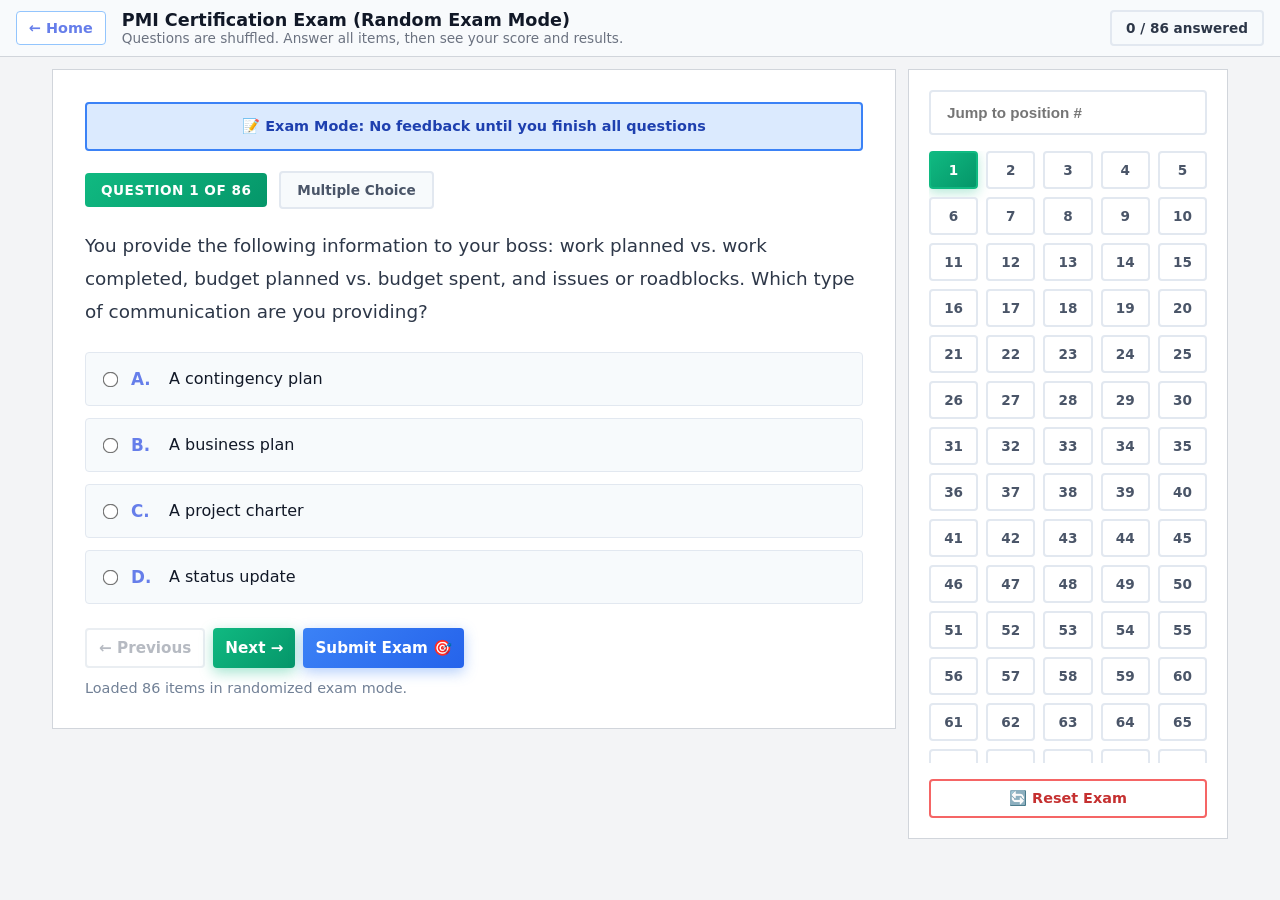
<file: exams/pmi-exam-random.html>
<!DOCTYPE html>
<html lang="en">
<head>
  <meta charset="UTF-8" />
  <meta name="viewport" content="width=device-width, initial-scale=1.0" />
  <title>PMI Certification Exam - Random Exam Mode</title>
  <style>
    * { box-sizing: border-box; margin: 0; padding: 0; }

    body {
      font-family: 'Segoe UI', system-ui, -apple-system, sans-serif;
      background: linear-gradient(135deg, #f5f7fa 0%, #c3cfe2 100%);
      color: #1a202c;
      min-height: 100vh;
    }
    .topbar {
      position: sticky;
      top: 0;
      z-index: 20;
      background: #ffffff;
      border-bottom: 2px solid #e2e8f0;
      padding: 16px 24px;
      display: flex;
      align-items: center;
      gap: 16px;
      flex-wrap: wrap;
      box-shadow: 0 4px 12px rgba(0,0,0,0.05);
    }
    .back {
      text-decoration: none;
      color: #667eea;
      padding: 10px 18px;
      border: 2px solid #667eea;
      border-radius: 12px;
      background: #ffffff;
      font-size: .9rem;
      font-weight: 700;
      transition: all 0.3s ease;
    }
    .back:hover {
      background: #667eea;
      color: #ffffff;
      transform: translateX(-2px);
    }
    .title { font-size: 1.1rem; font-weight: 900; color: #1a202c; }
    .sub { font-size: .85rem; color: #4a5568; }
    .stats { margin-left: auto; display: flex; gap: 10px; flex-wrap: wrap; }
    .pill {
      padding: 8px 14px;
      border-radius: 100px;
      background: #f7fafc;
      border: 2px solid #e2e8f0;
      font-size: .85rem;
      font-weight: 700;
      color: #2d3748;
    }

    .app {
      max-width: 1200px;
      margin: 0 auto;
      padding: 24px;
      display: grid;
      grid-template-columns: 1fr 320px;
      gap: 24px;
      align-items: start;
    }
    @media (max-width: 860px) {
      .app { grid-template-columns: 1fr; }
      .side { position: static !important; }
    }

    .card {
      background: #ffffff;
      border: 2px solid #e2e8f0;
      border-radius: 20px;
      box-shadow: 0 10px 30px rgba(0,0,0,0.08);
    }

    .qcard { padding: 32px; }
    .qmeta { display: flex; gap: 12px; align-items: center; margin-bottom: 20px; flex-wrap: wrap; }
    .badge {
      padding: 9px 16px;
      border-radius: 100px;
      font-size: .85rem;
      font-weight: 800;
      background: linear-gradient(135deg, #10b981 0%, #059669 100%);
      color: #ffffff;
      text-transform: uppercase;
      letter-spacing: 0.5px;
    }
    .qtype {
      padding: 9px 16px;
      border-radius: 100px;
      font-size: .85rem;
      background: #f7fafc;
      border: 2px solid #e2e8f0;
      color: #4a5568;
      font-weight: 700;
    }
    .qtext {
      font-size: clamp(1rem,2vw,1.15rem);
      line-height: 1.8;
      margin-bottom: 24px;
      color: #2d3748;
      font-weight: 500;
    }

    .options { display: grid; gap: 12px; }
    .opt {
      border: 2px solid #e2e8f0;
      background: #f7fafc;
      border-radius: 16px;
      padding: 16px 18px;
      display: flex;
      gap: 14px;
      align-items: flex-start;
      cursor: pointer;
      transition: all 0.2s ease;
    }
    .opt:hover {
      border-color: #667eea;
      background: #edf2f7;
      transform: translateX(4px);
    }
    .opt input { margin-top: 4px; transform: scale(1.2); cursor: pointer; }
    .opt.selected {
      border-color: #10b981;
      background: #d1fae5;
    }
    .opt.correct {
      border-color: #48bb78;
      background: #f0fff4;
    }
    .opt.wrong {
      border-color: #f56565;
      background: #fff5f5;
    }
    .opt.disabled { pointer-events: none; cursor: default; }
    .opt-letter {
      font-weight: 900;
      min-width: 24px;
      color: #667eea;
      font-size: 1.05rem;
    }

    .study {
      border: 2px dashed #cbd5e0;
      border-radius: 16px;
      padding: 20px;
      background: #f7fafc;
      line-height: 1.8;
      color: #2d3748;
    }
    .study-answer {
      margin-top: 16px;
      padding: 18px;
      border-radius: 16px;
      border: 2px solid #10b981;
      background: #edf2f7;
      white-space: pre-wrap;
      display: none;
      color: #2d3748;
      font-weight: 500;
    }
    .study-answer.show { display: block; }

    .actions { display: flex; gap: 12px; margin-top: 24px; flex-wrap: wrap; }
    button {
      border: 0;
      border-radius: 14px;
      padding: 13px 22px;
      font-size: .95rem;
      font-weight: 800;
      cursor: pointer;
      font-family: inherit;
      transition: all 0.3s ease;
    }
    button:hover:not(:disabled) {
      transform: translateY(-2px);
      box-shadow: 0 8px 20px rgba(0,0,0,0.15);
    }
    button:disabled { opacity: .4; cursor: not-allowed; }
    .b-secondary {
      background: #ffffff;
      color: #4a5568;
      border: 2px solid #cbd5e0;
    }
    .b-secondary:hover:not(:disabled) {
      border-color: #667eea;
      color: #667eea;
    }
    .b-primary {
      background: linear-gradient(135deg, #10b981 0%, #059669 100%);
      color: #ffffff;
      box-shadow: 0 4px 14px rgba(16,185,129,0.4);
    }
    .b-finish {
      background: linear-gradient(135deg, #3b82f6 0%, #2563eb 100%);
      color: #ffffff;
      box-shadow: 0 4px 14px rgba(59,130,246,0.4);
    }

    .result {
      margin-top: 20px;
      padding: 18px;
      border-radius: 16px;
      border: 2px solid #cbd5e0;
      background: #f7fafc;
      line-height: 1.7;
      display: none;
      color: #2d3748;
    }
    .result.show { display: block; }

    .side { padding: 20px; position: sticky; top: 100px; }
    .search {
      width: 100%;
      padding: 12px 16px;
      border-radius: 14px;
      border: 2px solid #e2e8f0;
      background: #ffffff;
      color: #2d3748;
      margin-bottom: 16px;
      font-size: .95rem;
      font-weight: 600;
      transition: all 0.2s ease;
    }
    .search:focus {
      outline: none;
      border-color: #667eea;
      box-shadow: 0 0 0 3px rgba(102,126,234,0.1);
    }
    .grid {
      display: grid;
      grid-template-columns: repeat(5, 1fr);
      gap: 8px;
      max-height: 68vh;
      overflow: auto;
    }
    .nav {
      padding: 11px 0;
      border-radius: 12px;
      border: 2px solid #e2e8f0;
      background: #ffffff;
      color: #4a5568;
      font-weight: 800;
      cursor: pointer;
      font-size: .85rem;
      transition: all 0.2s ease;
    }
    .nav:hover {
      border-color: #667eea;
      transform: scale(1.05);
    }
    .nav.current {
      background: linear-gradient(135deg, #10b981 0%, #059669 100%);
      border-color: #10b981;
      color: #ffffff;
      box-shadow: 0 4px 12px rgba(16,185,129,0.3);
    }
    .nav.answered {
      background: #d1fae5;
      border-color: #10b981;
      color: #065f46;
    }
    .nav.done {
      background: #f0fff4;
      border-color: #48bb78;
      color: #22543d;
    }
    .nav.wrong {
      background: #fff5f5;
      border-color: #f56565;
      color: #742a2a;
    }
    .nav.study {
      background: #fffaf0;
      border-color: #ed8936;
      color: #7c2d12;
    }

    .status {
      margin-top: 12px;
      color: #718096;
      font-size: .9rem;
    }

    .reset-btn {
      width: 100%;
      margin-top: 16px;
      padding: 12px 16px;
      border-radius: 14px;
      border: 2px solid #f56565;
      background: #ffffff;
      color: #c53030;
      font-size: .9rem;
      font-weight: 800;
      cursor: pointer;
      transition: all 0.3s ease;
      font-family: inherit;
    }
    .reset-btn:hover {
      background: #fff5f5;
      transform: translateY(-2px);
      box-shadow: 0 4px 12px rgba(245,101,101,0.3);
    }

    /* Results Page */
    .results-page {
      display: none;
      padding: 32px;
    }
    .results-page.show { display: block; }
    .score-card {
      text-align: center;
      padding: 40px;
      background: linear-gradient(135deg, #10b981 0%, #059669 100%);
      border-radius: 20px;
      color: #ffffff;
      margin-bottom: 32px;
    }
    .score-card.fail {
      background: linear-gradient(135deg, #f56565 0%, #ef4444 100%);
    }
    .score-big {
      font-size: 4rem;
      font-weight: 900;
      margin: 16px 0;
    }
    .score-label {
      font-size: 1.2rem;
      opacity: 0.95;
    }

    .review-section {
      margin-top: 24px;
    }
    .review-title {
      font-size: 1.3rem;
      font-weight: 800;
      margin-bottom: 16px;
      color: #1a202c;
    }
    .review-item {
      padding: 16px;
      border-radius: 14px;
      border: 2px solid #e2e8f0;
      background: #f7fafc;
      margin-bottom: 12px;
    }
    .review-item.correct {
      border-color: #48bb78;
      background: #f0fff4;
    }
    .review-item.wrong {
      border-color: #f56565;
      background: #fff5f5;
    }
    .review-q {
      font-weight: 700;
      margin-bottom: 8px;
      color: #2d3748;
    }
    .review-ans {
      font-size: 0.9rem;
      color: #4a5568;
      line-height: 1.6;
    }
    .review-exp {
      margin-top: 8px;
      padding-top: 8px;
      border-top: 1px solid #cbd5e0;
      font-size: 0.88rem;
      color: #718096;
      font-style: italic;
    }

    .exam-mode-notice {
      margin-bottom: 20px;
      padding: 14px 18px;
      border-radius: 14px;
      background: #dbeafe;
      border: 2px solid #3b82f6;
      color: #1e40af;
      font-size: .9rem;
      font-weight: 600;
      text-align: center;
    }
  </style>
  <link rel="stylesheet" href="./pmi-clean.css" />
</head>
<body>
  <div class="topbar">
    <a href="../index.html" class="back">← Home</a>
    <div>
      <div class="title">PMI Certification Exam (Random Exam Mode)</div>
      <div class="sub">Questions are shuffled. Answer all items, then see your score and results.</div>
    </div>
    <div class="stats">
      <div class="pill" id="pillProgress">0 / 0 answered</div>
    </div>
  </div>

  <div class="app">
    <main class="card qcard">
      <!-- Question View -->
      <div id="questionView">
        <div class="exam-mode-notice">
          📝 Exam Mode: No feedback until you finish all questions
        </div>
        <div class="qmeta">
          <span class="badge" id="qNumber">Question -</span>
          <span class="qtype" id="qType">Loading...</span>
        </div>
        <p class="qtext" id="qText">Loading questions...</p>
        <div id="contentArea"></div>
        <div class="actions">
          <button class="b-secondary" id="prevBtn">← Previous</button>
          <button class="b-primary" id="nextBtn">Next →</button>
          <button class="b-finish" id="submitBtn">Submit Exam 🎯</button>
        </div>
        <div class="status" id="loadStatus">Loaded local question bank.</div>
      </div>

      <!-- Results View -->
      <div id="resultsView" class="results-page">
        <div class="score-card" id="scoreCard">
          <div class="score-label">Your Score</div>
          <div class="score-big" id="scoreBig">--</div>
          <div class="score-label" id="scoreText">-- out of --</div>
        </div>

        <div class="review-section">
          <div class="review-title">✅ Correct Answers (<span id="correctCount">0</span>)</div>
          <div id="correctList"></div>
        </div>

        <div class="review-section">
          <div class="review-title">❌ Incorrect Answers (<span id="wrongCount">0</span>)</div>
          <div id="wrongList"></div>
        </div>

        <div class="actions">
          <button class="b-secondary" id="retakeBtn">Retake Exam</button>
          <button class="b-primary" onclick="window.location.href='../index.html'">Back to Home</button>
        </div>
      </div>
    </main>

    <aside class="card side">
      <input class="search" id="jumpInput" placeholder="Jump to position #" inputmode="numeric" />
      <div class="grid" id="navGrid"></div>
      <button class="reset-btn" id="resetBtn">🔄 Reset Exam</button>
    </aside>
  </div>

  <script src="./pmi-questions.js"></script>
  <script src="./pmi-interactive.js"></script>
  <script>
    const STORAGE_KEY = "pmi-exam-random-mode-v1";
    const LAST_SCORE_KEY = "pmi-exam-random-last-score-v1";
    const sourceQuestions = Array.isArray(window.PMI_QUESTIONS) ? window.PMI_QUESTIONS : [];
    let questions = [];
    let state = { current: 0, answers: {}, viewedStudy: {}, interactiveAnswers: {}, questionOrder: [], finished: false };

    function shuffleArray(array) {
      const shuffled = [...array];
      for (let i = shuffled.length - 1; i > 0; i--) {
        const j = Math.floor(Math.random() * (i + 1));
        [shuffled[i], shuffled[j]] = [shuffled[j], shuffled[i]];
      }
      return shuffled;
    }

    try {
      const saved = JSON.parse(localStorage.getItem(STORAGE_KEY) || "null");
      if (saved && typeof saved === "object" && Array.isArray(saved.questionOrder) && saved.questionOrder.length === sourceQuestions.length) {
        state = {
          current: Number.isInteger(saved.current) ? saved.current : 0,
          answers: saved.answers || {},
          viewedStudy: saved.viewedStudy || {},
          interactiveAnswers: saved.interactiveAnswers || {},
          questionOrder: saved.questionOrder,
          finished: saved.finished || false
        };
        questions = state.questionOrder.map(idx => sourceQuestions[idx]);
      } else {
        questions = shuffleArray(sourceQuestions);
        state.questionOrder = questions.map(q => sourceQuestions.indexOf(q));
      }
    } catch {
      questions = shuffleArray(sourceQuestions);
      state.questionOrder = questions.map(q => sourceQuestions.indexOf(q));
    }

    const $ = id => document.getElementById(id);
    const qNumber = $("qNumber"), qType = $("qType"), qText = $("qText"), contentArea = $("contentArea"),
          prevBtn = $("prevBtn"), nextBtn = $("nextBtn"), submitBtn = $("submitBtn"),
          navGrid = $("navGrid"), jumpInput = $("jumpInput"), loadStatus = $("loadStatus"),
          pillProgress = $("pillProgress"), resetBtn = $("resetBtn"),
          questionView = $("questionView"), resultsView = $("resultsView"),
          scoreCard = $("scoreCard"), scoreBig = $("scoreBig"), scoreText = $("scoreText"),
          correctCount = $("correctCount"), wrongCount = $("wrongCount"),
          correctList = $("correctList"), wrongList = $("wrongList"),
          retakeBtn = $("retakeBtn");

    function save() {
      localStorage.setItem(STORAGE_KEY, JSON.stringify(state));
    }

    function isInteractiveType(q) {
      return q.type === "match" || q.type === "order" || q.type === "classify";
    }

    function evaluateQuestion(q) {
      if (q.type === "mcq") {
        const ans = state.answers[q.number];
        return {
          answered: !!ans,
          correct: !!ans && !!ans.correct,
          selected: ans?.selected || null
        };
      }

      if (q.type === "match") {
        const saved = state.interactiveAnswers[q.number] || {};
        const allFilled = q.pairs.every((_, i) => !!saved[i]);
        const correct = allFilled && q.pairs.every((p, i) => saved[i] === p.left);
        return {
          answered: Object.keys(saved).length > 0,
          correct,
          response: saved
        };
      }

      if (q.type === "order") {
        const savedOrder = state.interactiveAnswers[q.number]?.order || [];
        const correct = savedOrder.length === q.items.length && savedOrder.every((item, i) => item === q.items[i]);
        return {
          answered: savedOrder.length > 0,
          correct,
          response: savedOrder
        };
      }

      if (q.type === "classify") {
        const savedBuckets = state.interactiveAnswers[q.number]?.buckets || {};
        const placedCount = Object.values(savedBuckets).reduce((sum, arr) => sum + (Array.isArray(arr) ? arr.length : 0), 0);
        const allPlacedCorrectly = q.items.every(it => Array.isArray(savedBuckets[it.category]) && savedBuckets[it.category].includes(it.text));
        const noExtras = q.categories.every(cat => (savedBuckets[cat] || []).every(text => q.items.some(it => it.text === text && it.category === cat)));
        const correct = placedCount === q.items.length && allPlacedCorrectly && noExtras;
        return {
          answered: placedCount > 0,
          correct,
          response: savedBuckets
        };
      }

      return { answered: !!state.viewedStudy[q.number], correct: false };
    }

    function getScorableQuestions() {
      return questions.filter(q => q.type === "mcq" || isInteractiveType(q));
    }

    function getEvaluatedScorableQuestions() {
      return getScorableQuestions().map(q => ({ q, result: evaluateQuestion(q) }));
    }

    function getExamScoreSnapshot() {
      const evaluated = getEvaluatedScorableQuestions();
      const correctCountValue = evaluated.filter(x => x.result.correct).length;
      const totalCountValue = evaluated.length;
      const percentValue = totalCountValue > 0 ? Math.round((correctCountValue / totalCountValue) * 100) : 0;
      return {
        correct: correctCountValue,
        total: totalCountValue,
        percent: percentValue
      };
    }

    function renderBottomStatus() {
      const baseText = `Loaded ${questions.length} items in randomized exam mode.`;
      try {
        const previous = JSON.parse(localStorage.getItem(LAST_SCORE_KEY) || "null");
        if (previous && Number.isFinite(previous.percent) && Number.isFinite(previous.correct) && Number.isFinite(previous.total)) {
          loadStatus.textContent = `${baseText} Previous score: ${previous.percent}% (${previous.correct}/${previous.total}).`;
          return;
        }
      } catch {}
      loadStatus.textContent = baseText;
    }

    function updateStats() {
      const total = questions.length;
      const answeredMcq = Object.keys(state.answers).length;
      const viewedStudy = Object.values(state.viewedStudy).filter(Boolean).length;
      const answered = answeredMcq + viewedStudy;
      pillProgress.textContent = `${answered} / ${total} answered`;
    }

    function renderNav() {
      navGrid.innerHTML = "";
      questions.forEach((q, index) => {
        const b = document.createElement("button");
        b.className = "nav";
        b.textContent = index + 1;
        if (index === state.current && !state.finished) b.classList.add("current");

        if (state.finished) {
          if (q.type === "mcq" && state.answers[q.number]) {
            b.classList.add(state.answers[q.number].correct ? "done" : "wrong");
          }
          if (isInteractiveType(q)) {
            const interactiveResult = evaluateQuestion(q);
            b.classList.add(interactiveResult.correct ? "done" : "wrong");
          } else if (q.type !== "mcq" && state.viewedStudy[q.number]) {
            b.classList.add("study");
          }
        } else {
          if (q.type === "mcq" && state.answers[q.number]) b.classList.add("answered");
          if (q.type !== "mcq" && state.viewedStudy[q.number]) b.classList.add("answered");
        }

        b.onclick = () => {
          if (!state.finished) {
            state.current = index;
            save();
            render();
          }
        };
        navGrid.appendChild(b);
      });
    }

    function renderMCQ(q) {
      const wrap = document.createElement("div");
      wrap.className = "options";
      const existing = state.answers[q.number];
      Object.entries(q.options).forEach(([key, value]) => {
        const label = document.createElement("label");
        label.className = "opt";
        const isSelected = existing && existing.selected === key;
        if (isSelected) label.classList.add("selected");
        if (existing) label.classList.add("disabled");
        label.innerHTML = `<input type="radio" name="opt" value="${key}" ${isSelected ? "checked" : ""} ${existing ? "disabled" : ""} /><span class="opt-letter">${key}.</span><span>${value}</span>`;
        if (!existing) {
          label.onclick = () => {
            wrap.querySelectorAll(".opt").forEach(o => o.classList.remove("selected"));
            label.classList.add("selected");
          };
        }
        wrap.appendChild(label);
      });
      contentArea.appendChild(wrap);
    }

    function renderStudy(q) {
      if (PMI_INTERACTIVE.isInteractive(q)) {
        PMI_INTERACTIVE.render(q, contentArea, false, () => {});

        const checkBtn = contentArea.querySelector(".ia-check-btn");
        if (checkBtn) checkBtn.remove();

        const helper = document.createElement("div");
        helper.className = "status";
        helper.style.marginTop = "10px";
        helper.textContent = "Exam mode: no instant checking. Your response is submitted when you click Next or Submit Exam.";
        contentArea.appendChild(helper);

        restoreInteractiveAnswer(q);
        return;
      }
      const box = document.createElement("div");
      box.className = "study";
      box.innerHTML = `<strong>Study Item</strong><br/>${q.question}<br/><br/><em>Click Next to mark as viewed</em>`;
      contentArea.appendChild(box);
    }

    function render() {
      if (state.finished) {
        showResults();
        return;
      }

      if (!questions.length) return;
      if (state.current < 0) state.current = 0;
      if (state.current > questions.length - 1) state.current = questions.length - 1;

      const q = questions[state.current];
      qNumber.textContent = `Question ${state.current + 1} of ${questions.length}`;
      qType.textContent = q.type === "mcq" ? "Multiple Choice" : q.type === "order" ? "Ordering" : q.type === "match" ? "Matching" : q.type === "classify" ? "Classification" : "Study Item";
      qText.textContent = q.question;

      contentArea.innerHTML = "";

      if (q.type === "mcq") renderMCQ(q);
      else renderStudy(q);

      prevBtn.disabled = state.current === 0;
      nextBtn.disabled = state.current === questions.length - 1;

      updateStats();
      renderNav();
      save();
    }

    function submitCurrentQuestion() {
      const q = questions[state.current];
      if (!q) return;

      if (q.type === "mcq") {
        if (state.answers[q.number]) return;
        const selected = contentArea.querySelector('input[name="opt"]:checked');
        if (selected) {
          state.answers[q.number] = {
            selected: selected.value,
            correct: selected.value === q.answer
          };
          save();
        }
        return;
      }

      captureInteractiveAnswer(q);
      if (!state.viewedStudy[q.number]) {
        state.viewedStudy[q.number] = true;
        save();
      }
    }

    function captureInteractiveAnswer(q) {
      if (q.type === "match") {
        const slots = contentArea.querySelectorAll(".match-slot[data-idx]");
        if (!slots.length) return;

        const answer = {};
        slots.forEach(slot => {
          const idx = slot.dataset.idx;
          const text = (slot.textContent || "").trim();
          if (text && text !== "— place here —" && !text.includes("place here")) {
            answer[idx] = text;
          }
        });

        state.interactiveAnswers[q.number] = answer;
        save();
        return;
      }

      if (q.type === "order") {
        const orderedItems = [...contentArea.querySelectorAll('.order-item span[style*="flex:1"]')]
          .map(el => (el.textContent || "").trim())
          .filter(Boolean);
        state.interactiveAnswers[q.number] = { order: orderedItems };
        save();
        return;
      }

      if (q.type === "classify") {
        const buckets = {};
        contentArea.querySelectorAll(".classify-bucket").forEach(bucket => {
          const title = (bucket.querySelector(".classify-bucket-title")?.textContent || "").trim();
          if (!title) return;
          buckets[title] = [...bucket.querySelectorAll(".classify-placed-item")]
            .map(el => (el.textContent || "").replace("✕", "").trim())
            .filter(Boolean);
        });
        state.interactiveAnswers[q.number] = { buckets };
        save();
      }
    }

    function restoreInteractiveAnswer(q) {
      if (q.type !== "match") return;
      const savedAnswer = state.interactiveAnswers[q.number];
      if (!savedAnswer || typeof savedAnswer !== "object") return;

      Object.entries(savedAnswer).forEach(([idx, value]) => {
        const safeValue = String(value).replace(/"/g, "\\\"");
        const chip = contentArea.querySelector(`.match-chip[data-val="${safeValue}"]`);
        const row = contentArea.querySelector(`.match-row .match-slot[data-idx="${idx}"]`)?.closest(".match-row");
        if (chip && row) {
          chip.click();
          row.click();
        }
      });
    }

    function showResults() {
      questionView.style.display = "none";
      resultsView.classList.add("show");

      const evaluated = getEvaluatedScorableQuestions();
      const correct = evaluated.filter(x => x.result.correct);
      const wrong = evaluated.filter(x => !x.result.correct);
      const scoreSnapshot = getExamScoreSnapshot();
      const total = scoreSnapshot.total;
      const score = scoreSnapshot.correct;
      const percentage = scoreSnapshot.percent;

      scoreBig.textContent = `${percentage}%`;
      scoreText.textContent = `${score} out of ${total} correct`;
      correctCount.textContent = correct.length;
      wrongCount.textContent = wrong.length;

      if (percentage >= 70) {
        scoreCard.classList.remove("fail");
      } else {
        scoreCard.classList.add("fail");
      }

      // Render correct answers
      correctList.innerHTML = "";
      correct.forEach(({ q, result }) => {
        const item = document.createElement("div");
        item.className = "review-item correct";
        if (q.type === "mcq") {
          item.innerHTML = `
            <div class="review-q">Q${q.number}: ${q.question}</div>
            <div class="review-ans">✅ Your answer: <strong>${result.selected}. ${q.options[result.selected]}</strong></div>
            ${q.explanation ? `<div class="review-exp">${q.explanation}</div>` : ''}
          `;
        } else {
          item.innerHTML = `
            <div class="review-q">Q${q.number}: ${q.question}</div>
            <div class="review-ans">✅ Your interactive response is correct.</div>
            ${q.explanation ? `<div class="review-exp">${q.explanation}</div>` : ''}
          `;
        }
        correctList.appendChild(item);
      });

      // Render wrong answers
      wrongList.innerHTML = "";
      wrong.forEach(({ q, result }) => {
        const item = document.createElement("div");
        item.className = "review-item wrong";
        if (q.type === "mcq") {
          const hasAnswer = !!result.selected;
          item.innerHTML = `
            <div class="review-q">Q${q.number}: ${q.question}</div>
            <div class="review-ans">
              ${hasAnswer
                ? `❌ Your answer: <strong>${result.selected}. ${q.options[result.selected]}</strong><br/>`
                : `❌ Your answer: <strong>(unanswered)</strong><br/>`}
              ✅ Correct answer: <strong>${q.answer}. ${q.options[q.answer]}</strong>
            </div>
            ${q.explanation ? `<div class="review-exp">${q.explanation}</div>` : ''}
          `;
        } else {
          item.innerHTML = `
            <div class="review-q">Q${q.number}: ${q.question}</div>
            <div class="review-ans">❌ Your interactive response is incomplete or incorrect.</div>
            ${q.explanation ? `<div class="review-exp">${q.explanation}</div>` : ''}
          `;
        }
        wrongList.appendChild(item);
      });

      renderNav();
    }

    prevBtn.onclick = () => {
      if (state.current > 0) {
        state.current -= 1;
        render();
      }
    };

    submitBtn.onclick = () => {
      submitCurrentQuestion();
      const answered = Object.keys(state.answers).length + Object.values(state.viewedStudy).filter(Boolean).length;
      const total = questions.length;
      const unanswered = total - answered;
      const msg = unanswered > 0
        ? `You have ${unanswered} unanswered question(s). Submit anyway and see your score?`
        : "Submit the exam and see your results?";
      if (confirm(msg)) {
        state.finished = true;
        save();
        showResults();
      }
    };

    nextBtn.onclick = () => {
      submitCurrentQuestion();
      if (state.current < questions.length - 1) {
        state.current += 1;
        render();
      }
    };

    jumpInput.onkeydown = (e) => {
      if (e.key !== "Enter") return;
      const num = parseInt(jumpInput.value, 10);
      if (!Number.isNaN(num) && num >= 1 && num <= questions.length) {
        state.current = num - 1;
        render();
      }
      jumpInput.value = "";
    };

    resetBtn.onclick = () => {
      const confirmed = confirm("Reset the exam? This will clear all your answers and start fresh.");
      if (confirmed) {
        localStorage.removeItem(STORAGE_KEY);
        questions = shuffleArray(sourceQuestions);
        state = {
          current: 0,
          answers: {},
          viewedStudy: {},
          interactiveAnswers: {},
          questionOrder: questions.map(q => sourceQuestions.indexOf(q)),
          finished: false
        };
        location.reload();
      }
    };

    retakeBtn.onclick = () => {
      const previousScore = getExamScoreSnapshot();
      localStorage.setItem(LAST_SCORE_KEY, JSON.stringify(previousScore));
      localStorage.removeItem(STORAGE_KEY);
      questions = shuffleArray(sourceQuestions);
      state = {
        current: 0,
        answers: {},
        viewedStudy: {},
        interactiveAnswers: {},
        questionOrder: questions.map(q => sourceQuestions.indexOf(q)),
        finished: false
      };
      resultsView.classList.remove("show");
      questionView.style.display = "block";
      renderBottomStatus();
      render();
    };

    document.addEventListener("keydown", (e) => {
      if (state.finished) return;
      if (e.key === "ArrowRight" && state.current < questions.length - 1) {
        nextBtn.click();
      }
      if (e.key === "ArrowLeft" && state.current > 0) {
        state.current--;
        render();
      }
    });

    if (questions.length > 0) {
      renderBottomStatus();
      if (state.finished) {
        showResults();
      } else {
        render();
      }
    } else {
      loadStatus.textContent = "Failed to load local question bank.";
      qType.textContent = "Load Error";
      qText.textContent = "Could not load local question data. Ensure exams/pmi-questions.js is available.";
      prevBtn.disabled = true;
      nextBtn.disabled = true;
    }
  </script>
</body>
</html>
</file>
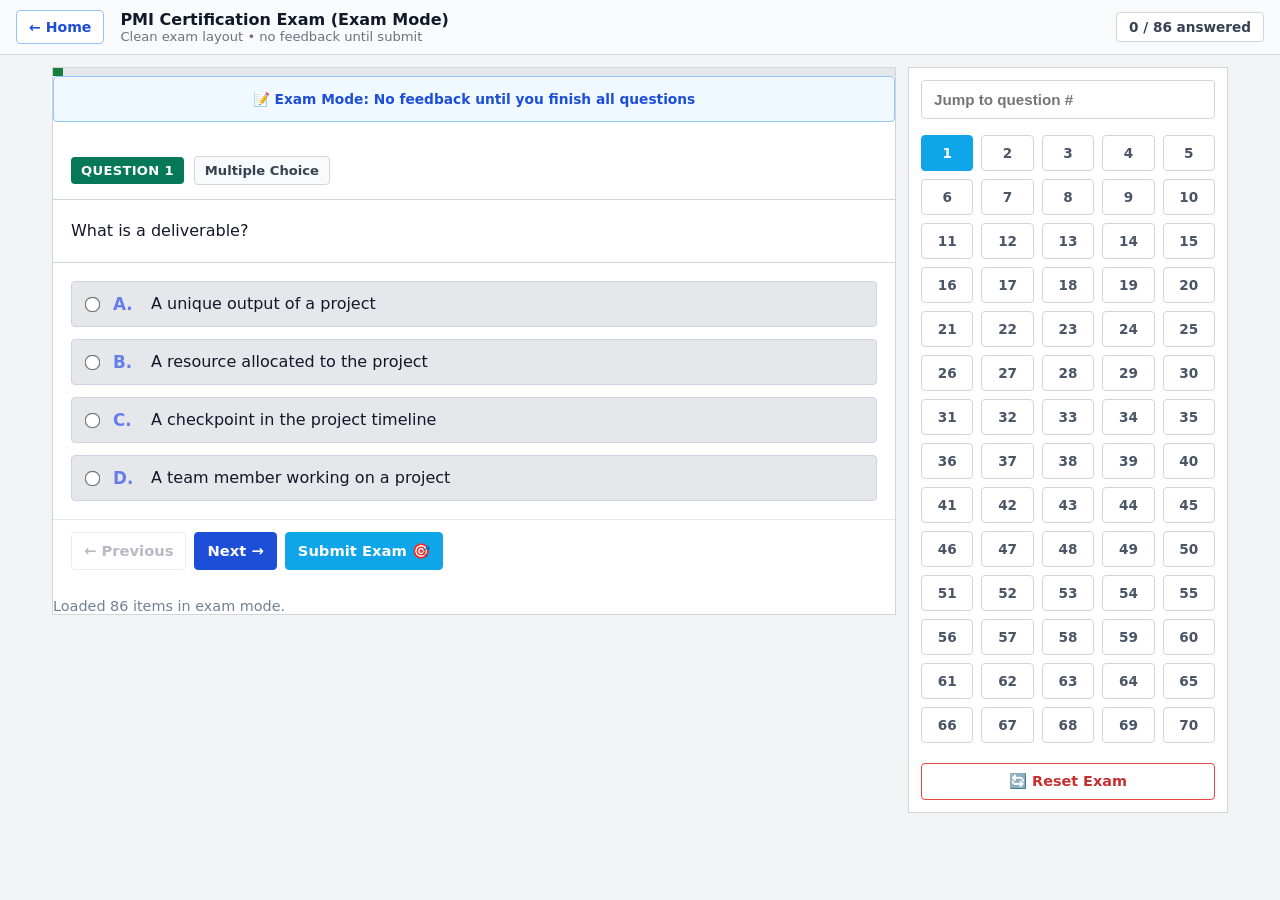
<file: exams/pmi-exam.html>
<!DOCTYPE html>
<html lang="en">
<head>
  <meta charset="UTF-8" />
  <meta name="viewport" content="width=device-width, initial-scale=1.0" />
  <title>PMI Certification Exam - Exam Mode</title>
  <style>
    * { box-sizing: border-box; margin: 0; padding: 0; }

    body {
      font-family: 'Segoe UI', system-ui, -apple-system, sans-serif;
      background: #f3f4f6;
      color: #111827;
      min-height: 100vh;
    }
    .topbar {
      position: sticky;
      top: 0;
      z-index: 20;
      background: #f8fafc;
      border-bottom: 1px solid #d1d5db;
      padding: 10px 16px;
      display: flex;
      align-items: center;
      gap: 16px;
      flex-wrap: wrap;
    }
    .back {
      text-decoration: none;
      color: #1d4ed8;
      padding: 8px 12px;
      border: 1px solid #93c5fd;
      border-radius: 4px;
      background: #ffffff;
      font-size: .88rem;
      font-weight: 700;
      transition: all 0.2s ease;
    }
    .back:hover {
      background: #1d4ed8;
      color: #ffffff;
    }
    .title { font-size: 1rem; font-weight: 800; color: #111827; }
    .sub { font-size: .82rem; color: #6b7280; }
    .stats { margin-left: auto; display: flex; gap: 10px; flex-wrap: wrap; }
    .pill {
      padding: 6px 12px;
      border-radius: 4px;
      background: #ffffff;
      border: 1px solid #d1d5db;
      font-size: .85rem;
      font-weight: 700;
      color: #374151;
    }

    .app {
      max-width: 1200px;
      margin: 0 auto;
      padding: 12px;
      display: grid;
      grid-template-columns: 1fr 320px;
      gap: 12px;
      align-items: start;
    }
    @media (max-width: 860px) {
      .app { grid-template-columns: 1fr; }
      .side { position: static !important; }
    }

    .card {
      background: #ffffff;
      border: 1px solid #d1d5db;
      border-radius: 0;
    }

    .qcard { padding: 0; overflow: hidden; }
    .qmeta { display: flex; gap: 10px; align-items: center; margin-bottom: 14px; flex-wrap: wrap; padding: 14px 18px 0; }
    .badge {
      padding: 6px 10px;
      border-radius: 4px;
      font-size: .82rem;
      font-weight: 800;
      background: #047857;
      color: #ffffff;
      text-transform: uppercase;
      letter-spacing: 0.3px;
    }
    .qtype {
      padding: 6px 10px;
      border-radius: 4px;
      font-size: .82rem;
      background: #f9fafb;
      border: 1px solid #d1d5db;
      color: #374151;
      font-weight: 700;
    }
    .qtext {
      font-size: 1rem;
      line-height: 1.6;
      margin: 0;
      padding: 18px;
      border-top: 1px solid #d1d5db;
      border-bottom: 1px solid #d1d5db;
      color: #111827;
      font-weight: 500;
      background: #ffffff;
    }

    .exam-progress {
      height: 8px;
      background: #e5e7eb;
      width: 100%;
    }
    .exam-progress-fill {
      height: 100%;
      width: 0%;
      background: #15803d;
      transition: width .2s ease;
    }

    #contentArea { padding: 18px; }

    .options { display: grid; gap: 12px; }
    .opt {
      border: 1px solid #cbd5e1;
      background: #e5e7eb;
      border-radius: 4px;
      padding: 12px 14px;
      display: flex;
      gap: 14px;
      align-items: flex-start;
      cursor: pointer;
      transition: background .15s ease, border-color .15s ease;
    }
    .opt:hover {
      border-color: #64748b;
      background: #d1d5db;
    }
    .opt input { margin-top: 4px; transform: scale(1.2); cursor: pointer; }
    .opt.selected {
      border-color: #1d4ed8;
      background: #dbeafe;
    }
    .opt.correct {
      border-color: #48bb78;
      background: #f0fff4;
    }
    .opt.wrong {
      border-color: #f56565;
      background: #fff5f5;
    }
    .opt.disabled { pointer-events: none; cursor: default; }
    .opt-letter {
      font-weight: 900;
      min-width: 24px;
      color: #667eea;
      font-size: 1.05rem;
    }

    .study {
      border: 1px dashed #9ca3af;
      border-radius: 4px;
      padding: 20px;
      background: #f9fafb;
      line-height: 1.8;
      color: #2d3748;
    }
    .study-answer {
      margin-top: 16px;
      padding: 18px;
      border-radius: 16px;
      border: 2px solid #10b981;
      background: #edf2f7;
      white-space: pre-wrap;
      display: none;
      color: #2d3748;
      font-weight: 500;
    }
    .study-answer.show { display: block; }

    .actions { display: flex; gap: 10px; margin: 0; padding: 12px 18px 16px; border-top: 1px solid #e5e7eb; flex-wrap: wrap; }
    button {
      border: 1px solid #cbd5e1;
      border-radius: 4px;
      padding: 9px 14px;
      font-size: .92rem;
      font-weight: 800;
      cursor: pointer;
      font-family: inherit;
      transition: all 0.15s ease;
    }
    button:hover:not(:disabled) {
      filter: brightness(0.98);
    }
    button:disabled { opacity: .4; cursor: not-allowed; }
    .b-secondary {
      background: #ffffff;
      color: #4a5568;
      border: 1px solid #cbd5e1;
    }
    .b-secondary:hover:not(:disabled) {
      border-color: #667eea;
      color: #667eea;
    }
    .b-primary {
      background: #1d4ed8;
      color: #ffffff;
      border-color: #1d4ed8;
    }
    .b-finish {
      background: #0ea5e9;
      color: #ffffff;
      border-color: #0ea5e9;
    }

    .result {
      margin-top: 20px;
      padding: 18px;
      border-radius: 16px;
      border: 2px solid #cbd5e0;
      background: #f7fafc;
      line-height: 1.7;
      display: none;
      color: #2d3748;
    }
    .result.show { display: block; }

    .side { padding: 12px; position: sticky; top: 72px; }
    .search {
      width: 100%;
      padding: 10px 12px;
      border-radius: 4px;
      border: 1px solid #d1d5db;
      background: #ffffff;
      color: #2d3748;
      margin-bottom: 16px;
      font-size: .95rem;
      font-weight: 600;
      transition: all 0.2s ease;
    }
    .search:focus {
      outline: none;
      border-color: #667eea;
      box-shadow: 0 0 0 3px rgba(102,126,234,0.1);
    }
    .grid {
      display: grid;
      grid-template-columns: repeat(5, 1fr);
      gap: 8px;
      max-height: 68vh;
      overflow: auto;
    }
    .nav {
      padding: 11px 0;
      border-radius: 4px;
      border: 1px solid #d1d5db;
      background: #ffffff;
      color: #4a5568;
      font-weight: 800;
      cursor: pointer;
      font-size: .85rem;
      transition: all 0.2s ease;
    }
    .nav:hover {
      border-color: #94a3b8;
    }
    .nav.current {
      background: #0ea5e9;
      border-color: #0ea5e9;
      color: #ffffff;
    }
    .nav.answered {
      background: #d1fae5;
      border-color: #10b981;
      color: #065f46;
    }
    .nav.done {
      background: #f0fff4;
      border-color: #48bb78;
      color: #22543d;
    }
    .nav.wrong {
      background: #fff5f5;
      border-color: #f56565;
      color: #742a2a;
    }
    .nav.study {
      background: #fffaf0;
      border-color: #ed8936;
      color: #7c2d12;
    }

    .status {
      margin-top: 12px;
      color: #718096;
      font-size: .9rem;
    }

    .reset-btn {
      width: 100%;
      margin-top: 16px;
      padding: 12px 16px;
      border-radius: 4px;
      border: 1px solid #ef4444;
      background: #ffffff;
      color: #c53030;
      font-size: .9rem;
      font-weight: 800;
      cursor: pointer;
      transition: all 0.3s ease;
      font-family: inherit;
    }
    .reset-btn:hover {
      background: #fff5f5;
    }

    /* Results Page */
    .results-page {
      display: none;
      padding: 32px;
    }
    .results-page.show { display: block; }
    .score-card {
      text-align: center;
      padding: 26px;
      background: #065f46;
      border-radius: 0;
      color: #ffffff;
      margin-bottom: 32px;
    }
    .score-card.fail {
      background: #dc2626;
    }
    .score-big {
      font-size: 4rem;
      font-weight: 900;
      margin: 16px 0;
    }
    .score-label {
      font-size: 1.2rem;
      opacity: 0.95;
    }

    .review-section {
      margin-top: 24px;
    }
    .review-title {
      font-size: 1.3rem;
      font-weight: 800;
      margin-bottom: 16px;
      color: #1a202c;
    }
    .review-item {
      padding: 16px;
      border-radius: 14px;
      border: 2px solid #e2e8f0;
      background: #f7fafc;
      margin-bottom: 12px;
    }
    .review-item.correct {
      border-color: #48bb78;
      background: #f0fff4;
    }
    .review-item.wrong {
      border-color: #f56565;
      background: #fff5f5;
    }
    .review-q {
      font-weight: 700;
      margin-bottom: 8px;
      color: #2d3748;
    }
    .review-ans {
      font-size: 0.9rem;
      color: #4a5568;
      line-height: 1.6;
    }
    .review-exp {
      margin-top: 8px;
      padding-top: 8px;
      border-top: 1px solid #cbd5e0;
      font-size: 0.88rem;
      color: #718096;
      font-style: italic;
    }

    .exam-mode-notice {
      margin-bottom: 20px;
      padding: 14px 18px;
      border-radius: 0;
      background: #f0f9ff;
      border: 1px solid #93c5fd;
      color: #1d4ed8;
      font-size: .86rem;
      font-weight: 600;
      text-align: center;
    }

    @media (max-width: 700px) {
      .topbar {
        position: static;
        padding: 8px 10px;
        gap: 8px;
      }
      .back {
        padding: 6px 10px;
        font-size: .82rem;
      }
      .title { font-size: .92rem; }
      .sub { font-size: .76rem; }
      .stats {
        margin-left: 0;
        width: 100%;
        justify-content: flex-end;
      }
      .pill {
        padding: 5px 8px;
        font-size: .78rem;
      }

      .app {
        padding: 8px;
        gap: 8px;
      }
      .qmeta { padding: 10px 12px 0; margin-bottom: 10px; }
      .qtext { padding: 12px; font-size: .94rem; line-height: 1.5; }
      #contentArea { padding: 12px; }
      .actions { padding: 10px 12px 12px; gap: 8px; }
      button { padding: 8px 10px; font-size: .86rem; }
      .side { padding: 10px; }
      .grid { max-height: 42vh; }
      .exam-mode-notice { margin-bottom: 12px; padding: 10px 12px; font-size: .8rem; }
      .results-page { padding: 14px; }
      .score-big { font-size: 2.6rem; }
      .review-title { font-size: 1.05rem; }
    }

    @media (max-width: 480px) {
      .sub { display: none; }
      .qmeta { gap: 6px; }
      .badge, .qtype { font-size: .74rem; padding: 5px 8px; }
      .opt { padding: 10px; gap: 8px; }
      .opt-letter { min-width: 18px; font-size: .92rem; }
      .actions {
        display: grid;
        grid-template-columns: 1fr 1fr;
      }
      .actions .b-finish { grid-column: 1 / -1; }
      .nav { font-size: .8rem; padding: 8px 0; }
    }
  </style>
  <link rel="stylesheet" href="./pmi-clean.css" />
</head>
<body>
  <div class="topbar">
    <a href="../index.html" class="back">← Home</a>
    <div>
      <div class="title">PMI Certification Exam (Exam Mode)</div>
      <div class="sub">Clean exam layout • no feedback until submit</div>
    </div>
    <div class="stats">
      <div class="pill" id="pillProgress">0 / 0 answered</div>
    </div>
  </div>

  <div class="app">
    <main class="card qcard">
      <!-- Question View -->
      <div id="questionView">
        <div class="exam-progress"><div class="exam-progress-fill" id="examProgressFill"></div></div>
        <div class="exam-mode-notice">
          📝 Exam Mode: No feedback until you finish all questions
        </div>
        <div class="qmeta">
          <span class="badge" id="qNumber">Question -</span>
          <span class="qtype" id="qType">Loading...</span>
        </div>
        <p class="qtext" id="qText">Loading questions...</p>
        <div id="contentArea"></div>
        <div class="actions">
          <button class="b-secondary" id="prevBtn">← Previous</button>
          <button class="b-primary" id="nextBtn">Next →</button>
          <button class="b-finish" id="submitBtn">Submit Exam 🎯</button>
        </div>
        <div class="status" id="loadStatus">Loaded local question bank.</div>
      </div>

      <!-- Results View -->
      <div id="resultsView" class="results-page">
        <div class="score-card" id="scoreCard">
          <div class="score-label">Your Score</div>
          <div class="score-big" id="scoreBig">--</div>
          <div class="score-label" id="scoreText">-- out of --</div>
        </div>

        <div class="review-section">
          <div class="review-title">✅ Correct Answers (<span id="correctCount">0</span>)</div>
          <div id="correctList"></div>
        </div>

        <div class="review-section">
          <div class="review-title">❌ Incorrect Answers (<span id="wrongCount">0</span>)</div>
          <div id="wrongList"></div>
        </div>

        <div class="actions">
          <button class="b-secondary" id="retakeBtn">Retake Exam</button>
          <button class="b-primary" onclick="window.location.href='../index.html'">Back to Home</button>
        </div>
      </div>
    </main>

    <aside class="card side">
      <input class="search" id="jumpInput" placeholder="Jump to question #" inputmode="numeric" />
      <div class="grid" id="navGrid"></div>
      <button class="reset-btn" id="resetBtn">🔄 Reset Exam</button>
    </aside>
  </div>

  <script src="./pmi-questions.js"></script>
  <script src="./pmi-interactive.js"></script>
  <script>
    const STORAGE_KEY = "pmi-exam-mode-v1";
    const LAST_SCORE_KEY = "pmi-exam-last-score-v1";
    const questions = Array.isArray(window.PMI_QUESTIONS) ? window.PMI_QUESTIONS : [];
    let state = { current: 0, answers: {}, viewedStudy: {}, interactiveAnswers: {}, finished: false };

    try {
      const saved = JSON.parse(localStorage.getItem(STORAGE_KEY) || "null");
      if (saved && typeof saved === "object") {
        state = {
          current: Number.isInteger(saved.current) ? saved.current : 0,
          answers: saved.answers || {},
          viewedStudy: saved.viewedStudy || {},
          interactiveAnswers: saved.interactiveAnswers || {},
          finished: saved.finished || false
        };
      }
    } catch {}

    const $ = id => document.getElementById(id);
    const qNumber = $("qNumber"), qType = $("qType"), qText = $("qText"), contentArea = $("contentArea"),
          prevBtn = $("prevBtn"), nextBtn = $("nextBtn"), submitBtn = $("submitBtn"),
          navGrid = $("navGrid"), jumpInput = $("jumpInput"), loadStatus = $("loadStatus"),
          pillProgress = $("pillProgress"), resetBtn = $("resetBtn"),
          examProgressFill = $("examProgressFill"),
          questionView = $("questionView"), resultsView = $("resultsView"),
          scoreCard = $("scoreCard"), scoreBig = $("scoreBig"), scoreText = $("scoreText"),
          correctCount = $("correctCount"), wrongCount = $("wrongCount"),
          correctList = $("correctList"), wrongList = $("wrongList"),
          retakeBtn = $("retakeBtn");

    function save() {
      localStorage.setItem(STORAGE_KEY, JSON.stringify(state));
    }

    function isInteractiveType(q) {
      return q.type === "match" || q.type === "order" || q.type === "classify";
    }

    function evaluateQuestion(q) {
      if (q.type === "mcq") {
        const ans = state.answers[q.number];
        return {
          answered: !!ans,
          correct: !!ans && !!ans.correct,
          selected: ans?.selected || null
        };
      }

      if (q.type === "match") {
        const saved = state.interactiveAnswers[q.number] || {};
        const allFilled = q.pairs.every((_, i) => !!saved[i]);
        const correct = allFilled && q.pairs.every((p, i) => saved[i] === p.left);
        return {
          answered: Object.keys(saved).length > 0,
          correct,
          response: saved
        };
      }

      if (q.type === "order") {
        const savedOrder = state.interactiveAnswers[q.number]?.order || [];
        const correct = savedOrder.length === q.items.length && savedOrder.every((item, i) => item === q.items[i]);
        return {
          answered: savedOrder.length > 0,
          correct,
          response: savedOrder
        };
      }

      if (q.type === "classify") {
        const savedBuckets = state.interactiveAnswers[q.number]?.buckets || {};
        const placedCount = Object.values(savedBuckets).reduce((sum, arr) => sum + (Array.isArray(arr) ? arr.length : 0), 0);
        const allPlacedCorrectly = q.items.every(it => Array.isArray(savedBuckets[it.category]) && savedBuckets[it.category].includes(it.text));
        const noExtras = q.categories.every(cat => (savedBuckets[cat] || []).every(text => q.items.some(it => it.text === text && it.category === cat)));
        const correct = placedCount === q.items.length && allPlacedCorrectly && noExtras;
        return {
          answered: placedCount > 0,
          correct,
          response: savedBuckets
        };
      }

      return { answered: !!state.viewedStudy[q.number], correct: false };
    }

    function getScorableQuestions() {
      return questions.filter(q => q.type === "mcq" || isInteractiveType(q));
    }

    function getEvaluatedScorableQuestions() {
      return getScorableQuestions().map(q => ({ q, result: evaluateQuestion(q) }));
    }

    function getExamScoreSnapshot() {
      const evaluated = getEvaluatedScorableQuestions();
      const correctCountValue = evaluated.filter(x => x.result.correct).length;
      const totalCountValue = evaluated.length;
      const percentValue = totalCountValue > 0 ? Math.round((correctCountValue / totalCountValue) * 100) : 0;
      return {
        correct: correctCountValue,
        total: totalCountValue,
        percent: percentValue
      };
    }

    function renderBottomStatus() {
      const baseText = `Loaded ${questions.length} items in exam mode.`;
      try {
        const previous = JSON.parse(localStorage.getItem(LAST_SCORE_KEY) || "null");
        if (previous && Number.isFinite(previous.percent) && Number.isFinite(previous.correct) && Number.isFinite(previous.total)) {
          loadStatus.textContent = `${baseText} Previous score: ${previous.percent}% (${previous.correct}/${previous.total}).`;
          return;
        }
      } catch {}
      loadStatus.textContent = baseText;
    }

    function updateStats() {
      const total = questions.length;
      const answeredMcq = Object.keys(state.answers).length;
      const viewedStudy = Object.values(state.viewedStudy).filter(Boolean).length;
      const answered = answeredMcq + viewedStudy;
      pillProgress.textContent = `${answered} / ${total} answered`;
    }

    function renderNav() {
      navGrid.innerHTML = "";
      questions.forEach((q, index) => {
        const b = document.createElement("button");
        b.className = "nav";
        b.textContent = q.number;
        if (index === state.current && !state.finished) b.classList.add("current");

        if (state.finished) {
          if (q.type === "mcq" && state.answers[q.number]) {
            b.classList.add(state.answers[q.number].correct ? "done" : "wrong");
          }
          if (isInteractiveType(q)) {
            const interactiveResult = evaluateQuestion(q);
            b.classList.add(interactiveResult.correct ? "done" : "wrong");
          } else if (q.type !== "mcq" && state.viewedStudy[q.number]) {
            b.classList.add("study");
          }
        } else {
          if (q.type === "mcq" && state.answers[q.number]) b.classList.add("answered");
          if (q.type !== "mcq" && state.viewedStudy[q.number]) b.classList.add("answered");
        }

        b.onclick = () => {
          if (!state.finished) {
            state.current = index;
            save();
            render();
          }
        };
        navGrid.appendChild(b);
      });
    }

    function renderMCQ(q) {
      const wrap = document.createElement("div");
      wrap.className = "options";
      const existing = state.answers[q.number];
      Object.entries(q.options).forEach(([key, value]) => {
        const label = document.createElement("label");
        label.className = "opt";
        const isSelected = existing && existing.selected === key;
        if (isSelected) label.classList.add("selected");
        if (existing) label.classList.add("disabled");
        label.innerHTML = `<input type="radio" name="opt" value="${key}" ${isSelected ? "checked" : ""} ${existing ? "disabled" : ""} /><span class="opt-letter">${key}.</span><span>${value}</span>`;
        if (!existing) {
          label.onclick = () => {
            wrap.querySelectorAll(".opt").forEach(o => o.classList.remove("selected"));
            label.classList.add("selected");
          };
        }
        wrap.appendChild(label);
      });
      contentArea.appendChild(wrap);
    }

    function renderStudy(q) {
      if (PMI_INTERACTIVE.isInteractive(q)) {
        PMI_INTERACTIVE.render(q, contentArea, false, () => {});

        const checkBtn = contentArea.querySelector(".ia-check-btn");
        if (checkBtn) checkBtn.remove();

        const helper = document.createElement("div");
        helper.className = "status";
        helper.style.marginTop = "10px";
        helper.textContent = "Exam mode: no instant checking. Your response is submitted when you click Next or Submit Exam.";
        contentArea.appendChild(helper);

        restoreInteractiveAnswer(q);
        return;
      }
      const box = document.createElement("div");
      box.className = "study";
      box.innerHTML = `<strong>Study Item</strong><br/>${q.question}<br/><br/><em>Click Next to mark as viewed</em>`;
      contentArea.appendChild(box);
    }

    function render() {
      if (state.finished) {
        showResults();
        return;
      }

      if (!questions.length) return;
      if (state.current < 0) state.current = 0;
      if (state.current > questions.length - 1) state.current = questions.length - 1;

      const q = questions[state.current];
      qNumber.textContent = `Question ${q.number}`;
      qType.textContent = q.type === "mcq" ? "Multiple Choice" : q.type === "order" ? "Ordering" : q.type === "match" ? "Matching" : q.type === "classify" ? "Classification" : "Study Item";
      qText.textContent = q.question;
      if (examProgressFill) examProgressFill.style.width = `${((state.current + 1) / questions.length) * 100}%`;

      contentArea.innerHTML = "";

      if (q.type === "mcq") renderMCQ(q);
      else renderStudy(q);

      prevBtn.disabled = state.current === 0;
      nextBtn.disabled = state.current === questions.length - 1;

      updateStats();
      renderNav();
      save();
    }

    function submitCurrentQuestion() {
      const q = questions[state.current];
      if (!q) return;

      if (q.type === "mcq") {
        if (state.answers[q.number]) return;
        const selected = contentArea.querySelector('input[name="opt"]:checked');
        if (selected) {
          state.answers[q.number] = {
            selected: selected.value,
            correct: selected.value === q.answer
          };
          save();
        }
        return;
      }

      captureInteractiveAnswer(q);
      if (!state.viewedStudy[q.number]) {
        state.viewedStudy[q.number] = true;
        save();
      }
    }

    function captureInteractiveAnswer(q) {
      if (q.type === "match") {
        const slots = contentArea.querySelectorAll(".match-slot[data-idx]");
        if (!slots.length) return;

        const answer = {};
        slots.forEach(slot => {
          const idx = slot.dataset.idx;
          const text = (slot.textContent || "").trim();
          if (text && text !== "— place here —" && !text.includes("place here")) {
            answer[idx] = text;
          }
        });

        state.interactiveAnswers[q.number] = answer;
        save();
        return;
      }

      if (q.type === "order") {
        const orderedItems = [...contentArea.querySelectorAll('.order-item span[style*="flex:1"]')]
          .map(el => (el.textContent || "").trim())
          .filter(Boolean);
        state.interactiveAnswers[q.number] = { order: orderedItems };
        save();
        return;
      }

      if (q.type === "classify") {
        const buckets = {};
        contentArea.querySelectorAll(".classify-bucket").forEach(bucket => {
          const title = (bucket.querySelector(".classify-bucket-title")?.textContent || "").trim();
          if (!title) return;
          buckets[title] = [...bucket.querySelectorAll(".classify-placed-item")]
            .map(el => (el.textContent || "").replace("✕", "").trim())
            .filter(Boolean);
        });
        state.interactiveAnswers[q.number] = { buckets };
        save();
      }
    }

    function restoreInteractiveAnswer(q) {
      if (q.type !== "match") return;
      const savedAnswer = state.interactiveAnswers[q.number];
      if (!savedAnswer || typeof savedAnswer !== "object") return;

      Object.entries(savedAnswer).forEach(([idx, value]) => {
        const safeValue = String(value).replace(/"/g, "\\\"");
        const chip = contentArea.querySelector(`.match-chip[data-val="${safeValue}"]`);
        const row = contentArea.querySelector(`.match-row .match-slot[data-idx="${idx}"]`)?.closest(".match-row");
        if (chip && row) {
          chip.click();
          row.click();
        }
      });
    }

    function showResults() {
      questionView.style.display = "none";
      resultsView.classList.add("show");
      if (examProgressFill) examProgressFill.style.width = "100%";

      const evaluated = getEvaluatedScorableQuestions();
      const correct = evaluated.filter(x => x.result.correct);
      const wrong = evaluated.filter(x => !x.result.correct);
      const scoreSnapshot = getExamScoreSnapshot();
      const total = scoreSnapshot.total;
      const score = scoreSnapshot.correct;
      const percentage = scoreSnapshot.percent;

      scoreBig.textContent = `${percentage}%`;
      scoreText.textContent = `${score} out of ${total} correct`;
      correctCount.textContent = correct.length;
      wrongCount.textContent = wrong.length;

      if (percentage >= 70) {
        scoreCard.classList.remove("fail");
      } else {
        scoreCard.classList.add("fail");
      }

      // Render correct answers
      correctList.innerHTML = "";
      correct.forEach(({ q, result }) => {
        const item = document.createElement("div");
        item.className = "review-item correct";
        if (q.type === "mcq") {
          item.innerHTML = `
            <div class="review-q">Q${q.number}: ${q.question}</div>
            <div class="review-ans">✅ Your answer: <strong>${result.selected}. ${q.options[result.selected]}</strong></div>
            ${q.explanation ? `<div class="review-exp">${q.explanation}</div>` : ''}
          `;
        } else {
          item.innerHTML = `
            <div class="review-q">Q${q.number}: ${q.question}</div>
            <div class="review-ans">✅ Your interactive response is correct.</div>
            ${q.explanation ? `<div class="review-exp">${q.explanation}</div>` : ''}
          `;
        }
        correctList.appendChild(item);
      });

      // Render wrong answers
      wrongList.innerHTML = "";
      wrong.forEach(({ q, result }) => {
        const item = document.createElement("div");
        item.className = "review-item wrong";
        if (q.type === "mcq") {
          const hasAnswer = !!result.selected;
          item.innerHTML = `
            <div class="review-q">Q${q.number}: ${q.question}</div>
            <div class="review-ans">
              ${hasAnswer
                ? `❌ Your answer: <strong>${result.selected}. ${q.options[result.selected]}</strong><br/>`
                : `❌ Your answer: <strong>(unanswered)</strong><br/>`}
              ✅ Correct answer: <strong>${q.answer}. ${q.options[q.answer]}</strong>
            </div>
            ${q.explanation ? `<div class="review-exp">${q.explanation}</div>` : ''}
          `;
        } else {
          item.innerHTML = `
            <div class="review-q">Q${q.number}: ${q.question}</div>
            <div class="review-ans">❌ Your interactive response is incomplete or incorrect.</div>
            ${q.explanation ? `<div class="review-exp">${q.explanation}</div>` : ''}
          `;
        }
        wrongList.appendChild(item);
      });

      renderNav();
    }

    prevBtn.onclick = () => {
      if (state.current > 0) {
        state.current -= 1;
        render();
      }
    };

    submitBtn.onclick = () => {
      submitCurrentQuestion();
      const answered = Object.keys(state.answers).length + Object.values(state.viewedStudy).filter(Boolean).length;
      const total = questions.length;
      const unanswered = total - answered;
      const msg = unanswered > 0
        ? `You have ${unanswered} unanswered question(s). Submit anyway and see your score?`
        : "Submit the exam and see your results?";
      if (confirm(msg)) {
        state.finished = true;
        save();
        showResults();
      }
    };

    nextBtn.onclick = () => {
      submitCurrentQuestion();
      if (state.current < questions.length - 1) {
        state.current += 1;
        render();
      }
    };

    jumpInput.onkeydown = (e) => {
      if (e.key !== "Enter") return;
      const num = parseInt(jumpInput.value, 10);
      if (!Number.isNaN(num)) {
        const idx = questions.findIndex(q => q.number === num);
        if (idx >= 0) {
          state.current = idx;
          render();
        }
      }
      jumpInput.value = "";
    };

    resetBtn.onclick = () => {
      const confirmed = confirm("Reset the exam? This will clear all your answers and start fresh.");
      if (confirmed) {
        localStorage.removeItem(STORAGE_KEY);
        state = { current: 0, answers: {}, viewedStudy: {}, interactiveAnswers: {}, finished: false };
        location.reload();
      }
    };

    retakeBtn.onclick = () => {
      const previousScore = getExamScoreSnapshot();
      localStorage.setItem(LAST_SCORE_KEY, JSON.stringify(previousScore));
      localStorage.removeItem(STORAGE_KEY);
      state = { current: 0, answers: {}, viewedStudy: {}, interactiveAnswers: {}, finished: false };
      resultsView.classList.remove("show");
      questionView.style.display = "block";
      renderBottomStatus();
      render();
    };

    document.addEventListener("keydown", (e) => {
      if (state.finished) return;
      if (e.key === "ArrowRight" && state.current < questions.length - 1) {
        nextBtn.click();
      }
      if (e.key === "ArrowLeft" && state.current > 0) {
        state.current--;
        render();
      }
    });

    if (questions.length > 0) {
      renderBottomStatus();
      if (state.finished) {
        showResults();
      } else {
        render();
      }
    } else {
      loadStatus.textContent = "Failed to load local question bank.";
      qType.textContent = "Load Error";
      qText.textContent = "Could not load local question data. Ensure exams/pmi-questions.js is available.";
      prevBtn.disabled = true;
      nextBtn.disabled = true;
    }
  </script>
</body>
</html>
</file>
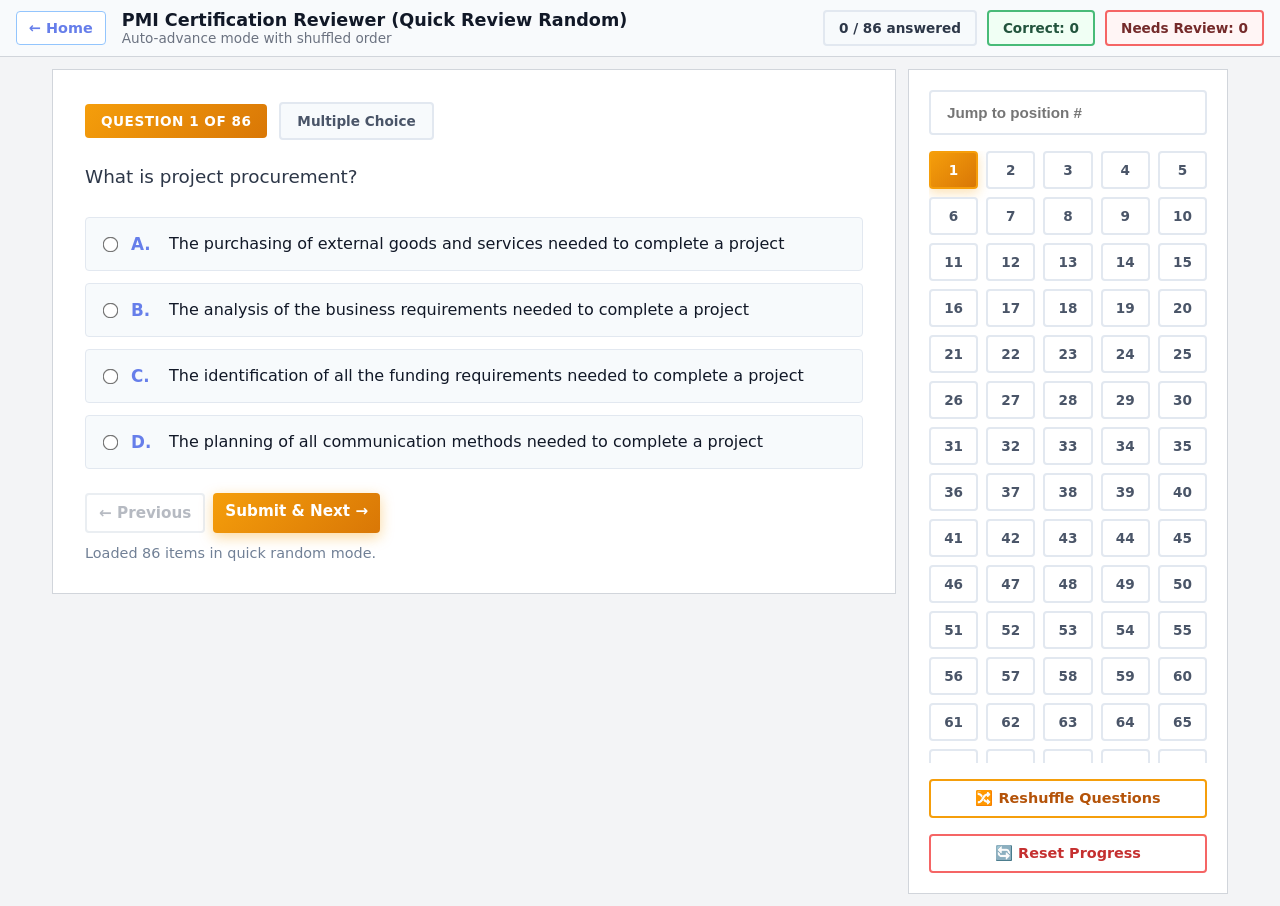
<file: exams/pmi-quick-random.html>
<!DOCTYPE html>
<html lang="en">
<head>
  <meta charset="UTF-8" />
  <meta name="viewport" content="width=device-width, initial-scale=1.0" />
  <title>PMI Certification Reviewer - Quick Review (Random)</title>
  <style>
    * { box-sizing: border-box; margin: 0; padding: 0; }

    body {
      font-family: 'Segoe UI', system-ui, -apple-system, sans-serif;
      background: linear-gradient(135deg, #f5f7fa 0%, #c3cfe2 100%);
      color: #1a202c;
      min-height: 100vh;
    }
    .topbar {
      position: sticky;
      top: 0;
      z-index: 20;
      background: #ffffff;
      border-bottom: 2px solid #e2e8f0;
      padding: 16px 24px;
      display: flex;
      align-items: center;
      gap: 16px;
      flex-wrap: wrap;
      box-shadow: 0 4px 12px rgba(0,0,0,0.05);
    }
    .back {
      text-decoration: none;
      color: #667eea;
      padding: 10px 18px;
      border: 2px solid #667eea;
      border-radius: 12px;
      background: #ffffff;
      font-size: .9rem;
      font-weight: 700;
      transition: all 0.3s ease;
    }
    .back:hover {
      background: #667eea;
      color: #ffffff;
      transform: translateX(-2px);
    }
    .title { font-size: 1.1rem; font-weight: 900; color: #1a202c; }
    .sub { font-size: .85rem; color: #4a5568; }
    .stats { margin-left: auto; display: flex; gap: 10px; flex-wrap: wrap; }
    .pill {
      padding: 8px 14px;
      border-radius: 100px;
      background: #f7fafc;
      border: 2px solid #e2e8f0;
      font-size: .85rem;
      font-weight: 700;
      color: #2d3748;
    }

    .app {
      max-width: 1200px;
      margin: 0 auto;
      padding: 24px;
      display: grid;
      grid-template-columns: 1fr 320px;
      gap: 24px;
      align-items: start;
    }
    @media (max-width: 860px) {
      .app { grid-template-columns: 1fr; }
      .side { position: static !important; }
    }

    .card {
      background: #ffffff;
      border: 2px solid #e2e8f0;
      border-radius: 20px;
      box-shadow: 0 10px 30px rgba(0,0,0,0.08);
    }

    .qcard { padding: 32px; }
    .qmeta { display: flex; gap: 12px; align-items: center; margin-bottom: 20px; flex-wrap: wrap; }
    .badge {
      padding: 9px 16px;
      border-radius: 100px;
      font-size: .85rem;
      font-weight: 800;
      background: linear-gradient(135deg, #f59e0b 0%, #d97706 100%);
      color: #ffffff;
      text-transform: uppercase;
      letter-spacing: 0.5px;
    }
    .qtype {
      padding: 9px 16px;
      border-radius: 100px;
      font-size: .85rem;
      background: #f7fafc;
      border: 2px solid #e2e8f0;
      color: #4a5568;
      font-weight: 700;
    }
    .qtext {
      font-size: clamp(1rem,2vw,1.15rem);
      line-height: 1.8;
      margin-bottom: 24px;
      color: #2d3748;
      font-weight: 500;
    }

    .options { display: grid; gap: 12px; }
    .opt {
      border: 2px solid #e2e8f0;
      background: #f7fafc;
      border-radius: 16px;
      padding: 16px 18px;
      display: flex;
      gap: 14px;
      align-items: flex-start;
      cursor: pointer;
      transition: all 0.2s ease;
    }
    .opt:hover {
      border-color: #667eea;
      background: #edf2f7;
      transform: translateX(4px);
    }
    .opt input { margin-top: 4px; transform: scale(1.2); cursor: pointer; }
    .opt.correct {
      border-color: #48bb78;
      background: #f0fff4;
    }
    .opt.wrong {
      border-color: #f56565;
      background: #fff5f5;
    }
    .opt.disabled { pointer-events: none; cursor: default; }
    .opt-letter {
      font-weight: 900;
      min-width: 24px;
      color: #667eea;
      font-size: 1.05rem;
    }

    .study {
      border: 2px dashed #cbd5e0;
      border-radius: 16px;
      padding: 20px;
      background: #f7fafc;
      line-height: 1.8;
      color: #2d3748;
    }
    .study-answer {
      margin-top: 16px;
      padding: 18px;
      border-radius: 16px;
      border: 2px solid #667eea;
      background: #edf2f7;
      white-space: pre-wrap;
      display: none;
      color: #2d3748;
      font-weight: 500;
    }
    .study-answer.show { display: block; }

    .actions { display: flex; gap: 12px; margin-top: 24px; flex-wrap: wrap; }
    button {
      border: 0;
      border-radius: 14px;
      padding: 13px 22px;
      font-size: .95rem;
      font-weight: 800;
      cursor: pointer;
      font-family: inherit;
      transition: all 0.3s ease;
    }
    button:hover:not(:disabled) {
      transform: translateY(-2px);
      box-shadow: 0 8px 20px rgba(0,0,0,0.15);
    }
    button:disabled { opacity: .4; cursor: not-allowed; }
    .b-secondary {
      background: #ffffff;
      color: #4a5568;
      border: 2px solid #cbd5e0;
    }
    .b-secondary:hover:not(:disabled) {
      border-color: #667eea;
      color: #667eea;
    }
    .b-primary {
      background: linear-gradient(135deg, #f59e0b 0%, #d97706 100%);
      color: #ffffff;
      box-shadow: 0 4px 14px rgba(245,158,11,0.4);
    }
    .b-reveal {
      background: linear-gradient(135deg, #f59e0b 0%, #d97706 100%);
      color: #ffffff;
      box-shadow: 0 4px 14px rgba(245,158,11,0.4);
    }

    .result {
      margin-top: 20px;
      padding: 18px;
      border-radius: 16px;
      border: 2px solid #cbd5e0;
      background: #f7fafc;
      line-height: 1.7;
      display: none;
      color: #2d3748;
    }
    .result.show { display: block; }
    .result.correct {
      border-color: #48bb78;
      background: #f0fff4;
      color: #22543d;
    }
    .result.wrong {
      border-color: #f56565;
      background: #fff5f5;
      color: #742a2a;
    }

    .side { padding: 20px; position: sticky; top: 100px; }
    .search {
      width: 100%;
      padding: 12px 16px;
      border-radius: 14px;
      border: 2px solid #e2e8f0;
      background: #ffffff;
      color: #2d3748;
      margin-bottom: 16px;
      font-size: .95rem;
      font-weight: 600;
      transition: all 0.2s ease;
    }
    .search:focus {
      outline: none;
      border-color: #667eea;
      box-shadow: 0 0 0 3px rgba(102,126,234,0.1);
    }
    .grid {
      display: grid;
      grid-template-columns: repeat(5, 1fr);
      gap: 8px;
      max-height: 68vh;
      overflow: auto;
    }
    .nav {
      padding: 11px 0;
      border-radius: 12px;
      border: 2px solid #e2e8f0;
      background: #ffffff;
      color: #4a5568;
      font-weight: 800;
      cursor: pointer;
      font-size: .85rem;
      transition: all 0.2s ease;
    }
    .nav:hover {
      border-color: #667eea;
      transform: scale(1.05);
    }
    .nav.current {
      background: linear-gradient(135deg, #f59e0b 0%, #d97706 100%);
      border-color: #f59e0b;
      color: #ffffff;
      box-shadow: 0 4px 12px rgba(245,158,11,0.3);
    }
    .nav.done {
      background: #f0fff4;
      border-color: #48bb78;
      color: #22543d;
    }
    .nav.wrong {
      background: #fff5f5;
      border-color: #f56565;
      color: #742a2a;
    }
    .nav.study {
      background: #fffaf0;
      border-color: #ed8936;
      color: #7c2d12;
    }

    .status {
      margin-top: 12px;
      color: #718096;
      font-size: .9rem;
    }

    .reset-btn {
      width: 100%;
      margin-top: 16px;
      padding: 12px 16px;
      border-radius: 14px;
      border: 2px solid #f56565;
      background: #ffffff;
      color: #c53030;
      font-size: .9rem;
      font-weight: 800;
      cursor: pointer;
      transition: all 0.3s ease;
      font-family: inherit;
    }
    .reset-btn:hover {
      background: #fff5f5;
      transform: translateY(-2px);
      box-shadow: 0 4px 12px rgba(245,101,101,0.3);
    }

    .shuffle-btn {
      width: 100%;
      margin-top: 16px;
      padding: 12px 16px;
      border-radius: 14px;
      border: 2px solid #f59e0b;
      background: #ffffff;
      color: #b45309;
      font-size: .9rem;
      font-weight: 800;
      cursor: pointer;
      transition: all 0.3s ease;
      font-family: inherit;
    }
    .shuffle-btn:hover {
      background: #fffaf0;
      transform: translateY(-2px);
      box-shadow: 0 4px 12px rgba(245,158,11,0.3);
    }

    .auto-next-notice {
      margin-top: 12px;
      padding: 12px 16px;
      border-radius: 14px;
      background: #fef3c7;
      border: 2px solid #fbbf24;
      color: #92400e;
      font-size: .88rem;
      font-weight: 600;
      text-align: center;
    }
  </style>
  <link rel="stylesheet" href="./pmi-clean.css" />
</head>
<body>
  <div class="topbar">
    <a href="../index.html" class="back">← Home</a>
    <div>
      <div class="title">PMI Certification Reviewer (Quick Review Random)</div>
      <div class="sub">Auto-advance mode with shuffled order</div>
    </div>
    <div class="stats">
      <div class="pill" id="pillProgress">0 / 0 answered</div>
      <div class="pill" id="pillCorrect" style="color:#22543d;background:#f0fff4;border-color:#48bb78">Correct: 0</div>
      <div class="pill" id="pillWrong" style="color:#742a2a;background:#fff5f5;border-color:#f56565">Needs Review: 0</div>
    </div>
  </div>

  <div class="app">
    <main class="card qcard">
      <div class="qmeta">
        <span class="badge" id="qNumber">Question -</span>
        <span class="qtype" id="qType">Loading...</span>
      </div>
      <p class="qtext" id="qText">Loading questions...</p>
      <div id="contentArea"></div>
      <div class="actions">
        <button class="b-secondary" id="prevBtn">← Previous</button>
        <button class="b-primary" id="submitBtn">Submit & Next →</button>
        <button class="b-reveal" id="revealBtn" style="display:none">Reveal & Next →</button>
      </div>
      <div class="result" id="resultBox"></div>
      <div class="auto-next-notice" id="autoNextNotice" style="display:none;">
        ⚡ Auto-advancing in <span id="countdown">2</span> seconds...
      </div>
      <div class="status" id="loadStatus">Loaded local question bank.</div>
    </main>

    <aside class="card side">
      <input class="search" id="jumpInput" placeholder="Jump to position #" inputmode="numeric" />
      <div class="grid" id="navGrid"></div>
      <button class="shuffle-btn" id="shuffleBtn">🔀 Reshuffle Questions</button>
      <button class="reset-btn" id="resetBtn">🔄 Reset Progress</button>
    </aside>
  </div>

  <script src="./pmi-questions.js"></script>
  <script src="./pmi-interactive.js"></script>
  <script>
    const STORAGE_KEY = "pmi-quick-random-reviewer-v1";
    const sourceQuestions = Array.isArray(window.PMI_QUESTIONS) ? window.PMI_QUESTIONS : [];
    let questions = [];
    let state = { current: 0, answers: {}, viewedStudy: {}, interactiveResults: {}, interactiveAnswers: {}, questionOrder: [] };
    let autoAdvanceTimer = null;

    function shuffleArray(array) {
      const shuffled = [...array];
      for (let i = shuffled.length - 1; i > 0; i--) {
        const j = Math.floor(Math.random() * (i + 1));
        [shuffled[i], shuffled[j]] = [shuffled[j], shuffled[i]];
      }
      return shuffled;
    }

    try {
      const saved = JSON.parse(localStorage.getItem(STORAGE_KEY) || "null");
      if (saved && typeof saved === "object" && Array.isArray(saved.questionOrder) && saved.questionOrder.length === sourceQuestions.length) {
        state = {
          current: Number.isInteger(saved.current) ? saved.current : 0,
          answers: saved.answers || {},
          viewedStudy: saved.viewedStudy || {},
          interactiveResults: saved.interactiveResults || {},
          interactiveAnswers: saved.interactiveAnswers || {},
          questionOrder: saved.questionOrder
        };
        questions = state.questionOrder.map(idx => sourceQuestions[idx]);
      } else {
        questions = shuffleArray(sourceQuestions);
        state.questionOrder = questions.map(q => sourceQuestions.indexOf(q));
      }
    } catch {
      questions = shuffleArray(sourceQuestions);
      state.questionOrder = questions.map(q => sourceQuestions.indexOf(q));
    }

    const $ = id => document.getElementById(id);
    const qNumber = $("qNumber"), qType = $("qType"), qText = $("qText"), contentArea = $("contentArea"),
          resultBox = $("resultBox"), prevBtn = $("prevBtn"), submitBtn = $("submitBtn"),
          revealBtn = $("revealBtn"), navGrid = $("navGrid"), jumpInput = $("jumpInput"), loadStatus = $("loadStatus"),
          pillProgress = $("pillProgress"), pillCorrect = $("pillCorrect"), pillWrong = $("pillWrong"),
          resetBtn = $("resetBtn"), shuffleBtn = $("shuffleBtn"), autoNextNotice = $("autoNextNotice"), countdown = $("countdown");

    function save() {
      localStorage.setItem(STORAGE_KEY, JSON.stringify(state));
    }

    function clearAutoAdvance() {
      if (autoAdvanceTimer) {
        clearInterval(autoAdvanceTimer);
        autoAdvanceTimer = null;
      }
      autoNextNotice.style.display = "none";
    }

    function startAutoAdvance() {
      clearAutoAdvance();
      if (state.current === questions.length - 1) return; // Don't auto-advance on last question

      let timeLeft = 2;
      countdown.textContent = timeLeft;
      autoNextNotice.style.display = "block";

      autoAdvanceTimer = setInterval(() => {
        timeLeft--;
        countdown.textContent = timeLeft;
        if (timeLeft <= 0) {
          clearAutoAdvance();
          if (state.current < questions.length - 1) {
            state.current++;
            render();
          }
        }
      }, 1000);
    }

    function updateStats() {
      const total = questions.length;
      const answeredMcq = Object.values(state.answers).length;
      const viewedStudy = Object.values(state.viewedStudy).filter(Boolean).length;
      const answered = answeredMcq + viewedStudy;
      const interactive = Object.values(state.interactiveResults || {});
      const correct = Object.values(state.answers).filter(x => x.correct).length + interactive.filter(x => x && x.correct).length;
      const wrong = Object.values(state.answers).filter(x => !x.correct).length + interactive.filter(x => x && !x.correct).length;
      pillProgress.textContent = `${answered} / ${total} answered`;
      pillCorrect.textContent = `Correct: ${correct}`;
      pillWrong.textContent = `Needs Review: ${wrong}`;
    }

    function renderNav() {
      navGrid.innerHTML = "";
      questions.forEach((q, index) => {
        const b = document.createElement("button");
        b.className = "nav";
        b.textContent = index + 1;
        if (index === state.current) b.classList.add("current");
        if (q.type === "mcq" && state.answers[q.number]) b.classList.add(state.answers[q.number].correct ? "done" : "wrong");
        if (q.type !== "mcq" && state.viewedStudy[q.number]) {
          if (PMI_INTERACTIVE.isInteractive(q) && state.interactiveResults[q.number]) {
            b.classList.add(state.interactiveResults[q.number].correct ? "done" : "wrong");
          } else {
            b.classList.add("study");
          }
        }
        b.onclick = () => {
          clearAutoAdvance();
          state.current = index;
          save();
          render();
        };
        navGrid.appendChild(b);
      });
    }

    function renderMCQ(q) {
      const wrap = document.createElement("div");
      wrap.className = "options";
      Object.entries(q.options).forEach(([key, value]) => {
        const label = document.createElement("label");
        label.className = "opt";
        label.innerHTML = `<input type="radio" name="opt" value="${key}" /><span class="opt-letter">${key}.</span><span>${value}</span>`;
        wrap.appendChild(label);
      });
      contentArea.appendChild(wrap);

      const existing = state.answers[q.number];
      if (existing) {
        wrap.querySelectorAll(".opt").forEach(opt => {
          const input = opt.querySelector("input");
          opt.classList.add("disabled");
          input.disabled = true;
          if (input.value === existing.selected) input.checked = true;
          if (input.value === q.answer) opt.classList.add("correct");
          if (input.value === existing.selected && !existing.correct) opt.classList.add("wrong");
        });

        resultBox.className = `result show ${existing.correct ? "correct" : "wrong"}`;
        resultBox.innerHTML = `<strong>${existing.correct ? "✓ Correct!" : "✗ Incorrect"}</strong><br/>Correct answer: <strong>${q.answer}. ${q.options[q.answer]}</strong><div style="margin-top:10px;color:#4a5568">${q.explanation || ""}</div>`;
        submitBtn.style.display = "inline-flex";
        submitBtn.disabled = true;
        submitBtn.textContent = "Already Answered";
      } else {
        resultBox.className = "result";
        resultBox.innerHTML = "";
        submitBtn.style.display = "inline-flex";
        submitBtn.disabled = false;
        submitBtn.textContent = "Submit & Next →";
      }

      revealBtn.style.display = "none";
    }

    function renderStudy(q) {
      if (PMI_INTERACTIVE.isInteractive(q)) {
        const completed = !!state.viewedStudy[q.number] && !!state.interactiveResults[q.number];
        PMI_INTERACTIVE.render(q, contentArea, completed, (isCorrect, response) => {
          state.viewedStudy[q.number] = true;
          state.interactiveResults[q.number] = { correct: !!isCorrect };
          if (response) state.interactiveAnswers[q.number] = response;
          save();
          updateStats();
          renderNav();
          startAutoAdvance();
        }, state.interactiveAnswers[q.number]);
        submitBtn.style.display = "none";
        revealBtn.style.display = "none";
        return;
      }
      const box = document.createElement("div");
      box.className = "study";
      box.textContent = q.question;
      const ans = document.createElement("div");
      ans.className = "study-answer" + (state.viewedStudy[q.number] ? " show" : "");
      ans.textContent = q.answerText || "";
      box.appendChild(ans);
      contentArea.appendChild(box);

      submitBtn.style.display = "none";
      revealBtn.style.display = "inline-flex";
      revealBtn.textContent = state.viewedStudy[q.number] ? "Answer Revealed" : "Reveal & Next →";
      revealBtn.disabled = !!state.viewedStudy[q.number];

      if (state.viewedStudy[q.number]) {
        resultBox.className = "result show correct";
        resultBox.innerHTML = `<strong>Answer revealed.</strong><div style="margin-top:10px;color:#4a5568">${q.explanation || ""}</div>`;
      } else {
        resultBox.className = "result";
        resultBox.innerHTML = "";
      }
    }

    function render() {
      clearAutoAdvance();
      if (!questions.length) return;
      if (state.current < 0) state.current = 0;
      if (state.current > questions.length - 1) state.current = questions.length - 1;

      const q = questions[state.current];
      qNumber.textContent = `Question ${state.current + 1} of ${questions.length}`;
      qType.textContent = q.type === "mcq" ? "Multiple Choice" : q.type === "order" ? "Ordering" : q.type === "match" ? "Matching" : q.type === "classify" ? "Classification" : "Study Item";
      qText.textContent = q.question;

      contentArea.innerHTML = "";
      resultBox.className = "result";
      resultBox.innerHTML = "";

      if (q.type === "mcq") renderMCQ(q);
      else renderStudy(q);

      prevBtn.disabled = state.current === 0;
      updateStats();
      renderNav();
      save();
    }

    prevBtn.onclick = () => {
      clearAutoAdvance();
      if (state.current > 0) {
        state.current -= 1;
        render();
      }
    };

    submitBtn.onclick = () => {
      const q = questions[state.current];
      const selected = contentArea.querySelector('input[name="opt"]:checked');
      if (!selected) {
        resultBox.className = "result show wrong";
        resultBox.innerHTML = "<strong>Please select an answer first.</strong>";
        return;
      }
      state.answers[q.number] = { selected: selected.value, correct: selected.value === q.answer };
      save();

      // Show result
      const wrap = contentArea.querySelector(".options");
      wrap.querySelectorAll(".opt").forEach(opt => {
        const input = opt.querySelector("input");
        opt.classList.add("disabled");
        input.disabled = true;
        if (input.value === q.answer) opt.classList.add("correct");
        if (input.value === selected.value && selected.value !== q.answer) opt.classList.add("wrong");
      });

      const isCorrect = selected.value === q.answer;
      resultBox.className = `result show ${isCorrect ? "correct" : "wrong"}`;
      resultBox.innerHTML = `<strong>${isCorrect ? "✓ Correct!" : "✗ Incorrect"}</strong><br/>Correct answer: <strong>${q.answer}. ${q.options[q.answer]}</strong><div style="margin-top:10px;color:#4a5568">${q.explanation || ""}</div>`;
      submitBtn.disabled = true;
      submitBtn.textContent = "Already Answered";
      updateStats();
      renderNav();

      // Auto-advance
      startAutoAdvance();
    };

    revealBtn.onclick = () => {
      const q = questions[state.current];
      state.viewedStudy[q.number] = true;
      save();

      const ans = contentArea.querySelector(".study-answer");
      ans.classList.add("show");
      resultBox.className = "result show correct";
      resultBox.innerHTML = `<strong>Answer revealed.</strong><div style="margin-top:10px;color:#4a5568">${q.explanation || ""}</div>`;
      revealBtn.disabled = true;
      revealBtn.textContent = "Answer Revealed";
      updateStats();
      renderNav();

      // Auto-advance
      startAutoAdvance();
    };

    jumpInput.onkeydown = (e) => {
      if (e.key !== "Enter") return;
      const num = parseInt(jumpInput.value, 10);
      if (!Number.isNaN(num) && num >= 1 && num <= questions.length) {
        clearAutoAdvance();
        state.current = num - 1;
        render();
      }
      jumpInput.value = "";
    };

    shuffleBtn.onclick = () => {
      const confirmed = confirm("Reshuffle all questions? This creates a new random order but keeps your progress by question number.");
      if (confirmed) {
        clearAutoAdvance();
        questions = shuffleArray(sourceQuestions);
        state.questionOrder = questions.map(q => sourceQuestions.indexOf(q));
        state.current = 0;
        render();
      }
    };

    resetBtn.onclick = () => {
      const confirmed = confirm("Are you sure you want to reset all progress? This will clear all your answers and cannot be undone.");
      if (confirmed) {
        clearAutoAdvance();
        localStorage.removeItem(STORAGE_KEY);
        questions = shuffleArray(sourceQuestions);
        state = { current: 0, answers: {}, viewedStudy: {}, interactiveResults: {}, interactiveAnswers: {}, questionOrder: questions.map(q => sourceQuestions.indexOf(q)) };
        render();
        alert("Progress has been reset!");
      }
    };

    document.addEventListener("keydown", (e) => {
      if (e.key === "ArrowRight" && state.current < questions.length - 1) {
        clearAutoAdvance();
        state.current++;
        render();
      }
      if (e.key === "ArrowLeft" && state.current > 0) {
        clearAutoAdvance();
        state.current--;
        render();
      }
    });

    if (questions.length > 0) {
      loadStatus.textContent = `Loaded ${questions.length} items in quick random mode.`;
      render();
    } else {
      loadStatus.textContent = "Failed to load local question bank.";
      qType.textContent = "Load Error";
      qText.textContent = "Could not load local question data. Ensure exams/pmi-questions.js is available.";
      prevBtn.disabled = true;
      submitBtn.disabled = true;
    }
  </script>
</body>
</html>
</file>
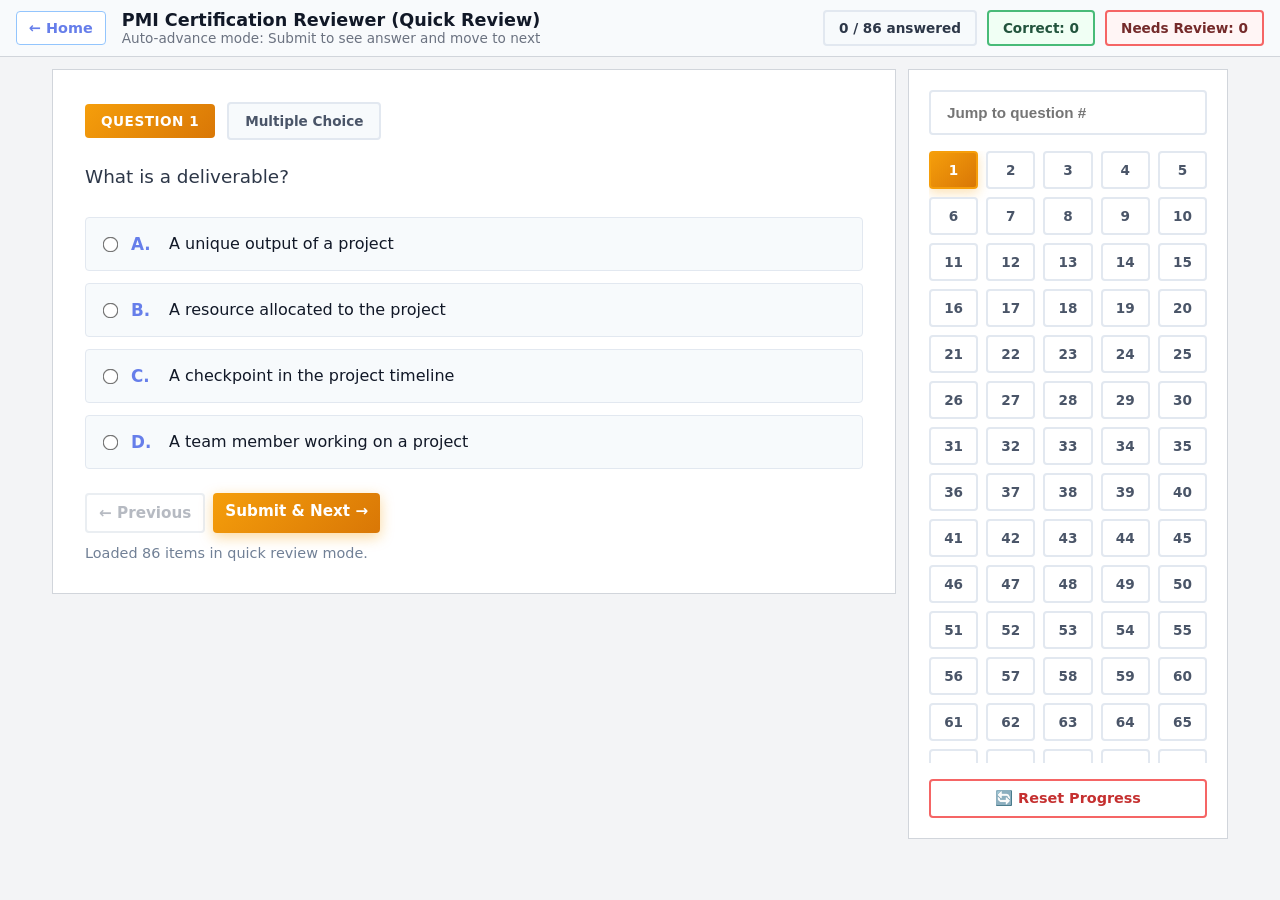
<file: exams/pmi-quick.html>
<!DOCTYPE html>
<html lang="en">
<head>
  <meta charset="UTF-8" />
  <meta name="viewport" content="width=device-width, initial-scale=1.0" />
  <title>PMI Certification Reviewer - Quick Review</title>
  <style>
    * { box-sizing: border-box; margin: 0; padding: 0; }

    body {
      font-family: 'Segoe UI', system-ui, -apple-system, sans-serif;
      background: linear-gradient(135deg, #f5f7fa 0%, #c3cfe2 100%);
      color: #1a202c;
      min-height: 100vh;
    }
    .topbar {
      position: sticky;
      top: 0;
      z-index: 20;
      background: #ffffff;
      border-bottom: 2px solid #e2e8f0;
      padding: 16px 24px;
      display: flex;
      align-items: center;
      gap: 16px;
      flex-wrap: wrap;
      box-shadow: 0 4px 12px rgba(0,0,0,0.05);
    }
    .back {
      text-decoration: none;
      color: #667eea;
      padding: 10px 18px;
      border: 2px solid #667eea;
      border-radius: 12px;
      background: #ffffff;
      font-size: .9rem;
      font-weight: 700;
      transition: all 0.3s ease;
    }
    .back:hover {
      background: #667eea;
      color: #ffffff;
      transform: translateX(-2px);
    }
    .title { font-size: 1.1rem; font-weight: 900; color: #1a202c; }
    .sub { font-size: .85rem; color: #4a5568; }
    .stats { margin-left: auto; display: flex; gap: 10px; flex-wrap: wrap; }
    .pill {
      padding: 8px 14px;
      border-radius: 100px;
      background: #f7fafc;
      border: 2px solid #e2e8f0;
      font-size: .85rem;
      font-weight: 700;
      color: #2d3748;
    }

    .app {
      max-width: 1200px;
      margin: 0 auto;
      padding: 24px;
      display: grid;
      grid-template-columns: 1fr 320px;
      gap: 24px;
      align-items: start;
    }
    @media (max-width: 860px) {
      .app { grid-template-columns: 1fr; }
      .side { position: static !important; }
    }

    .card {
      background: #ffffff;
      border: 2px solid #e2e8f0;
      border-radius: 20px;
      box-shadow: 0 10px 30px rgba(0,0,0,0.08);
    }

    .qcard { padding: 32px; }
    .qmeta { display: flex; gap: 12px; align-items: center; margin-bottom: 20px; flex-wrap: wrap; }
    .badge {
      padding: 9px 16px;
      border-radius: 100px;
      font-size: .85rem;
      font-weight: 800;
      background: linear-gradient(135deg, #f59e0b 0%, #d97706 100%);
      color: #ffffff;
      text-transform: uppercase;
      letter-spacing: 0.5px;
    }
    .qtype {
      padding: 9px 16px;
      border-radius: 100px;
      font-size: .85rem;
      background: #f7fafc;
      border: 2px solid #e2e8f0;
      color: #4a5568;
      font-weight: 700;
    }
    .qtext {
      font-size: clamp(1rem,2vw,1.15rem);
      line-height: 1.8;
      margin-bottom: 24px;
      color: #2d3748;
      font-weight: 500;
    }

    .options { display: grid; gap: 12px; }
    .opt {
      border: 2px solid #e2e8f0;
      background: #f7fafc;
      border-radius: 16px;
      padding: 16px 18px;
      display: flex;
      gap: 14px;
      align-items: flex-start;
      cursor: pointer;
      transition: all 0.2s ease;
    }
    .opt:hover {
      border-color: #667eea;
      background: #edf2f7;
      transform: translateX(4px);
    }
    .opt input { margin-top: 4px; transform: scale(1.2); cursor: pointer; }
    .opt.correct {
      border-color: #48bb78;
      background: #f0fff4;
    }
    .opt.wrong {
      border-color: #f56565;
      background: #fff5f5;
    }
    .opt.disabled { pointer-events: none; cursor: default; }
    .opt-letter {
      font-weight: 900;
      min-width: 24px;
      color: #667eea;
      font-size: 1.05rem;
    }

    .study {
      border: 2px dashed #cbd5e0;
      border-radius: 16px;
      padding: 20px;
      background: #f7fafc;
      line-height: 1.8;
      color: #2d3748;
    }
    .study-answer {
      margin-top: 16px;
      padding: 18px;
      border-radius: 16px;
      border: 2px solid #667eea;
      background: #edf2f7;
      white-space: pre-wrap;
      display: none;
      color: #2d3748;
      font-weight: 500;
    }
    .study-answer.show { display: block; }

    .actions { display: flex; gap: 12px; margin-top: 24px; flex-wrap: wrap; }
    button {
      border: 0;
      border-radius: 14px;
      padding: 13px 22px;
      font-size: .95rem;
      font-weight: 800;
      cursor: pointer;
      font-family: inherit;
      transition: all 0.3s ease;
    }
    button:hover:not(:disabled) {
      transform: translateY(-2px);
      box-shadow: 0 8px 20px rgba(0,0,0,0.15);
    }
    button:disabled { opacity: .4; cursor: not-allowed; }
    .b-secondary {
      background: #ffffff;
      color: #4a5568;
      border: 2px solid #cbd5e0;
    }
    .b-secondary:hover:not(:disabled) {
      border-color: #667eea;
      color: #667eea;
    }
    .b-primary {
      background: linear-gradient(135deg, #f59e0b 0%, #d97706 100%);
      color: #ffffff;
      box-shadow: 0 4px 14px rgba(245,158,11,0.4);
    }
    .b-reveal {
      background: linear-gradient(135deg, #f59e0b 0%, #d97706 100%);
      color: #ffffff;
      box-shadow: 0 4px 14px rgba(245,158,11,0.4);
    }

    .result {
      margin-top: 20px;
      padding: 18px;
      border-radius: 16px;
      border: 2px solid #cbd5e0;
      background: #f7fafc;
      line-height: 1.7;
      display: none;
      color: #2d3748;
    }
    .result.show { display: block; }
    .result.correct {
      border-color: #48bb78;
      background: #f0fff4;
      color: #22543d;
    }
    .result.wrong {
      border-color: #f56565;
      background: #fff5f5;
      color: #742a2a;
    }

    .side { padding: 20px; position: sticky; top: 100px; }
    .search {
      width: 100%;
      padding: 12px 16px;
      border-radius: 14px;
      border: 2px solid #e2e8f0;
      background: #ffffff;
      color: #2d3748;
      margin-bottom: 16px;
      font-size: .95rem;
      font-weight: 600;
      transition: all 0.2s ease;
    }
    .search:focus {
      outline: none;
      border-color: #667eea;
      box-shadow: 0 0 0 3px rgba(102,126,234,0.1);
    }
    .grid {
      display: grid;
      grid-template-columns: repeat(5, 1fr);
      gap: 8px;
      max-height: 68vh;
      overflow: auto;
    }
    .nav {
      padding: 11px 0;
      border-radius: 12px;
      border: 2px solid #e2e8f0;
      background: #ffffff;
      color: #4a5568;
      font-weight: 800;
      cursor: pointer;
      font-size: .85rem;
      transition: all 0.2s ease;
    }
    .nav:hover {
      border-color: #667eea;
      transform: scale(1.05);
    }
    .nav.current {
      background: linear-gradient(135deg, #f59e0b 0%, #d97706 100%);
      border-color: #f59e0b;
      color: #ffffff;
      box-shadow: 0 4px 12px rgba(245,158,11,0.3);
    }
    .nav.done {
      background: #f0fff4;
      border-color: #48bb78;
      color: #22543d;
    }
    .nav.wrong {
      background: #fff5f5;
      border-color: #f56565;
      color: #742a2a;
    }
    .nav.study {
      background: #fffaf0;
      border-color: #ed8936;
      color: #7c2d12;
    }

    .status {
      margin-top: 12px;
      color: #718096;
      font-size: .9rem;
    }

    .reset-btn {
      width: 100%;
      margin-top: 16px;
      padding: 12px 16px;
      border-radius: 14px;
      border: 2px solid #f56565;
      background: #ffffff;
      color: #c53030;
      font-size: .9rem;
      font-weight: 800;
      cursor: pointer;
      transition: all 0.3s ease;
      font-family: inherit;
    }
    .reset-btn:hover {
      background: #fff5f5;
      transform: translateY(-2px);
      box-shadow: 0 4px 12px rgba(245,101,101,0.3);
    }

    .auto-next-notice {
      margin-top: 12px;
      padding: 12px 16px;
      border-radius: 14px;
      background: #fef3c7;
      border: 2px solid #fbbf24;
      color: #92400e;
      font-size: .88rem;
      font-weight: 600;
      text-align: center;
    }
  </style>
  <link rel="stylesheet" href="./pmi-clean.css" />
</head>
<body>
  <div class="topbar">
    <a href="../index.html" class="back">← Home</a>
    <div>
      <div class="title">PMI Certification Reviewer (Quick Review)</div>
      <div class="sub">Auto-advance mode: Submit to see answer and move to next</div>
    </div>
    <div class="stats">
      <div class="pill" id="pillProgress">0 / 0 answered</div>
      <div class="pill" id="pillCorrect" style="color:#22543d;background:#f0fff4;border-color:#48bb78">Correct: 0</div>
      <div class="pill" id="pillWrong" style="color:#742a2a;background:#fff5f5;border-color:#f56565">Needs Review: 0</div>
    </div>
  </div>

  <div class="app">
    <main class="card qcard">
      <div class="qmeta">
        <span class="badge" id="qNumber">Question -</span>
        <span class="qtype" id="qType">Loading...</span>
      </div>
      <p class="qtext" id="qText">Loading questions...</p>
      <div id="contentArea"></div>
      <div class="actions">
        <button class="b-secondary" id="prevBtn">← Previous</button>
        <button class="b-primary" id="submitBtn">Submit & Next →</button>
        <button class="b-reveal" id="revealBtn" style="display:none">Reveal & Next →</button>
      </div>
      <div class="result" id="resultBox"></div>
      <div class="auto-next-notice" id="autoNextNotice" style="display:none;">
        ⚡ Auto-advancing in <span id="countdown">2</span> seconds...
      </div>
      <div class="status" id="loadStatus">Loaded local question bank.</div>
    </main>

    <aside class="card side">
      <input class="search" id="jumpInput" placeholder="Jump to question #" inputmode="numeric" />
      <div class="grid" id="navGrid"></div>
      <button class="reset-btn" id="resetBtn">🔄 Reset Progress</button>
    </aside>
  </div>

  <script src="./pmi-questions.js"></script>
  <script src="./pmi-interactive.js"></script>
  <script>
    const STORAGE_KEY = "pmi-quick-reviewer-v1";
    const questions = Array.isArray(window.PMI_QUESTIONS) ? window.PMI_QUESTIONS : [];
    let state = { current: 0, answers: {}, viewedStudy: {}, interactiveResults: {}, interactiveAnswers: {} };
    let autoAdvanceTimer = null;

    try {
      const saved = JSON.parse(localStorage.getItem(STORAGE_KEY) || "null");
      if (saved && typeof saved === "object") {
        state = {
          current: Number.isInteger(saved.current) ? saved.current : 0,
          answers: saved.answers || {},
          viewedStudy: saved.viewedStudy || {},
          interactiveResults: saved.interactiveResults || {},
          interactiveAnswers: saved.interactiveAnswers || {}
        };
      }
    } catch {}

    const $ = id => document.getElementById(id);
    const qNumber = $("qNumber"), qType = $("qType"), qText = $("qText"), contentArea = $("contentArea"),
          resultBox = $("resultBox"), prevBtn = $("prevBtn"), submitBtn = $("submitBtn"),
          revealBtn = $("revealBtn"), navGrid = $("navGrid"), jumpInput = $("jumpInput"), loadStatus = $("loadStatus"),
          pillProgress = $("pillProgress"), pillCorrect = $("pillCorrect"), pillWrong = $("pillWrong"),
          resetBtn = $("resetBtn"), autoNextNotice = $("autoNextNotice"), countdown = $("countdown");

    function save() {
      localStorage.setItem(STORAGE_KEY, JSON.stringify(state));
    }

    function clearAutoAdvance() {
      if (autoAdvanceTimer) {
        clearInterval(autoAdvanceTimer);
        autoAdvanceTimer = null;
      }
      autoNextNotice.style.display = "none";
    }

    function startAutoAdvance() {
      clearAutoAdvance();
      if (state.current === questions.length - 1) return; // Don't auto-advance on last question

      let timeLeft = 2;
      countdown.textContent = timeLeft;
      autoNextNotice.style.display = "block";

      autoAdvanceTimer = setInterval(() => {
        timeLeft--;
        countdown.textContent = timeLeft;
        if (timeLeft <= 0) {
          clearAutoAdvance();
          if (state.current < questions.length - 1) {
            state.current++;
            render();
          }
        }
      }, 1000);
    }

    function updateStats() {
      const total = questions.length;
      const answeredMcq = Object.values(state.answers).length;
      const viewedStudy = Object.values(state.viewedStudy).filter(Boolean).length;
      const answered = answeredMcq + viewedStudy;
      const interactive = Object.values(state.interactiveResults || {});
      const correct = Object.values(state.answers).filter(x => x.correct).length + interactive.filter(x => x && x.correct).length;
      const wrong = Object.values(state.answers).filter(x => !x.correct).length + interactive.filter(x => x && !x.correct).length;
      pillProgress.textContent = `${answered} / ${total} answered`;
      pillCorrect.textContent = `Correct: ${correct}`;
      pillWrong.textContent = `Needs Review: ${wrong}`;
    }

    function renderNav() {
      navGrid.innerHTML = "";
      questions.forEach((q, index) => {
        const b = document.createElement("button");
        b.className = "nav";
        b.textContent = q.number;
        if (index === state.current) b.classList.add("current");
        if (q.type === "mcq" && state.answers[q.number]) b.classList.add(state.answers[q.number].correct ? "done" : "wrong");
        if (q.type !== "mcq" && state.viewedStudy[q.number]) {
          if (PMI_INTERACTIVE.isInteractive(q) && state.interactiveResults[q.number]) {
            b.classList.add(state.interactiveResults[q.number].correct ? "done" : "wrong");
          } else {
            b.classList.add("study");
          }
        }
        b.onclick = () => {
          clearAutoAdvance();
          state.current = index;
          save();
          render();
        };
        navGrid.appendChild(b);
      });
    }

    function renderMCQ(q) {
      const wrap = document.createElement("div");
      wrap.className = "options";
      Object.entries(q.options).forEach(([key, value]) => {
        const label = document.createElement("label");
        label.className = "opt";
        label.innerHTML = `<input type="radio" name="opt" value="${key}" /><span class="opt-letter">${key}.</span><span>${value}</span>`;
        wrap.appendChild(label);
      });
      contentArea.appendChild(wrap);

      const existing = state.answers[q.number];
      if (existing) {
        wrap.querySelectorAll(".opt").forEach(opt => {
          const input = opt.querySelector("input");
          opt.classList.add("disabled");
          input.disabled = true;
          if (input.value === existing.selected) input.checked = true;
          if (input.value === q.answer) opt.classList.add("correct");
          if (input.value === existing.selected && !existing.correct) opt.classList.add("wrong");
        });

        resultBox.className = `result show ${existing.correct ? "correct" : "wrong"}`;
        resultBox.innerHTML = `<strong>${existing.correct ? "✓ Correct!" : "✗ Incorrect"}</strong><br/>Correct answer: <strong>${q.answer}. ${q.options[q.answer]}</strong><div style="margin-top:10px;color:#4a5568">${q.explanation || ""}</div>`;
        submitBtn.style.display = "inline-flex";
        submitBtn.disabled = true;
        submitBtn.textContent = "Already Answered";
      } else {
        resultBox.className = "result";
        resultBox.innerHTML = "";
        submitBtn.style.display = "inline-flex";
        submitBtn.disabled = false;
        submitBtn.textContent = "Submit & Next →";
      }

      revealBtn.style.display = "none";
    }

    function renderStudy(q) {
      if (PMI_INTERACTIVE.isInteractive(q)) {
        const completed = !!state.viewedStudy[q.number] && !!state.interactiveResults[q.number];
        PMI_INTERACTIVE.render(q, contentArea, completed, (isCorrect, response) => {
          state.viewedStudy[q.number] = true;
          state.interactiveResults[q.number] = { correct: !!isCorrect };
          if (response) state.interactiveAnswers[q.number] = response;
          save();
          updateStats();
          renderNav();
          startAutoAdvance();
        }, state.interactiveAnswers[q.number]);
        submitBtn.style.display = "none";
        revealBtn.style.display = "none";
        return;
      }
      const box = document.createElement("div");
      box.className = "study";
      box.textContent = q.question;
      const ans = document.createElement("div");
      ans.className = "study-answer" + (state.viewedStudy[q.number] ? " show" : "");
      ans.textContent = q.answerText || "";
      box.appendChild(ans);
      contentArea.appendChild(box);

      submitBtn.style.display = "none";
      revealBtn.style.display = "inline-flex";
      revealBtn.textContent = state.viewedStudy[q.number] ? "Answer Revealed" : "Reveal & Next →";
      revealBtn.disabled = !!state.viewedStudy[q.number];

      if (state.viewedStudy[q.number]) {
        resultBox.className = "result show correct";
        resultBox.innerHTML = `<strong>Answer revealed.</strong><div style="margin-top:10px;color:#4a5568">${q.explanation || ""}</div>`;
      } else {
        resultBox.className = "result";
        resultBox.innerHTML = "";
      }
    }

    function render() {
      clearAutoAdvance();
      if (!questions.length) return;
      if (state.current < 0) state.current = 0;
      if (state.current > questions.length - 1) state.current = questions.length - 1;

      const q = questions[state.current];
      qNumber.textContent = `Question ${q.number}`;
      qType.textContent = q.type === "mcq" ? "Multiple Choice" : q.type === "order" ? "Ordering" : q.type === "match" ? "Matching" : q.type === "classify" ? "Classification" : "Study Item";
      qText.textContent = q.question;

      contentArea.innerHTML = "";
      resultBox.className = "result";
      resultBox.innerHTML = "";

      if (q.type === "mcq") renderMCQ(q);
      else renderStudy(q);

      prevBtn.disabled = state.current === 0;
      updateStats();
      renderNav();
      save();
    }

    prevBtn.onclick = () => {
      clearAutoAdvance();
      if (state.current > 0) {
        state.current -= 1;
        render();
      }
    };

    submitBtn.onclick = () => {
      const q = questions[state.current];
      const selected = contentArea.querySelector('input[name="opt"]:checked');
      if (!selected) {
        resultBox.className = "result show wrong";
        resultBox.innerHTML = "<strong>Please select an answer first.</strong>";
        return;
      }
      state.answers[q.number] = { selected: selected.value, correct: selected.value === q.answer };
      save();

      // Show result
      const wrap = contentArea.querySelector(".options");
      wrap.querySelectorAll(".opt").forEach(opt => {
        const input = opt.querySelector("input");
        opt.classList.add("disabled");
        input.disabled = true;
        if (input.value === q.answer) opt.classList.add("correct");
        if (input.value === selected.value && selected.value !== q.answer) opt.classList.add("wrong");
      });

      const isCorrect = selected.value === q.answer;
      resultBox.className = `result show ${isCorrect ? "correct" : "wrong"}`;
      resultBox.innerHTML = `<strong>${isCorrect ? "✓ Correct!" : "✗ Incorrect"}</strong><br/>Correct answer: <strong>${q.answer}. ${q.options[q.answer]}</strong><div style="margin-top:10px;color:#4a5568">${q.explanation || ""}</div>`;
      submitBtn.disabled = true;
      submitBtn.textContent = "Already Answered";
      updateStats();
      renderNav();

      // Auto-advance
      startAutoAdvance();
    };

    revealBtn.onclick = () => {
      const q = questions[state.current];
      state.viewedStudy[q.number] = true;
      save();

      const ans = contentArea.querySelector(".study-answer");
      ans.classList.add("show");
      resultBox.className = "result show correct";
      resultBox.innerHTML = `<strong>Answer revealed.</strong><div style="margin-top:10px;color:#4a5568">${q.explanation || ""}</div>`;
      revealBtn.disabled = true;
      revealBtn.textContent = "Answer Revealed";
      updateStats();
      renderNav();

      // Auto-advance
      startAutoAdvance();
    };

    jumpInput.onkeydown = (e) => {
      if (e.key !== "Enter") return;
      const num = parseInt(jumpInput.value, 10);
      if (!Number.isNaN(num)) {
        const idx = questions.findIndex(q => q.number === num);
        if (idx >= 0) {
          clearAutoAdvance();
          state.current = idx;
          render();
        }
      }
      jumpInput.value = "";
    };

    resetBtn.onclick = () => {
      const confirmed = confirm("Are you sure you want to reset all progress? This will clear all your answers and cannot be undone.");
      if (confirmed) {
        clearAutoAdvance();
        localStorage.removeItem(STORAGE_KEY);
        state = { current: 0, answers: {}, viewedStudy: {}, interactiveResults: {}, interactiveAnswers: {} };
        render();
        alert("Progress has been reset!");
      }
    };

    document.addEventListener("keydown", (e) => {
      if (e.key === "ArrowRight" && state.current < questions.length - 1) {
        clearAutoAdvance();
        state.current++;
        render();
      }
      if (e.key === "ArrowLeft" && state.current > 0) {
        clearAutoAdvance();
        state.current--;
        render();
      }
    });

    if (questions.length > 0) {
      loadStatus.textContent = `Loaded ${questions.length} items in quick review mode.`;
      render();
    } else {
      loadStatus.textContent = "Failed to load local question bank.";
      qType.textContent = "Load Error";
      qText.textContent = "Could not load local question data. Ensure exams/pmi-questions.js is available.";
      prevBtn.disabled = true;
      submitBtn.disabled = true;
    }
  </script>
</body>
</html>
</file>
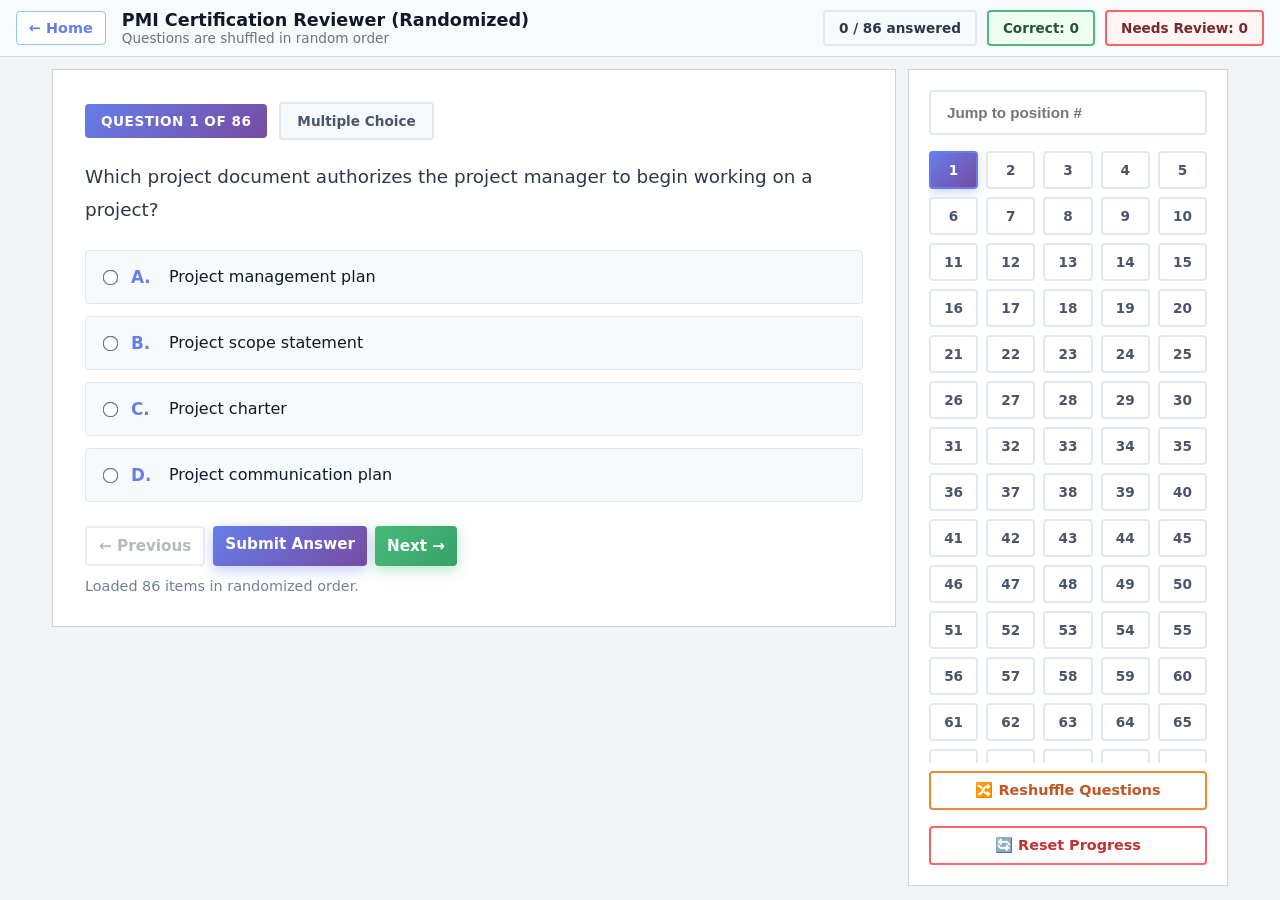
<file: exams/pmi-random.html>
<!DOCTYPE html>
<html lang="en">
<head>
  <meta charset="UTF-8" />
  <meta name="viewport" content="width=device-width, initial-scale=1.0" />
  <title>PMI Certification Reviewer - Randomized</title>
  <style>
    * { box-sizing: border-box; margin: 0; padding: 0; }

    body {
      font-family: 'Segoe UI', system-ui, -apple-system, sans-serif;
      background: linear-gradient(135deg, #f5f7fa 0%, #c3cfe2 100%);
      color: #1a202c;
      min-height: 100vh;
    }
    .topbar {
      position: sticky;
      top: 0;
      z-index: 20;
      background: #ffffff;
      border-bottom: 2px solid #e2e8f0;
      padding: 16px 24px;
      display: flex;
      align-items: center;
      gap: 16px;
      flex-wrap: wrap;
      box-shadow: 0 4px 12px rgba(0,0,0,0.05);
    }
    .back {
      text-decoration: none;
      color: #667eea;
      padding: 10px 18px;
      border: 2px solid #667eea;
      border-radius: 12px;
      background: #ffffff;
      font-size: .9rem;
      font-weight: 700;
      transition: all 0.3s ease;
    }
    .back:hover {
      background: #667eea;
      color: #ffffff;
      transform: translateX(-2px);
    }
    .title { font-size: 1.1rem; font-weight: 900; color: #1a202c; }
    .sub { font-size: .85rem; color: #4a5568; }
    .stats { margin-left: auto; display: flex; gap: 10px; flex-wrap: wrap; }
    .pill {
      padding: 8px 14px;
      border-radius: 100px;
      background: #f7fafc;
      border: 2px solid #e2e8f0;
      font-size: .85rem;
      font-weight: 700;
      color: #2d3748;
    }

    .app {
      max-width: 1200px;
      margin: 0 auto;
      padding: 24px;
      display: grid;
      grid-template-columns: 1fr 320px;
      gap: 24px;
      align-items: start;
    }
    @media (max-width: 860px) {
      .app { grid-template-columns: 1fr; }
      .side { position: static !important; }
    }

    .card {
      background: #ffffff;
      border: 2px solid #e2e8f0;
      border-radius: 20px;
      box-shadow: 0 10px 30px rgba(0,0,0,0.08);
    }

    .qcard { padding: 32px; }
    .qmeta { display: flex; gap: 12px; align-items: center; margin-bottom: 20px; flex-wrap: wrap; }
    .badge {
      padding: 9px 16px;
      border-radius: 100px;
      font-size: .85rem;
      font-weight: 800;
      background: linear-gradient(135deg, #667eea 0%, #764ba2 100%);
      color: #ffffff;
      text-transform: uppercase;
      letter-spacing: 0.5px;
    }
    .qtype {
      padding: 9px 16px;
      border-radius: 100px;
      font-size: .85rem;
      background: #f7fafc;
      border: 2px solid #e2e8f0;
      color: #4a5568;
      font-weight: 700;
    }
    .qtext {
      font-size: clamp(1rem,2vw,1.15rem);
      line-height: 1.8;
      margin-bottom: 24px;
      color: #2d3748;
      font-weight: 500;
    }

    .options { display: grid; gap: 12px; }
    .opt {
      border: 2px solid #e2e8f0;
      background: #f7fafc;
      border-radius: 16px;
      padding: 16px 18px;
      display: flex;
      gap: 14px;
      align-items: flex-start;
      cursor: pointer;
      transition: all 0.2s ease;
    }
    .opt:hover {
      border-color: #667eea;
      background: #edf2f7;
      transform: translateX(4px);
    }
    .opt input { margin-top: 4px; transform: scale(1.2); cursor: pointer; }
    .opt.correct {
      border-color: #48bb78;
      background: #f0fff4;
    }
    .opt.wrong {
      border-color: #f56565;
      background: #fff5f5;
    }
    .opt.disabled { pointer-events: none; cursor: default; }
    .opt-letter {
      font-weight: 900;
      min-width: 24px;
      color: #667eea;
      font-size: 1.05rem;
    }

    .study {
      border: 2px dashed #cbd5e0;
      border-radius: 16px;
      padding: 20px;
      background: #f7fafc;
      line-height: 1.8;
      color: #2d3748;
    }
    .study-answer {
      margin-top: 16px;
      padding: 18px;
      border-radius: 16px;
      border: 2px solid #667eea;
      background: #edf2f7;
      white-space: pre-wrap;
      display: none;
      color: #2d3748;
      font-weight: 500;
    }
    .study-answer.show { display: block; }

    .actions { display: flex; gap: 12px; margin-top: 24px; flex-wrap: wrap; }
    button {
      border: 0;
      border-radius: 14px;
      padding: 13px 22px;
      font-size: .95rem;
      font-weight: 800;
      cursor: pointer;
      font-family: inherit;
      transition: all 0.3s ease;
    }
    button:hover:not(:disabled) {
      transform: translateY(-2px);
      box-shadow: 0 8px 20px rgba(0,0,0,0.15);
    }
    button:disabled { opacity: .4; cursor: not-allowed; }
    .b-secondary {
      background: #ffffff;
      color: #4a5568;
      border: 2px solid #cbd5e0;
    }
    .b-secondary:hover:not(:disabled) {
      border-color: #667eea;
      color: #667eea;
    }
    .b-primary {
      background: linear-gradient(135deg, #667eea 0%, #764ba2 100%);
      color: #ffffff;
      box-shadow: 0 4px 14px rgba(102,126,234,0.4);
    }
    .b-next {
      background: linear-gradient(135deg, #48bb78 0%, #38a169 100%);
      color: #ffffff;
      box-shadow: 0 4px 14px rgba(72,187,120,0.4);
    }
    .b-reveal {
      background: linear-gradient(135deg, #ed8936 0%, #dd6b20 100%);
      color: #ffffff;
      box-shadow: 0 4px 14px rgba(237,137,54,0.4);
    }

    .result {
      margin-top: 20px;
      padding: 18px;
      border-radius: 16px;
      border: 2px solid #cbd5e0;
      background: #f7fafc;
      line-height: 1.7;
      display: none;
      color: #2d3748;
    }
    .result.show { display: block; }
    .result.correct {
      border-color: #48bb78;
      background: #f0fff4;
      color: #22543d;
    }
    .result.wrong {
      border-color: #f56565;
      background: #fff5f5;
      color: #742a2a;
    }

    .side { padding: 20px; position: sticky; top: 100px; }
    .search {
      width: 100%;
      padding: 12px 16px;
      border-radius: 14px;
      border: 2px solid #e2e8f0;
      background: #ffffff;
      color: #2d3748;
      margin-bottom: 16px;
      font-size: .95rem;
      font-weight: 600;
      transition: all 0.2s ease;
    }
    .search:focus {
      outline: none;
      border-color: #667eea;
      box-shadow: 0 0 0 3px rgba(102,126,234,0.1);
    }
    .grid {
      display: grid;
      grid-template-columns: repeat(5, 1fr);
      gap: 8px;
      max-height: 68vh;
      overflow: auto;
    }
    .nav {
      padding: 11px 0;
      border-radius: 12px;
      border: 2px solid #e2e8f0;
      background: #ffffff;
      color: #4a5568;
      font-weight: 800;
      cursor: pointer;
      font-size: .85rem;
      transition: all 0.2s ease;
    }
    .nav:hover {
      border-color: #667eea;
      transform: scale(1.05);
    }
    .nav.current {
      background: linear-gradient(135deg, #667eea 0%, #764ba2 100%);
      border-color: #667eea;
      color: #ffffff;
      box-shadow: 0 4px 12px rgba(102,126,234,0.3);
    }
    .nav.done {
      background: #f0fff4;
      border-color: #48bb78;
      color: #22543d;
    }
    .nav.wrong {
      background: #fff5f5;
      border-color: #f56565;
      color: #742a2a;
    }
    .nav.study {
      background: #fffaf0;
      border-color: #ed8936;
      color: #7c2d12;
    }

    .status {
      margin-top: 12px;
      color: #718096;
      font-size: .9rem;
    }

    .reset-btn {
      width: 100%;
      margin-top: 16px;
      padding: 12px 16px;
      border-radius: 14px;
      border: 2px solid #f56565;
      background: #ffffff;
      color: #c53030;
      font-size: .9rem;
      font-weight: 800;
      cursor: pointer;
      transition: all 0.3s ease;
      font-family: inherit;
    }
    .reset-btn:hover {
      background: #fff5f5;
      transform: translateY(-2px);
      box-shadow: 0 4px 12px rgba(245,101,101,0.3);
    }

    .shuffle-btn {
      width: 100%;
      margin-top: 8px;
      padding: 12px 16px;
      border-radius: 14px;
      border: 2px solid #ed8936;
      background: #ffffff;
      color: #c05621;
      font-size: .9rem;
      font-weight: 800;
      cursor: pointer;
      transition: all 0.3s ease;
      font-family: inherit;
    }
    .shuffle-btn:hover {
      background: #fffaf0;
      transform: translateY(-2px);
      box-shadow: 0 4px 12px rgba(237,137,54,0.3);
    }
  </style>
  <link rel="stylesheet" href="./pmi-clean.css" />
</head>
<body>
  <div class="topbar">
    <a href="../index.html" class="back">← Home</a>
    <div>
      <div class="title">PMI Certification Reviewer (Randomized)</div>
      <div class="sub">Questions are shuffled in random order</div>
    </div>
    <div class="stats">
      <div class="pill" id="pillProgress">0 / 0 answered</div>
      <div class="pill" id="pillCorrect" style="color:#22543d;background:#f0fff4;border-color:#48bb78">Correct: 0</div>
      <div class="pill" id="pillWrong" style="color:#742a2a;background:#fff5f5;border-color:#f56565">Needs Review: 0</div>
    </div>
  </div>

  <div class="app">
    <main class="card qcard">
      <div class="qmeta">
        <span class="badge" id="qNumber">Question -</span>
        <span class="qtype" id="qType">Loading...</span>
      </div>
      <p class="qtext" id="qText">Loading questions...</p>
      <div id="contentArea"></div>
      <div class="actions">
        <button class="b-secondary" id="prevBtn">← Previous</button>
        <button class="b-primary" id="submitBtn">Submit Answer</button>
        <button class="b-reveal" id="revealBtn" style="display:none">Reveal Answer</button>
        <button class="b-next" id="nextBtn">Next →</button>
      </div>
      <div class="result" id="resultBox"></div>
      <div class="status" id="loadStatus">Loaded local question bank.</div>
    </main>

    <aside class="card side">
      <input class="search" id="jumpInput" placeholder="Jump to position #" inputmode="numeric" />
      <div class="grid" id="navGrid"></div>
      <button class="shuffle-btn" id="shuffleBtn">🔀 Reshuffle Questions</button>
      <button class="reset-btn" id="resetBtn">🔄 Reset Progress</button>
    </aside>
  </div>

  <script src="./pmi-questions.js"></script>
  <script src="./pmi-interactive.js"></script>
  <script>
    const STORAGE_KEY = "pmi-random-reviewer-v1";
    const sourceQuestions = Array.isArray(window.PMI_QUESTIONS) ? window.PMI_QUESTIONS : [];
    let questions = [];
    let state = { current: 0, answers: {}, viewedStudy: {}, interactiveResults: {}, interactiveAnswers: {}, questionOrder: [] };

    // Shuffle function using Fisher-Yates algorithm
    function shuffleArray(array) {
      const shuffled = [...array];
      for (let i = shuffled.length - 1; i > 0; i--) {
        const j = Math.floor(Math.random() * (i + 1));
        [shuffled[i], shuffled[j]] = [shuffled[j], shuffled[i]];
      }
      return shuffled;
    }

    // Initialize questions
    try {
      const saved = JSON.parse(localStorage.getItem(STORAGE_KEY) || "null");
      if (saved && typeof saved === "object" && Array.isArray(saved.questionOrder) && saved.questionOrder.length === sourceQuestions.length) {
        // Use saved order
        state = {
          current: Number.isInteger(saved.current) ? saved.current : 0,
          answers: saved.answers || {},
          viewedStudy: saved.viewedStudy || {},
          interactiveResults: saved.interactiveResults || {},
          interactiveAnswers: saved.interactiveAnswers || {},
          questionOrder: saved.questionOrder
        };
        questions = state.questionOrder.map(idx => sourceQuestions[idx]);
      } else {
        // Create new random order
        questions = shuffleArray(sourceQuestions);
        state.questionOrder = questions.map(q => sourceQuestions.indexOf(q));
      }
    } catch {
      questions = shuffleArray(sourceQuestions);
      state.questionOrder = questions.map(q => sourceQuestions.indexOf(q));
    }

    const $ = id => document.getElementById(id);
    const qNumber = $("qNumber"), qType = $("qType"), qText = $("qText"), contentArea = $("contentArea"),
          resultBox = $("resultBox"), prevBtn = $("prevBtn"), nextBtn = $("nextBtn"), submitBtn = $("submitBtn"),
          revealBtn = $("revealBtn"), navGrid = $("navGrid"), jumpInput = $("jumpInput"), loadStatus = $("loadStatus"),
          pillProgress = $("pillProgress"), pillCorrect = $("pillCorrect"), pillWrong = $("pillWrong"),
          resetBtn = $("resetBtn"), shuffleBtn = $("shuffleBtn");

    function save() {
      localStorage.setItem(STORAGE_KEY, JSON.stringify(state));
    }

    function updateStats() {
      const total = questions.length;
      const answeredMcq = Object.values(state.answers).length;
      const viewedStudy = Object.values(state.viewedStudy).filter(Boolean).length;
      const answered = answeredMcq + viewedStudy;
      const interactive = Object.values(state.interactiveResults || {});
      const correct = Object.values(state.answers).filter(x => x.correct).length + interactive.filter(x => x && x.correct).length;
      const wrong = Object.values(state.answers).filter(x => !x.correct).length + interactive.filter(x => x && !x.correct).length;
      pillProgress.textContent = `${answered} / ${total} answered`;
      pillCorrect.textContent = `Correct: ${correct}`;
      pillWrong.textContent = `Needs Review: ${wrong}`;
    }

    function renderNav() {
      navGrid.innerHTML = "";
      questions.forEach((q, index) => {
        const b = document.createElement("button");
        b.className = "nav";
        b.textContent = index + 1; // Show position instead of question number
        if (index === state.current) b.classList.add("current");
        if (q.type === "mcq" && state.answers[q.number]) b.classList.add(state.answers[q.number].correct ? "done" : "wrong");
        if (q.type !== "mcq" && state.viewedStudy[q.number]) {
          if (PMI_INTERACTIVE.isInteractive(q) && state.interactiveResults[q.number]) {
            b.classList.add(state.interactiveResults[q.number].correct ? "done" : "wrong");
          } else {
            b.classList.add("study");
          }
        }
        b.onclick = () => { state.current = index; save(); render(); };
        navGrid.appendChild(b);
      });
    }

    function renderMCQ(q) {
      const wrap = document.createElement("div");
      wrap.className = "options";
      Object.entries(q.options).forEach(([key, value]) => {
        const label = document.createElement("label");
        label.className = "opt";
        label.innerHTML = `<input type="radio" name="opt" value="${key}" /><span class="opt-letter">${key}.</span><span>${value}</span>`;
        wrap.appendChild(label);
      });
      contentArea.appendChild(wrap);

      const existing = state.answers[q.number];
      if (existing) {
        wrap.querySelectorAll(".opt").forEach(opt => {
          const input = opt.querySelector("input");
          opt.classList.add("disabled");
          input.disabled = true;
          if (input.value === existing.selected) input.checked = true;
          if (input.value === q.answer) opt.classList.add("correct");
          if (input.value === existing.selected && !existing.correct) opt.classList.add("wrong");
        });

        resultBox.className = `result show ${existing.correct ? "correct" : "wrong"}`;
        resultBox.innerHTML = `<strong>${existing.correct ? "✓ Correct!" : "✗ Incorrect"}</strong><br/>Correct answer: <strong>${q.answer}. ${q.options[q.answer]}</strong><div style="margin-top:10px;color:#4a5568">${q.explanation || ""}</div>`;
        submitBtn.style.display = "inline-flex";
        submitBtn.disabled = true;
      } else {
        resultBox.className = "result";
        resultBox.innerHTML = "";
        submitBtn.style.display = "inline-flex";
        submitBtn.disabled = false;
      }

      revealBtn.style.display = "none";
    }

    function renderStudy(q) {
      if (PMI_INTERACTIVE.isInteractive(q)) {
        const completed = !!state.viewedStudy[q.number] && !!state.interactiveResults[q.number];
        PMI_INTERACTIVE.render(q, contentArea, completed, (isCorrect, response) => {
          state.viewedStudy[q.number] = true;
          state.interactiveResults[q.number] = { correct: !!isCorrect };
          if (response) state.interactiveAnswers[q.number] = response;
          save();
          updateStats();
          renderNav();
        }, state.interactiveAnswers[q.number]);
        submitBtn.style.display = "none";
        revealBtn.style.display = "none";
        return;
      }
      const box = document.createElement("div");
      box.className = "study";
      box.textContent = q.question;
      const ans = document.createElement("div");
      ans.className = "study-answer" + (state.viewedStudy[q.number] ? " show" : "");
      ans.textContent = q.answerText || "";
      box.appendChild(ans);
      contentArea.appendChild(box);

      submitBtn.style.display = "none";
      revealBtn.style.display = "inline-flex";
      revealBtn.textContent = state.viewedStudy[q.number] ? "Answer Revealed" : "Reveal Answer";
      revealBtn.disabled = !!state.viewedStudy[q.number];
      revealBtn.onclick = () => {
        state.viewedStudy[q.number] = true;
        save();
        render();
      };

      if (state.viewedStudy[q.number]) {
        resultBox.className = "result show correct";
        resultBox.innerHTML = `<strong>Answer revealed.</strong><div style="margin-top:10px;color:#4a5568">${q.explanation || ""}</div>`;
      } else {
        resultBox.className = "result";
        resultBox.innerHTML = "";
      }
    }

    function render() {
      if (!questions.length) return;
      if (state.current < 0) state.current = 0;
      if (state.current > questions.length - 1) state.current = questions.length - 1;

      const q = questions[state.current];
      qNumber.textContent = `Question ${state.current + 1} of ${questions.length}`;
      qType.textContent = q.type === "mcq" ? "Multiple Choice" : q.type === "order" ? "Ordering" : q.type === "match" ? "Matching" : q.type === "classify" ? "Classification" : "Study Item";
      qText.textContent = q.question;

      contentArea.innerHTML = "";
      resultBox.className = "result";
      resultBox.innerHTML = "";

      if (q.type === "mcq") renderMCQ(q);
      else renderStudy(q);

      prevBtn.disabled = state.current === 0;
      nextBtn.disabled = state.current === questions.length - 1;
      updateStats();
      renderNav();
      save();
    }

    prevBtn.onclick = () => {
      if (state.current > 0) {
        state.current -= 1;
        render();
      }
    };

    nextBtn.onclick = () => {
      if (state.current < questions.length - 1) {
        state.current += 1;
        render();
      }
    };

    submitBtn.onclick = () => {
      const q = questions[state.current];
      const selected = contentArea.querySelector('input[name="opt"]:checked');
      if (!selected) {
        resultBox.className = "result show wrong";
        resultBox.innerHTML = "<strong>Please select an answer first.</strong>";
        return;
      }
      state.answers[q.number] = { selected: selected.value, correct: selected.value === q.answer };
      render();
    };

    jumpInput.onkeydown = (e) => {
      if (e.key !== "Enter") return;
      const num = parseInt(jumpInput.value, 10);
      if (!Number.isNaN(num) && num >= 1 && num <= questions.length) {
        state.current = num - 1; // Convert to 0-based index
        render();
      }
      jumpInput.value = "";
    };

    shuffleBtn.onclick = () => {
      const confirmed = confirm("Reshuffle all questions? This will create a new random order but keep your progress.");
      if (confirmed) {
        questions = shuffleArray(sourceQuestions);
        state.questionOrder = questions.map(q => sourceQuestions.indexOf(q));
        state.current = 0;
        render();
        alert("Questions reshuffled!");
      }
    };

    resetBtn.onclick = () => {
      const confirmed = confirm("Are you sure you want to reset all progress? This will clear all your answers and cannot be undone.");
      if (confirmed) {
        localStorage.removeItem(STORAGE_KEY);
        questions = shuffleArray(sourceQuestions);
        state = {
          current: 0,
          answers: {},
          viewedStudy: {},
          interactiveResults: {},
          interactiveAnswers: {},
          questionOrder: questions.map(q => sourceQuestions.indexOf(q))
        };
        render();
        alert("Progress has been reset and questions reshuffled!");
      }
    };

    document.addEventListener("keydown", (e) => {
      if (e.key === "ArrowRight" && state.current < questions.length - 1) { state.current++; render(); }
      if (e.key === "ArrowLeft" && state.current > 0) { state.current--; render(); }
    });

    if (questions.length > 0) {
      loadStatus.textContent = `Loaded ${questions.length} items in randomized order.`;
      render();
    } else {
      loadStatus.textContent = "Failed to load local question bank.";
      qType.textContent = "Load Error";
      qText.textContent = "Could not load local question data. Ensure exams/pmi-questions.js is available.";
      prevBtn.disabled = true;
      nextBtn.disabled = true;
      submitBtn.disabled = true;
    }
  </script>
</body>
</html>
</file>
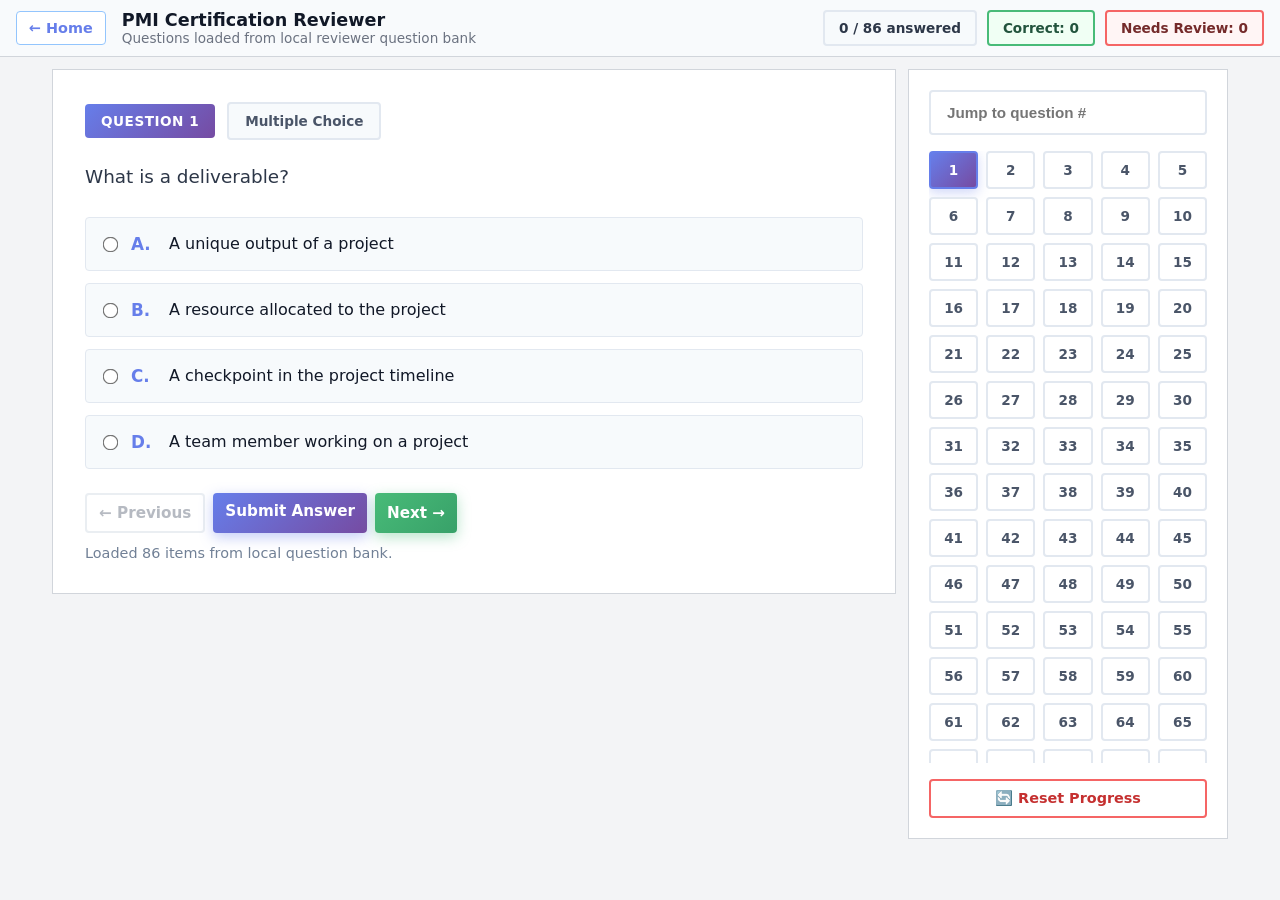
<file: exams/pmi.html>
<!DOCTYPE html>
<html lang="en">
<head>
  <meta charset="UTF-8" />
  <meta name="viewport" content="width=device-width, initial-scale=1.0" />
  <title>PMI Certification Reviewer</title>
  <style>
    * { box-sizing: border-box; margin: 0; padding: 0; }

    body {
      font-family: 'Segoe UI', system-ui, -apple-system, sans-serif;
      background: linear-gradient(135deg, #f5f7fa 0%, #c3cfe2 100%);
      color: #1a202c;
      min-height: 100vh;
    }
    .topbar {
      position: sticky;
      top: 0;
      z-index: 20;
      background: #ffffff;
      border-bottom: 2px solid #e2e8f0;
      padding: 16px 24px;
      display: flex;
      align-items: center;
      gap: 16px;
      flex-wrap: wrap;
      box-shadow: 0 4px 12px rgba(0,0,0,0.05);
    }
    .back {
      text-decoration: none;
      color: #667eea;
      padding: 10px 18px;
      border: 2px solid #667eea;
      border-radius: 12px;
      background: #ffffff;
      font-size: .9rem;
      font-weight: 700;
      transition: all 0.3s ease;
    }
    .back:hover {
      background: #667eea;
      color: #ffffff;
      transform: translateX(-2px);
    }
    .title { font-size: 1.1rem; font-weight: 900; color: #1a202c; }
    .sub { font-size: .85rem; color: #4a5568; }
    .stats { margin-left: auto; display: flex; gap: 10px; flex-wrap: wrap; }
    .pill {
      padding: 8px 14px;
      border-radius: 100px;
      background: #f7fafc;
      border: 2px solid #e2e8f0;
      font-size: .85rem;
      font-weight: 700;
      color: #2d3748;
    }

    .app {
      max-width: 1200px;
      margin: 0 auto;
      padding: 24px;
      display: grid;
      grid-template-columns: 1fr 320px;
      gap: 24px;
      align-items: start;
    }
    @media (max-width: 860px) {
      .app { grid-template-columns: 1fr; }
      .side { position: static !important; }
    }

    .card {
      background: #ffffff;
      border: 2px solid #e2e8f0;
      border-radius: 20px;
      box-shadow: 0 10px 30px rgba(0,0,0,0.08);
    }

    .qcard { padding: 32px; }
    .qmeta { display: flex; gap: 12px; align-items: center; margin-bottom: 20px; flex-wrap: wrap; }
    .badge {
      padding: 9px 16px;
      border-radius: 100px;
      font-size: .85rem;
      font-weight: 800;
      background: linear-gradient(135deg, #667eea 0%, #764ba2 100%);
      color: #ffffff;
      text-transform: uppercase;
      letter-spacing: 0.5px;
    }
    .qtype {
      padding: 9px 16px;
      border-radius: 100px;
      font-size: .85rem;
      background: #f7fafc;
      border: 2px solid #e2e8f0;
      color: #4a5568;
      font-weight: 700;
    }
    .qtext {
      font-size: clamp(1rem,2vw,1.15rem);
      line-height: 1.8;
      margin-bottom: 24px;
      color: #2d3748;
      font-weight: 500;
    }

    .options { display: grid; gap: 12px; }
    .opt {
      border: 2px solid #e2e8f0;
      background: #f7fafc;
      border-radius: 16px;
      padding: 16px 18px;
      display: flex;
      gap: 14px;
      align-items: flex-start;
      cursor: pointer;
      transition: all 0.2s ease;
    }
    .opt:hover {
      border-color: #667eea;
      background: #edf2f7;
      transform: translateX(4px);
    }
    .opt input { margin-top: 4px; transform: scale(1.2); cursor: pointer; }
    .opt.correct {
      border-color: #48bb78;
      background: #f0fff4;
    }
    .opt.wrong {
      border-color: #f56565;
      background: #fff5f5;
    }
    .opt.disabled { pointer-events: none; cursor: default; }
    .opt-letter {
      font-weight: 900;
      min-width: 24px;
      color: #667eea;
      font-size: 1.05rem;
    }

    .study {
      border: 2px dashed #cbd5e0;
      border-radius: 16px;
      padding: 20px;
      background: #f7fafc;
      line-height: 1.8;
      color: #2d3748;
    }
    .study-answer {
      margin-top: 16px;
      padding: 18px;
      border-radius: 16px;
      border: 2px solid #667eea;
      background: #edf2f7;
      white-space: pre-wrap;
      display: none;
      color: #2d3748;
      font-weight: 500;
    }
    .study-answer.show { display: block; }

    .actions { display: flex; gap: 12px; margin-top: 24px; flex-wrap: wrap; }
    button {
      border: 0;
      border-radius: 14px;
      padding: 13px 22px;
      font-size: .95rem;
      font-weight: 800;
      cursor: pointer;
      font-family: inherit;
      transition: all 0.3s ease;
    }
    button:hover:not(:disabled) {
      transform: translateY(-2px);
      box-shadow: 0 8px 20px rgba(0,0,0,0.15);
    }
    button:disabled { opacity: .4; cursor: not-allowed; }
    .b-secondary {
      background: #ffffff;
      color: #4a5568;
      border: 2px solid #cbd5e0;
    }
    .b-secondary:hover:not(:disabled) {
      border-color: #667eea;
      color: #667eea;
    }
    .b-primary {
      background: linear-gradient(135deg, #667eea 0%, #764ba2 100%);
      color: #ffffff;
      box-shadow: 0 4px 14px rgba(102,126,234,0.4);
    }
    .b-next {
      background: linear-gradient(135deg, #48bb78 0%, #38a169 100%);
      color: #ffffff;
      box-shadow: 0 4px 14px rgba(72,187,120,0.4);
    }
    .b-reveal {
      background: linear-gradient(135deg, #ed8936 0%, #dd6b20 100%);
      color: #ffffff;
      box-shadow: 0 4px 14px rgba(237,137,54,0.4);
    }

    .result {
      margin-top: 20px;
      padding: 18px;
      border-radius: 16px;
      border: 2px solid #cbd5e0;
      background: #f7fafc;
      line-height: 1.7;
      display: none;
      color: #2d3748;
    }
    .result.show { display: block; }
    .result.correct {
      border-color: #48bb78;
      background: #f0fff4;
      color: #22543d;
    }
    .result.wrong {
      border-color: #f56565;
      background: #fff5f5;
      color: #742a2a;
    }

    .side { padding: 20px; position: sticky; top: 100px; }
    .search {
      width: 100%;
      padding: 12px 16px;
      border-radius: 14px;
      border: 2px solid #e2e8f0;
      background: #ffffff;
      color: #2d3748;
      margin-bottom: 16px;
      font-size: .95rem;
      font-weight: 600;
      transition: all 0.2s ease;
    }
    .search:focus {
      outline: none;
      border-color: #667eea;
      box-shadow: 0 0 0 3px rgba(102,126,234,0.1);
    }
    .grid {
      display: grid;
      grid-template-columns: repeat(5, 1fr);
      gap: 8px;
      max-height: 68vh;
      overflow: auto;
    }
    .nav {
      padding: 11px 0;
      border-radius: 12px;
      border: 2px solid #e2e8f0;
      background: #ffffff;
      color: #4a5568;
      font-weight: 800;
      cursor: pointer;
      font-size: .85rem;
      transition: all 0.2s ease;
    }
    .nav:hover {
      border-color: #667eea;
      transform: scale(1.05);
    }
    .nav.current {
      background: linear-gradient(135deg, #667eea 0%, #764ba2 100%);
      border-color: #667eea;
      color: #ffffff;
      box-shadow: 0 4px 12px rgba(102,126,234,0.3);
    }
    .nav.done {
      background: #f0fff4;
      border-color: #48bb78;
      color: #22543d;
    }
    .nav.wrong {
      background: #fff5f5;
      border-color: #f56565;
      color: #742a2a;
    }
    .nav.study {
      background: #fffaf0;
      border-color: #ed8936;
      color: #7c2d12;
    }

    .status {
      margin-top: 12px;
      color: #718096;
      font-size: .9rem;
    }

    .reset-btn {
      width: 100%;
      margin-top: 16px;
      padding: 12px 16px;
      border-radius: 14px;
      border: 2px solid #f56565;
      background: #ffffff;
      color: #c53030;
      font-size: .9rem;
      font-weight: 800;
      cursor: pointer;
      transition: all 0.3s ease;
      font-family: inherit;
    }
    .reset-btn:hover {
      background: #fff5f5;
      transform: translateY(-2px);
      box-shadow: 0 4px 12px rgba(245,101,101,0.3);
    }
  </style>
  <link rel="stylesheet" href="./pmi-clean.css" />
</head>
<body>
  <div class="topbar">
    <a href="../index.html" class="back">← Home</a>
    <div>
      <div class="title">PMI Certification Reviewer</div>
      <div class="sub">Questions loaded from local reviewer question bank</div>
    </div>
    <div class="stats">
      <div class="pill" id="pillProgress">0 / 0 answered</div>
      <div class="pill" id="pillCorrect" style="color:#22543d;background:#f0fff4;border-color:#48bb78">Correct: 0</div>
      <div class="pill" id="pillWrong" style="color:#742a2a;background:#fff5f5;border-color:#f56565">Needs Review: 0</div>
    </div>
  </div>

  <div class="app">
    <main class="card qcard">
      <div class="qmeta">
        <span class="badge" id="qNumber">Question -</span>
        <span class="qtype" id="qType">Loading...</span>
      </div>
      <p class="qtext" id="qText">Loading questions...</p>
      <div id="contentArea"></div>
      <div class="actions">
        <button class="b-secondary" id="prevBtn">← Previous</button>
        <button class="b-primary" id="submitBtn">Submit Answer</button>
        <button class="b-reveal" id="revealBtn" style="display:none">Reveal Answer</button>
        <button class="b-next" id="nextBtn">Next →</button>
      </div>
      <div class="result" id="resultBox"></div>
      <div class="status" id="loadStatus">Loaded local question bank.</div>
    </main>

    <aside class="card side">
      <input class="search" id="jumpInput" placeholder="Jump to question #" inputmode="numeric" />
      <div class="grid" id="navGrid"></div>
      <button class="reset-btn" id="resetBtn">🔄 Reset Progress</button>
    </aside>
  </div>

  <script src="./pmi-questions.js"></script>
  <script src="./pmi-interactive.js"></script>
  <script>
    const STORAGE_KEY = "pmi-single-reviewer-v1";
    const questions = Array.isArray(window.PMI_QUESTIONS) ? window.PMI_QUESTIONS : [];
    let state = { current: 0, answers: {}, viewedStudy: {}, interactiveResults: {}, interactiveAnswers: {} };

    try {
      const saved = JSON.parse(localStorage.getItem(STORAGE_KEY) || "null");
      if (saved && typeof saved === "object") {
        state = {
          current: Number.isInteger(saved.current) ? saved.current : 0,
          answers: saved.answers || {},
          viewedStudy: saved.viewedStudy || {},
          interactiveResults: saved.interactiveResults || {},
          interactiveAnswers: saved.interactiveAnswers || {}
        };
      }
    } catch {}

    const $ = id => document.getElementById(id);
    const qNumber = $("qNumber"), qType = $("qType"), qText = $("qText"), contentArea = $("contentArea"),
          resultBox = $("resultBox"), prevBtn = $("prevBtn"), nextBtn = $("nextBtn"), submitBtn = $("submitBtn"),
          revealBtn = $("revealBtn"), navGrid = $("navGrid"), jumpInput = $("jumpInput"), loadStatus = $("loadStatus"),
          pillProgress = $("pillProgress"), pillCorrect = $("pillCorrect"), pillWrong = $("pillWrong"), resetBtn = $("resetBtn");

    function save() {
      localStorage.setItem(STORAGE_KEY, JSON.stringify(state));
    }

    function updateStats() {
      const total = questions.length;
      const answeredMcq = Object.values(state.answers).length;
      const viewedStudy = Object.values(state.viewedStudy).filter(Boolean).length;
      const answered = answeredMcq + viewedStudy;
      const interactive = Object.values(state.interactiveResults || {});
      const correct = Object.values(state.answers).filter(x => x.correct).length + interactive.filter(x => x && x.correct).length;
      const wrong = Object.values(state.answers).filter(x => !x.correct).length + interactive.filter(x => x && !x.correct).length;
      pillProgress.textContent = `${answered} / ${total} answered`;
      pillCorrect.textContent = `Correct: ${correct}`;
      pillWrong.textContent = `Needs Review: ${wrong}`;
    }

    function renderNav() {
      navGrid.innerHTML = "";
      questions.forEach((q, index) => {
        const b = document.createElement("button");
        b.className = "nav";
        b.textContent = q.number;
        if (index === state.current) b.classList.add("current");
        if (q.type === "mcq" && state.answers[q.number]) b.classList.add(state.answers[q.number].correct ? "done" : "wrong");
        if (q.type !== "mcq" && state.viewedStudy[q.number]) {
          if (PMI_INTERACTIVE.isInteractive(q) && state.interactiveResults[q.number]) {
            b.classList.add(state.interactiveResults[q.number].correct ? "done" : "wrong");
          } else {
            b.classList.add("study");
          }
        }
        b.onclick = () => { state.current = index; save(); render(); };
        navGrid.appendChild(b);
      });
    }

    function renderMCQ(q) {
      const wrap = document.createElement("div");
      wrap.className = "options";
      Object.entries(q.options).forEach(([key, value]) => {
        const label = document.createElement("label");
        label.className = "opt";
        label.innerHTML = `<input type="radio" name="opt" value="${key}" /><span class="opt-letter">${key}.</span><span>${value}</span>`;
        wrap.appendChild(label);
      });
      contentArea.appendChild(wrap);

      const existing = state.answers[q.number];
      if (existing) {
        wrap.querySelectorAll(".opt").forEach(opt => {
          const input = opt.querySelector("input");
          opt.classList.add("disabled");
          input.disabled = true;
          if (input.value === existing.selected) input.checked = true;
          if (input.value === q.answer) opt.classList.add("correct");
          if (input.value === existing.selected && !existing.correct) opt.classList.add("wrong");
        });

        resultBox.className = `result show ${existing.correct ? "correct" : "wrong"}`;
        resultBox.innerHTML = `<strong>${existing.correct ? "✓ Correct!" : "✗ Incorrect"}</strong><br/>Correct answer: <strong>${q.answer}. ${q.options[q.answer]}</strong><div style="margin-top:10px;color:#4a5568">${q.explanation || ""}</div>`;
        submitBtn.style.display = "inline-flex";
        submitBtn.disabled = true;
      } else {
        resultBox.className = "result";
        resultBox.innerHTML = "";
        submitBtn.style.display = "inline-flex";
        submitBtn.disabled = false;
      }

      revealBtn.style.display = "none";
    }

    function renderStudy(q) {
      if (PMI_INTERACTIVE.isInteractive(q)) {
        const completed = !!state.viewedStudy[q.number] && !!state.interactiveResults[q.number];
        PMI_INTERACTIVE.render(q, contentArea, completed, (isCorrect, response) => {
          state.viewedStudy[q.number] = true;
          state.interactiveResults[q.number] = { correct: !!isCorrect };
          if (response) state.interactiveAnswers[q.number] = response;
          save();
          updateStats();
          renderNav();
        }, state.interactiveAnswers[q.number]);
        submitBtn.style.display = "none";
        revealBtn.style.display = "none";
        return;
      }
      const box = document.createElement("div");
      box.className = "study";
      box.textContent = q.question;
      const ans = document.createElement("div");
      ans.className = "study-answer" + (state.viewedStudy[q.number] ? " show" : "");
      ans.textContent = q.answerText || "";
      box.appendChild(ans);
      contentArea.appendChild(box);

      submitBtn.style.display = "none";
      revealBtn.style.display = "inline-flex";
      revealBtn.textContent = state.viewedStudy[q.number] ? "Answer Revealed" : "Reveal Answer";
      revealBtn.disabled = !!state.viewedStudy[q.number];
      revealBtn.onclick = () => {
        state.viewedStudy[q.number] = true;
        save();
        render();
      };

      if (state.viewedStudy[q.number]) {
        resultBox.className = "result show correct";
        resultBox.innerHTML = `<strong>Answer revealed.</strong><div style="margin-top:10px;color:#4a5568">${q.explanation || ""}</div>`;
      } else {
        resultBox.className = "result";
        resultBox.innerHTML = "";
      }
    }

    function render() {
      if (!questions.length) return;
      if (state.current < 0) state.current = 0;
      if (state.current > questions.length - 1) state.current = questions.length - 1;

      const q = questions[state.current];
      qNumber.textContent = `Question ${q.number}`;
      qType.textContent = q.type === "mcq" ? "Multiple Choice" : q.type === "order" ? "Ordering" : q.type === "match" ? "Matching" : q.type === "classify" ? "Classification" : "Study Item";
      qText.textContent = q.question;

      contentArea.innerHTML = "";
      resultBox.className = "result";
      resultBox.innerHTML = "";

      if (q.type === "mcq") renderMCQ(q);
      else renderStudy(q);

      prevBtn.disabled = state.current === 0;
      nextBtn.disabled = state.current === questions.length - 1;
      updateStats();
      renderNav();
      save();
    }

    prevBtn.onclick = () => {
      if (state.current > 0) {
        state.current -= 1;
        render();
      }
    };

    nextBtn.onclick = () => {
      if (state.current < questions.length - 1) {
        state.current += 1;
        render();
      }
    };

    submitBtn.onclick = () => {
      const q = questions[state.current];
      const selected = contentArea.querySelector('input[name="opt"]:checked');
      if (!selected) {
        resultBox.className = "result show wrong";
        resultBox.innerHTML = "<strong>Please select an answer first.</strong>";
        return;
      }
      state.answers[q.number] = { selected: selected.value, correct: selected.value === q.answer };
      render();
    };

    jumpInput.onkeydown = (e) => {
      if (e.key !== "Enter") return;
      const num = parseInt(jumpInput.value, 10);
      if (!Number.isNaN(num)) {
        const idx = questions.findIndex(q => q.number === num);
        if (idx >= 0) {
          state.current = idx;
          render();
        }
      }
      jumpInput.value = "";
    };

    resetBtn.onclick = () => {
      const confirmed = confirm("Are you sure you want to reset all progress? This will clear all your answers and cannot be undone.");
      if (confirmed) {
        localStorage.removeItem(STORAGE_KEY);
        state = { current: 0, answers: {}, viewedStudy: {}, interactiveResults: {}, interactiveAnswers: {} };
        render();
        alert("Progress has been reset!");
      }
    };

    document.addEventListener("keydown", (e) => {
      if (e.key === "ArrowRight" && state.current < questions.length - 1) { state.current++; render(); }
      if (e.key === "ArrowLeft" && state.current > 0) { state.current--; render(); }
    });

    if (questions.length > 0) {
      loadStatus.textContent = `Loaded ${questions.length} items from local question bank.`;
      render();
    } else {
      loadStatus.textContent = "Failed to load local question bank.";
      qType.textContent = "Load Error";
      qText.textContent = "Could not load local question data. Ensure exams/pmi-questions.js is available.";
      prevBtn.disabled = true;
      nextBtn.disabled = true;
      submitBtn.disabled = true;
    }
  </script>
</body>
</html>
</file>
<file: exams/pmi-clean.css>
/* Shared clean + mobile layout overrides for all exam/reviewer pages */
body {
  background: #f3f4f6 !important;
  color: #111827 !important;
}

.topbar {
  background: #f8fafc !important;
  border-bottom: 1px solid #d1d5db !important;
  padding: 10px 16px !important;
  box-shadow: none !important;
}

.back {
  border-radius: 4px !important;
  border: 1px solid #93c5fd !important;
  padding: 8px 12px !important;
}

.title { color: #111827 !important; }
.sub { color: #6b7280 !important; }

.card {
  border-radius: 0 !important;
  border: 1px solid #d1d5db !important;
  box-shadow: none !important;
}

.qcard { border-radius: 0 !important; }

.qtype,
.badge,
.nav,
.search,
.opt,
.study,
button,
.reset-btn,
.shuffle-btn,
.pill,
.result,
.exam-mode-notice,
.score-card,
.review-item {
  border-radius: 4px !important;
}

.opt {
  border-width: 1px !important;
}

.actions {
  gap: 8px !important;
}

button {
  padding: 9px 12px !important;
}

.app {
  gap: 12px !important;
  padding: 12px !important;
}

.side {
  top: 72px !important;
}

@media (max-width: 700px) {
  .topbar {
    position: static !important;
    padding: 8px 10px !important;
    gap: 8px !important;
  }

  .back {
    padding: 6px 10px !important;
    font-size: .82rem !important;
  }

  .title { font-size: .92rem !important; }
  .sub { font-size: .76rem !important; }

  .stats {
    margin-left: 0 !important;
    width: 100% !important;
    justify-content: flex-end !important;
  }

  .pill {
    padding: 5px 8px !important;
    font-size: .78rem !important;
  }

  .app {
    padding: 8px !important;
    gap: 8px !important;
    grid-template-columns: 1fr !important;
  }

  .qmeta,
  #contentArea,
  .actions {
    padding-left: 12px !important;
    padding-right: 12px !important;
  }

  .qtext {
    font-size: .94rem !important;
    line-height: 1.5 !important;
    padding: 12px !important;
  }

  .side { position: static !important; padding: 10px !important; }
  .grid { max-height: 42vh !important; }

  button {
    font-size: .86rem !important;
    padding: 8px 10px !important;
  }
}

@media (max-width: 480px) {
  .sub { display: none !important; }

  .actions {
    display: grid !important;
    grid-template-columns: 1fr 1fr !important;
  }

  .actions .b-finish {
    grid-column: 1 / -1 !important;
  }

  .nav {
    font-size: .8rem !important;
    padding: 8px 0 !important;
  }
}
</file>
